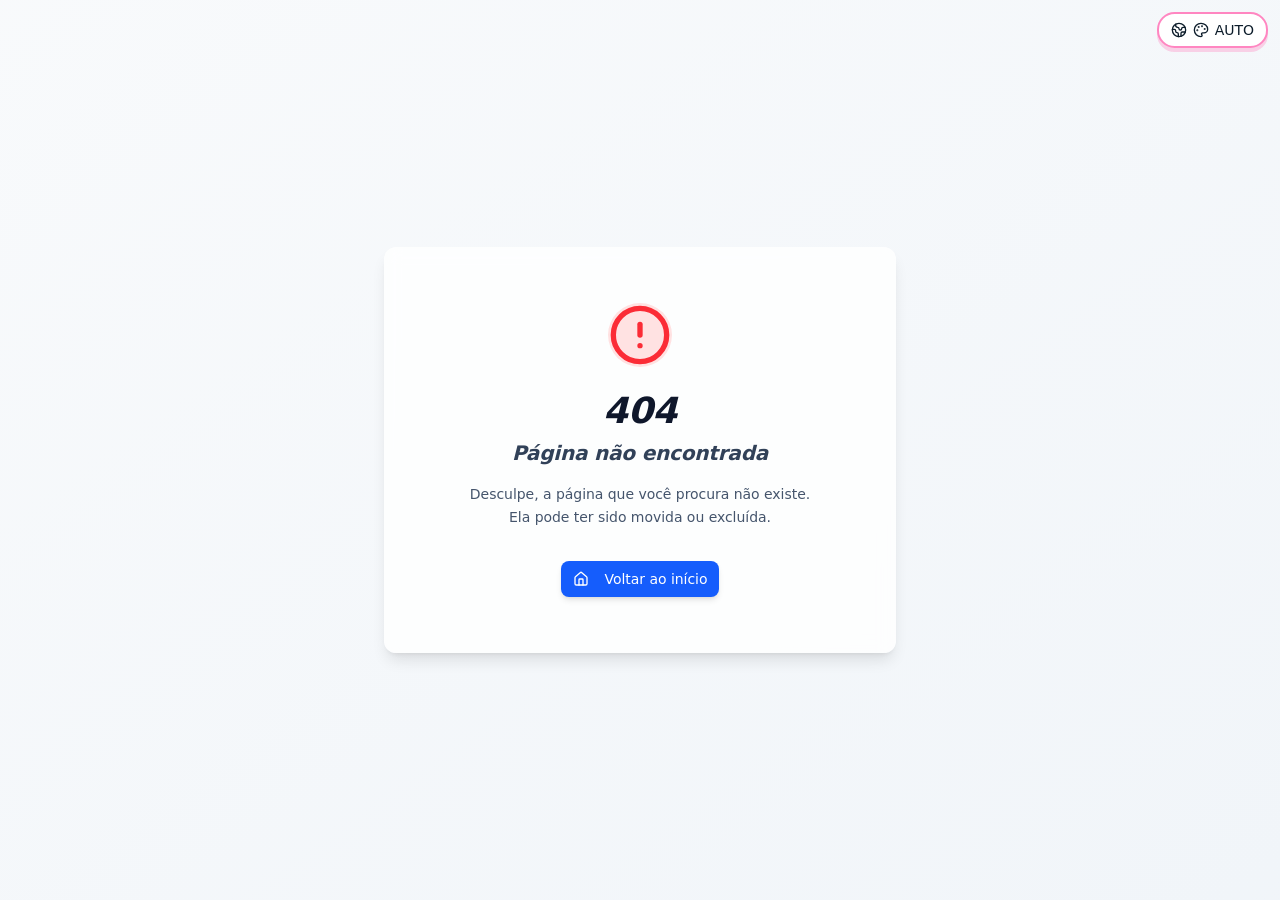
<file: index.html>
<!doctype html>
<html lang="pt-BR">

  <head>
    <meta charset="UTF-8" />
    <meta
      name="viewport"
      content="width=device-width, initial-scale=1.0" />
    <title>Shakstory — Estúdio do Autor</title>    
    <meta name="theme-color" content="#6e4bb6" />
    <link rel="icon" type="image/svg+xml" href="/shakstory-icon.svg" />
    <link rel="apple-touch-icon" href="/icons/icon-192.png" />
    <link rel="manifest" href="/manifest.webmanifest" crossorigin="use-credentials" />
    <link rel="preconnect" href="https://fonts.googleapis.com" />
    <link rel="preconnect" href="https://fonts.gstatic.com" crossorigin />
    <link href="https://fonts.googleapis.com/css2?family=Fraunces:ital,opsz,wght@0,9..144,400;0,9..144,600;1,9..144,400&family=Inter:wght@400;500;600&family=Gelasio:ital,wght@0,400;0,700;1,400&family=Lato:wght@400;700;900&display=swap" rel="stylesheet" />
    <script type="module" crossorigin src="/assets/index-Drra3K06.js"></script>
    <link rel="stylesheet" crossorigin href="/assets/index-C4Lzh-I1.css">
  </head>

  <body>
    <div id="root"></div>
  </body>

</html>
</file>
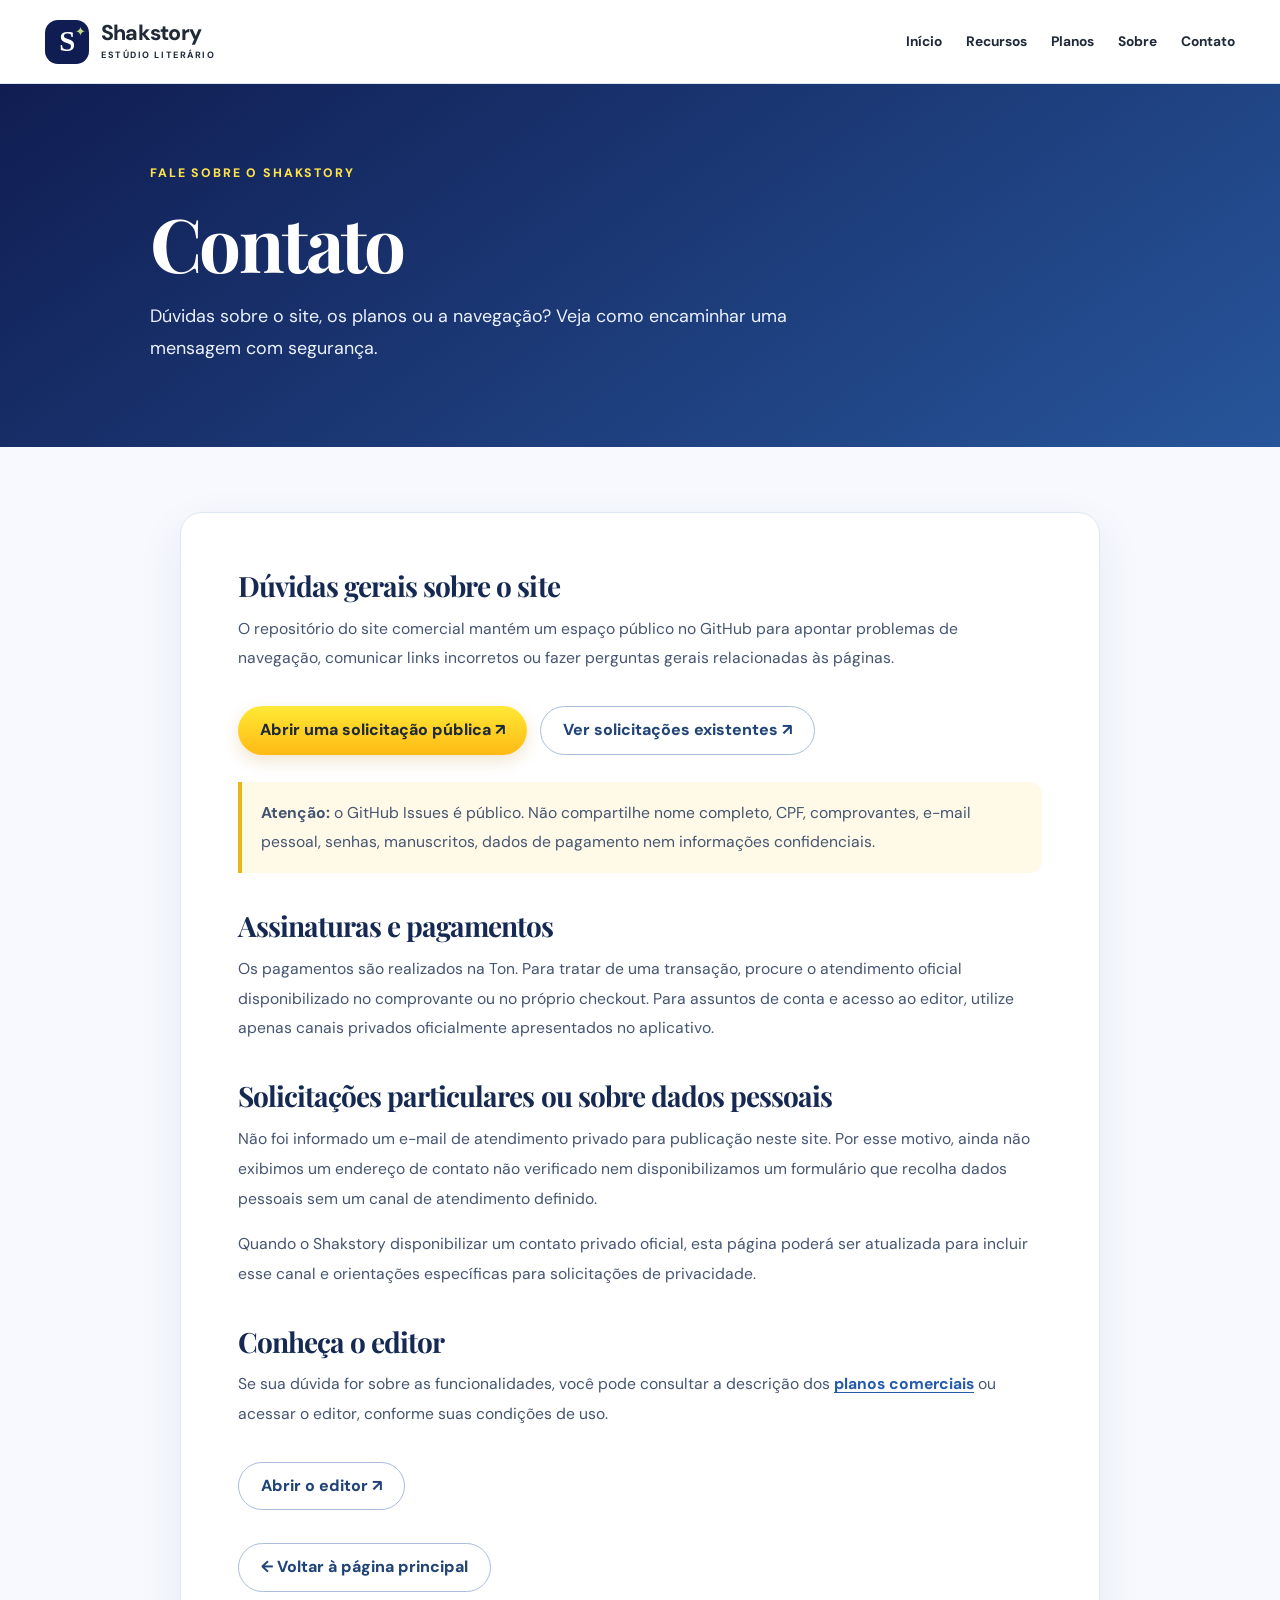
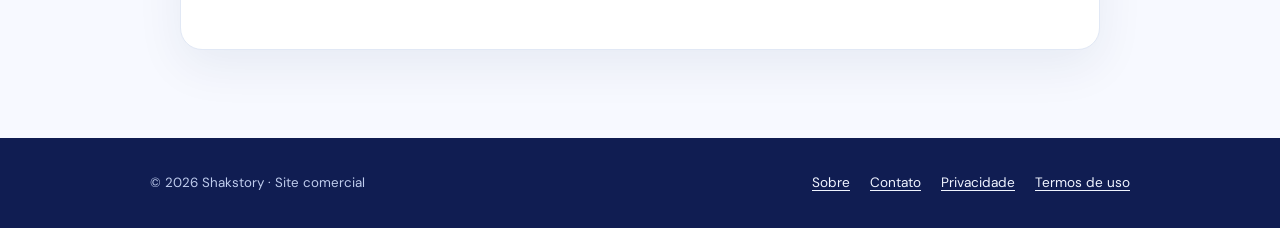
<file: contato.html>
<!doctype html><html lang="pt-BR"><head><meta charset="utf-8"><meta name="viewport" content="width=device-width, initial-scale=1"><meta name="theme-color" content="#101D52"><meta name="description" content="Canais de contato e orientações para dúvidas sobre o Shakstory."><title>Contato | Shakstory</title><link rel="icon" type="image/svg+xml" href="favicon.svg"><link rel="stylesheet" href="styles.css?v=pricing-spin-inspired-v1"><link rel="stylesheet" href="informacoes.css?v=1"><script defer src="script.js"></script></head><body><a class="skip-link" href="#conteudo">Pular para o conteúdo</a><header class="site-header"><div class="container nav-inner"><a class="brand" href="./" aria-label="Página inicial Shakstory"><span class="brand-mark">S<span>✦</span></span><span>Shakstory<small>ESTÚDIO LITERÁRIO</small></span></a><button type="button" class="menu-toggle" aria-expanded="false" aria-controls="main-nav" aria-label="Abrir menu"><span></span><span></span><span></span></button><nav id="main-nav" class="main-nav info-main-nav" aria-label="Menu principal"><a href="./">Início</a><a href="./#recursos">Recursos</a><a href="./#planos">Planos</a><a href="sobre.html">Sobre</a><a href="contato.html">Contato</a></nav></div></header><main id="conteudo"><section class="info-hero"><div class="info-shell"><span class="info-kicker">FALE SOBRE O SHAKSTORY</span><h1>Contato</h1><p>Dúvidas sobre o site, os planos ou a navegação? Veja como encaminhar uma mensagem com segurança.</p></div></section><section class="info-content"><div class="info-shell"><article class="info-paper"><h2>Dúvidas gerais sobre o site</h2><p>O repositório do site comercial mantém um espaço público no GitHub para apontar problemas de navegação, comunicar links incorretos ou fazer perguntas gerais relacionadas às páginas.</p><div class="info-actions"><a class="info-primary" href="https://github.com/Shaksperio/shakstory-site/issues/new" target="_blank" rel="noopener noreferrer">Abrir uma solicitação pública ↗</a><a class="info-secondary" href="https://github.com/Shaksperio/shakstory-site/issues" target="_blank" rel="noopener noreferrer">Ver solicitações existentes ↗</a></div><div class="info-notice"><p><strong>Atenção:</strong> o GitHub Issues é público. Não compartilhe nome completo, CPF, comprovantes, e-mail pessoal, senhas, manuscritos, dados de pagamento nem informações confidenciais.</p></div><h2>Assinaturas e pagamentos</h2><p>Os pagamentos são realizados na Ton. Para tratar de uma transação, procure o atendimento oficial disponibilizado no comprovante ou no próprio checkout. Para assuntos de conta e acesso ao editor, utilize apenas canais privados oficialmente apresentados no aplicativo.</p><h2>Solicitações particulares ou sobre dados pessoais</h2><p>Não foi informado um e-mail de atendimento privado para publicação neste site. Por esse motivo, ainda não exibimos um endereço de contato não verificado nem disponibilizamos um formulário que recolha dados pessoais sem um canal de atendimento definido.</p><p>Quando o Shakstory disponibilizar um contato privado oficial, esta página poderá ser atualizada para incluir esse canal e orientações específicas para solicitações de privacidade.</p><h2>Conheça o editor</h2><p>Se sua dúvida for sobre as funcionalidades, você pode consultar a descrição dos <a href="./#planos">planos comerciais</a> ou acessar o editor, conforme suas condições de uso.</p><div class="info-actions"><a class="info-secondary" href="https://shaksperio.github.io/Shakstory2/" target="_blank" rel="noopener noreferrer">Abrir o editor ↗</a></div><div class="info-actions"><a class="info-secondary" href="./">← Voltar à página principal</a></div></article></div></section></main><footer class="info-footer"><div class="info-shell"><small>© 2026 Shakstory · Site comercial</small><nav aria-label="Páginas institucionais"><a href="sobre.html">Sobre</a><a href="contato.html">Contato</a><a href="politica-de-privacidade.html">Privacidade</a><a href="termos-de-uso.html">Termos de uso</a></nav></div></footer></body></html>
</file>
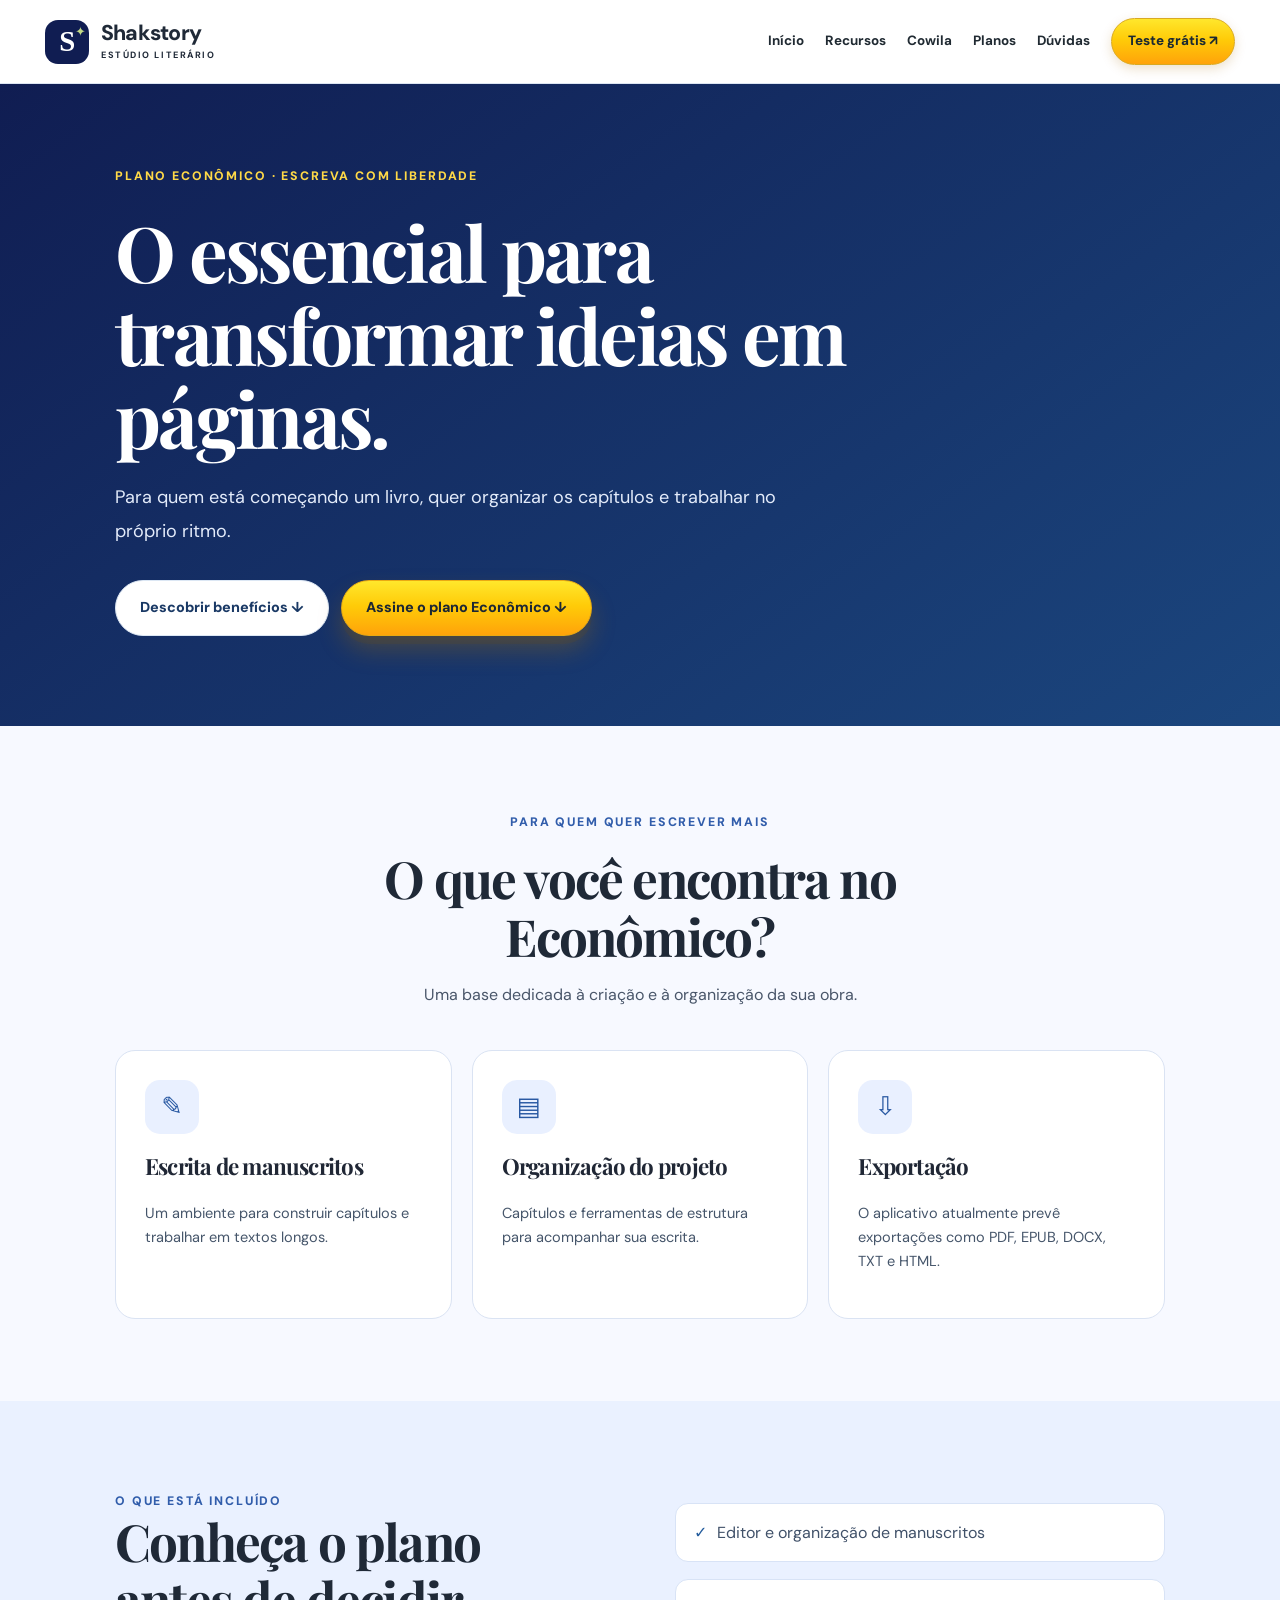
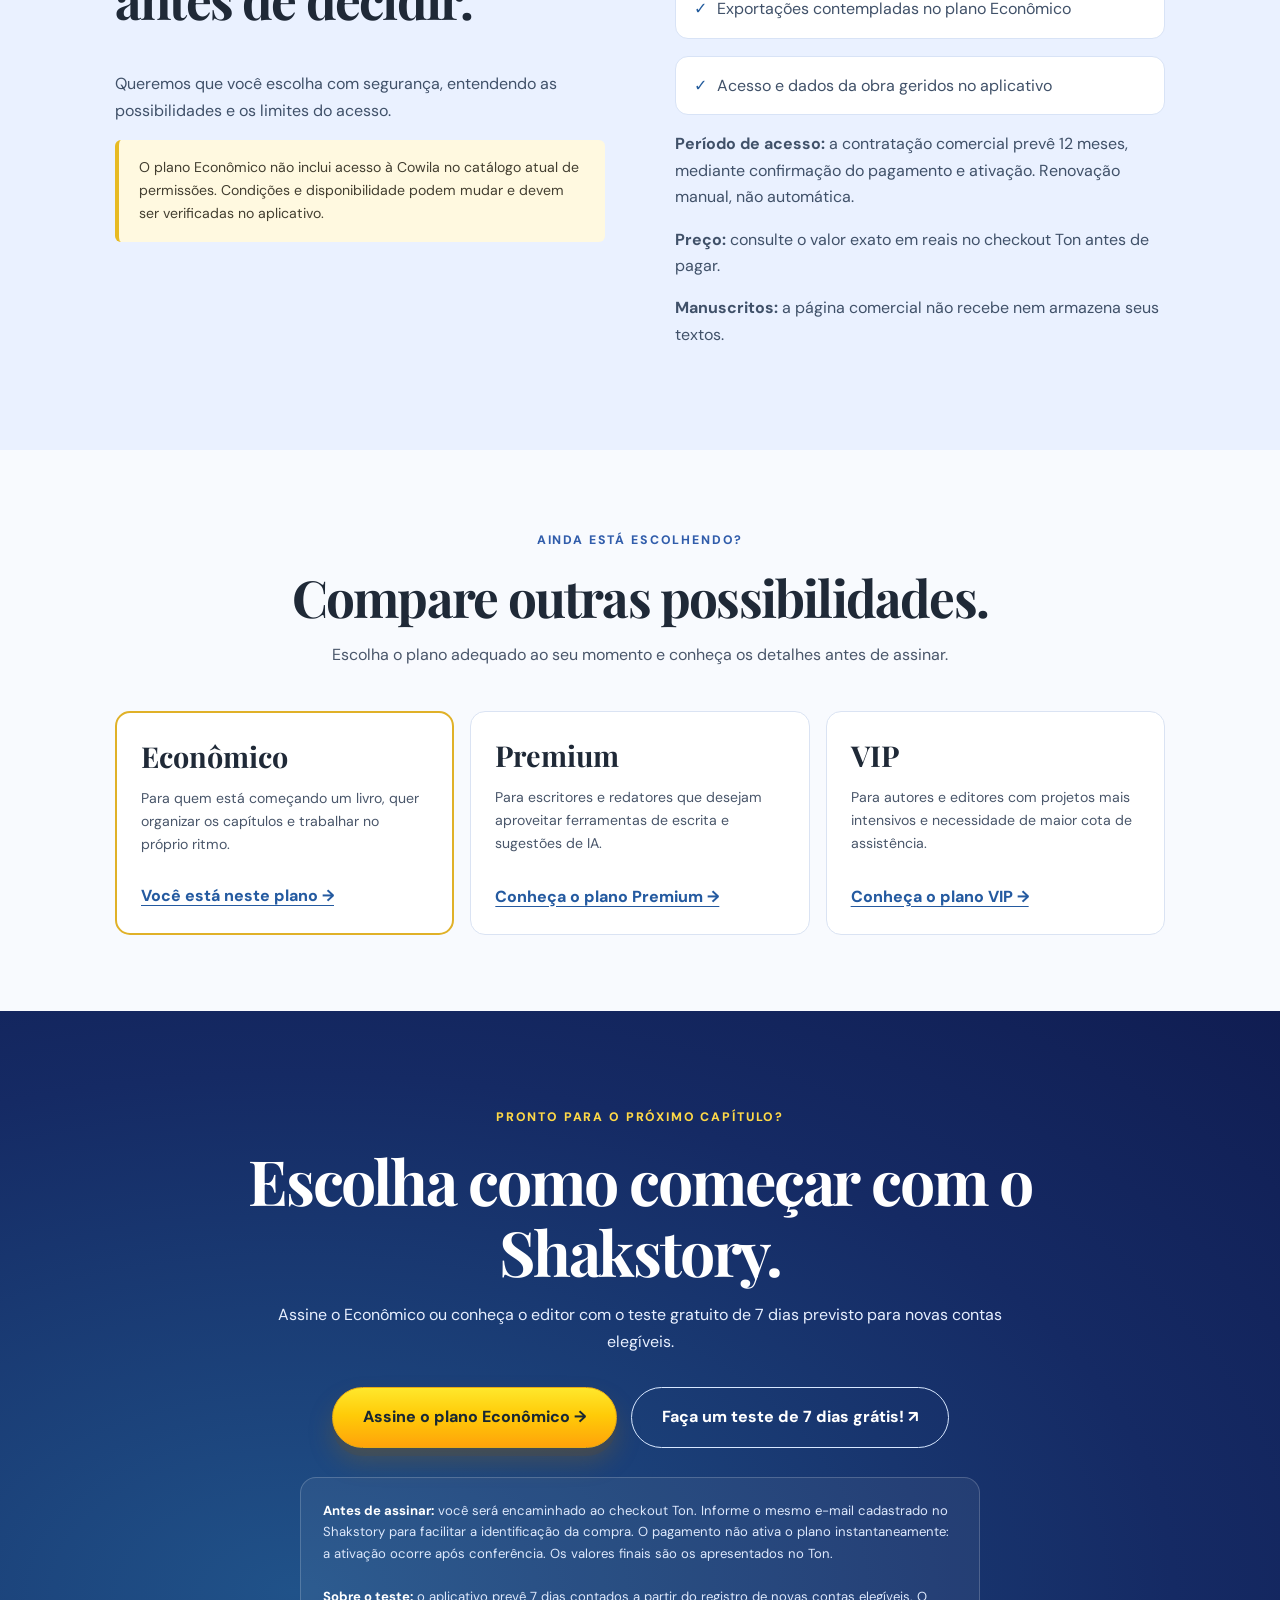
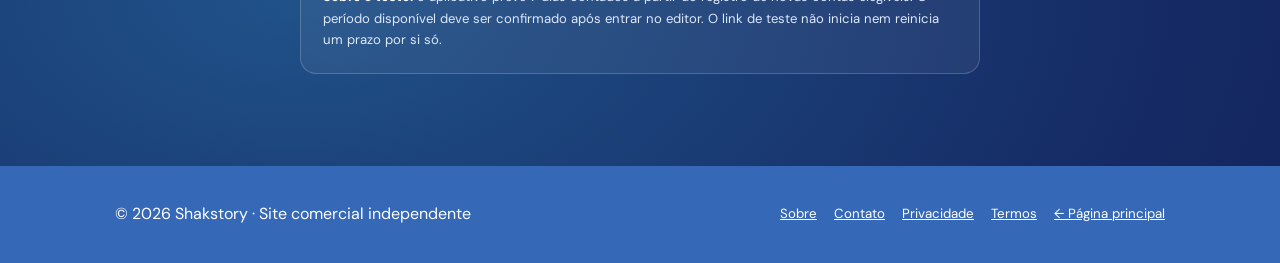
<file: plano-economico.html>
<!doctype html>
<html lang="pt-BR"><head><meta charset="utf-8"><meta name="viewport" content="width=device-width,initial-scale=1"><meta name="theme-color" content="#101D52"><meta name="description" content="Conheça o plano Econômico do Shakstory: recursos, condições, assinatura via Ton e teste gratuito de 7 dias para novos usuários elegíveis."><title>Plano Econômico | Shakstory</title><link rel="icon" href="favicon.svg" type="image/svg+xml"><link rel="stylesheet" href="styles.css?v=spin-navy-gold-20261019-v1"><link rel="stylesheet" href="planos.css?v=nav-gold-20261019-v2"><script defer src="script.js?v=plan-nav-20261019-v2"></script></head>
<body><a class="skip-link" href="#conteudo">Pular para o conteúdo</a><header class="site-header"><div class="container nav-inner"><a class="brand" href="./" aria-label="Shakstory início"><span class="brand-mark">S<span>✦</span></span><span>Shakstory<small>ESTÚDIO LITERÁRIO</small></span></a><button type="button" class="menu-toggle plan-menu-toggle" aria-expanded="false" aria-controls="main-nav" aria-label="Abrir menu"><span></span><span></span><span></span></button><nav id="main-nav" class="main-nav plan-main-nav" aria-label="Navegação do site"><a href="./">Início</a><a href="./#recursos">Recursos</a><a href="./#cowila">Cowila</a><a href="./#planos">Planos</a><a href="./#duvidas">Dúvidas</a><a class="plan-menu-trial" href="https://shaksperio.github.io/Shakstory2/" target="_blank" rel="noopener noreferrer">Teste grátis ↗</a></nav></div></header>
<main id="conteudo"><section class="plan-hero"><div class="plan-container"><span class="plan-eyebrow">PLANO ECONÔMICO · ESCREVA COM LIBERDADE</span><h1>O essencial para transformar ideias em páginas.</h1><p>Para quem está começando um livro, quer organizar os capítulos e trabalhar no próprio ritmo.</p><div class="actions"><a class="btn plan-discover" href="#beneficios">Descobrir benefícios ↓</a><a class="btn plan-primary-cta" href="#assinar">Assine o plano Econômico ↓</a></div></div></section>
<section class="plan-summary" id="beneficios"><div class="plan-container"><div class="plan-head"><span class="plan-eyebrow blue">PARA QUEM QUER ESCREVER MAIS</span><h2>O que você encontra no Econômico?</h2><p>Uma base dedicada à criação e à organização da sua obra.</p></div><div class="plan-benefits"><article class="plan-benefit"><span class="plan-ico" aria-hidden="true">✎</span><h3>Escrita de manuscritos</h3><p>Um ambiente para construir capítulos e trabalhar em textos longos.</p></article><article class="plan-benefit"><span class="plan-ico" aria-hidden="true">▤</span><h3>Organização do projeto</h3><p>Capítulos e ferramentas de estrutura para acompanhar sua escrita.</p></article><article class="plan-benefit"><span class="plan-ico" aria-hidden="true">⇩</span><h3>Exportação</h3><p>O aplicativo atualmente prevê exportações como PDF, EPUB, DOCX, TXT e HTML.</p></article></div></div></section>
<section class="plan-details"><div class="plan-container plan-details-layout"><div><span class="plan-eyebrow blue">O QUE ESTÁ INCLUÍDO</span><h2>Conheça o plano antes de decidir.</h2><p>Queremos que você escolha com segurança, entendendo as possibilidades e os limites do acesso.</p><div class="plan-note">O plano Econômico não inclui acesso à Cowila no catálogo atual de permissões. Condições e disponibilidade podem mudar e devem ser verificadas no aplicativo.</div></div><div><ul class="plan-checklist"><li>Editor e organização de manuscritos</li><li>Exportações contempladas no plano Econômico</li><li>Acesso e dados da obra geridos no aplicativo</li></ul><p><strong>Período de acesso:</strong> a contratação comercial prevê 12 meses, mediante confirmação do pagamento e ativação. Renovação manual, não automática.</p><p><strong>Preço:</strong> consulte o valor exato em reais no checkout Ton antes de pagar.</p><p><strong>Manuscritos:</strong> a página comercial não recebe nem armazena seus textos.</p></div></div></section>
<section class="plan-compare"><div class="plan-container"><div class="plan-head"><span class="plan-eyebrow blue">AINDA ESTÁ ESCOLHENDO?</span><h2>Compare outras possibilidades.</h2><p>Escolha o plano adequado ao seu momento e conheça os detalhes antes de assinar.</p></div><div class="plan-compare-grid"><article class="plan-mini current"><strong>Econômico</strong><p>Para quem está começando um livro, quer organizar os capítulos e trabalhar no próprio ritmo.</p><a href="plano-economico.html">Você está neste plano →</a></article><article class="plan-mini "><strong>Premium</strong><p>Para escritores e redatores que desejam aproveitar ferramentas de escrita e sugestões de IA.</p><a href="plano-premium.html">Conheça o plano Premium →</a></article><article class="plan-mini "><strong>VIP</strong><p>Para autores e editores com projetos mais intensivos e necessidade de maior cota de assistência.</p><a href="plano-vip.html">Conheça o plano VIP →</a></article></div></div></section>
<section class="plan-convert" id="assinar"><div class="plan-container"><span class="plan-eyebrow">PRONTO PARA O PRÓXIMO CAPÍTULO?</span><h2>Escolha como começar com o Shakstory.</h2><p>Assine o Econômico ou conheça o editor com o teste gratuito de 7 dias previsto para novas contas elegíveis.</p><div class="actions"><a class="btn-gold" href="https://payment-link-v3.ton.com.br/pl_Qyb50EZoXMYnqbNTepS6qdxGVJjpg37P" target="_blank" rel="noopener noreferrer">Assine o plano Econômico →</a><a class="btn-outline-white" href="https://shaksperio.github.io/Shakstory2/" target="_blank" rel="noopener noreferrer">Faça um teste de 7 dias grátis! ↗</a></div><div class="terms"><strong>Antes de assinar:</strong> você será encaminhado ao checkout Ton. Informe o mesmo e-mail cadastrado no Shakstory para facilitar a identificação da compra. O pagamento não ativa o plano instantaneamente: a ativação ocorre após conferência. Os valores finais são os apresentados no Ton.<br><br><strong>Sobre o teste:</strong> o aplicativo prevê 7 dias contados a partir do registro de novas contas elegíveis. O período disponível deve ser confirmado após entrar no editor. O link de teste não inicia nem reinicia um prazo por si só.</div></div></section></main><footer class="plan-footer"><div class="plan-container"><span>© 2026 Shakstory · Site comercial independente</span><nav class="plan-legal-links" aria-label="Informações institucionais"><a href="sobre.html">Sobre</a><a href="contato.html">Contato</a><a href="politica-de-privacidade.html">Privacidade</a><a href="termos-de-uso.html">Termos</a><a href="./#planos">← Página principal</a></nav></div></footer></body></html>
</file>
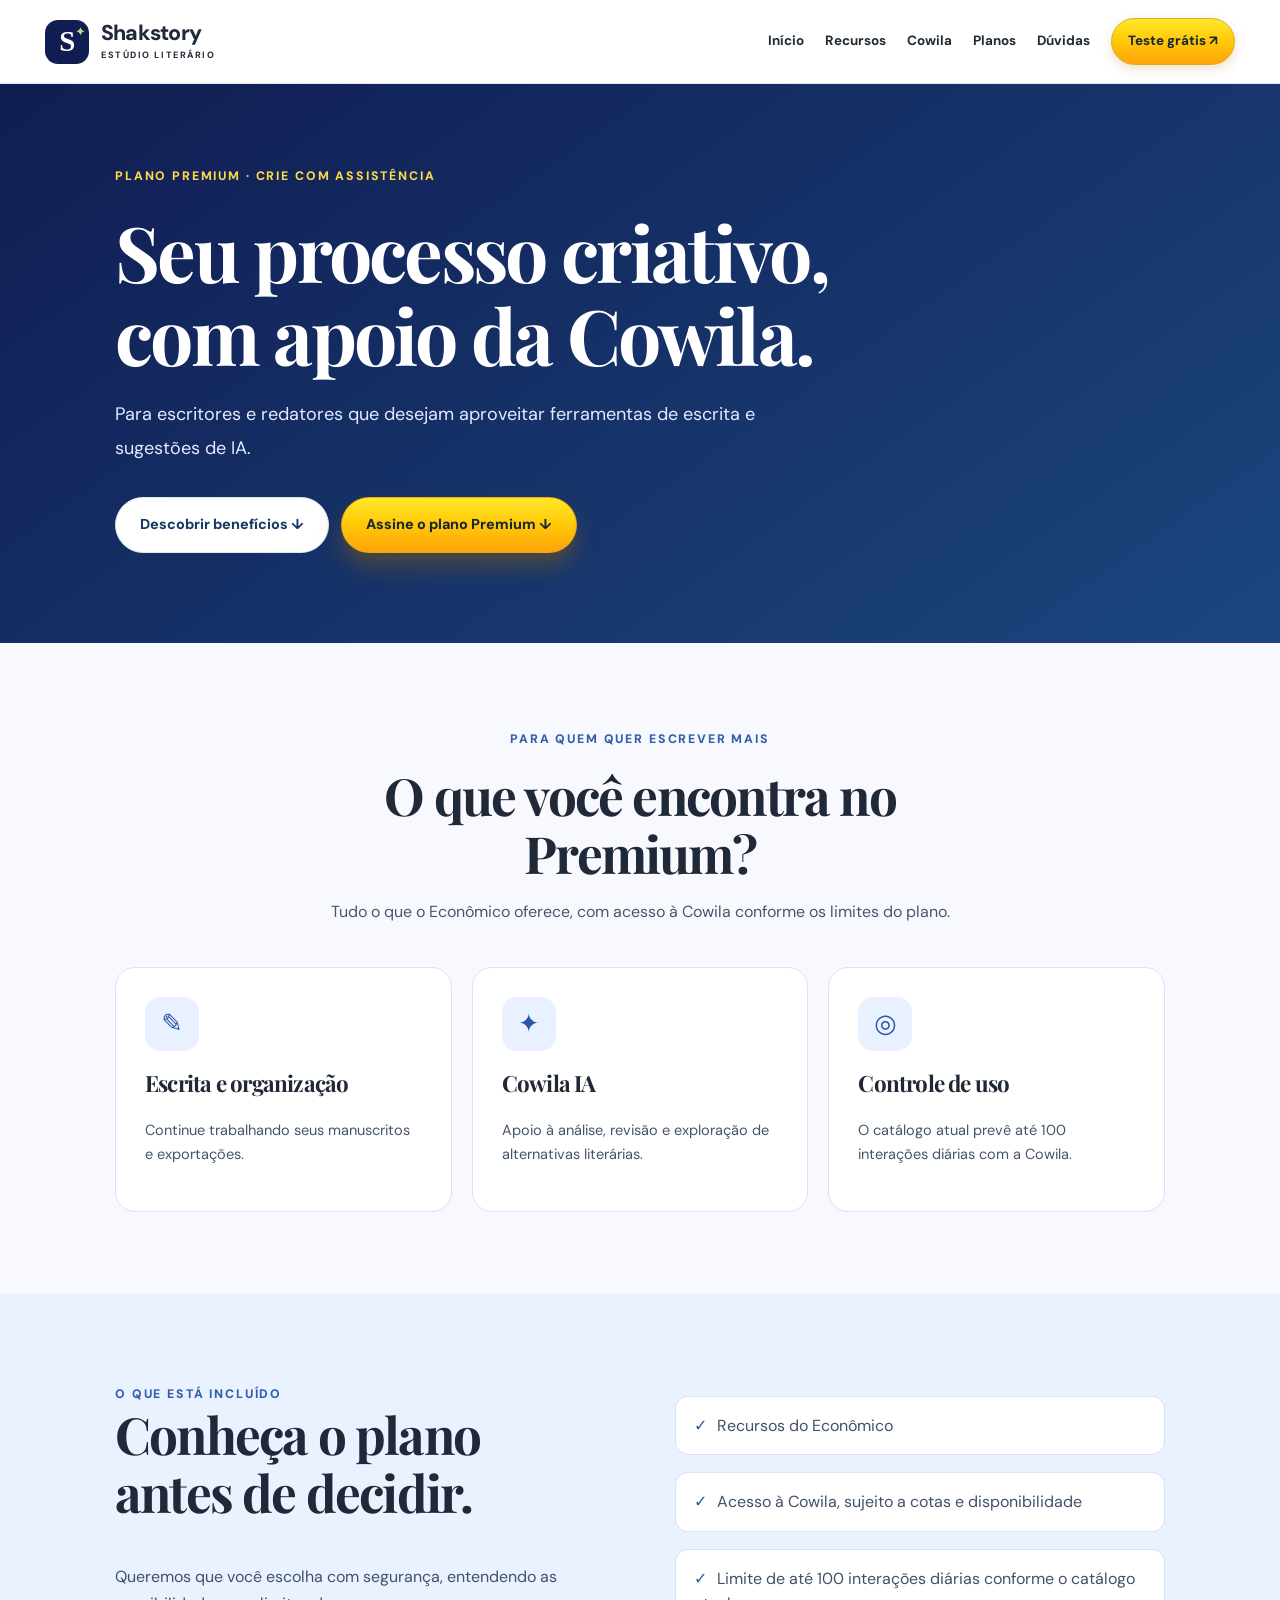
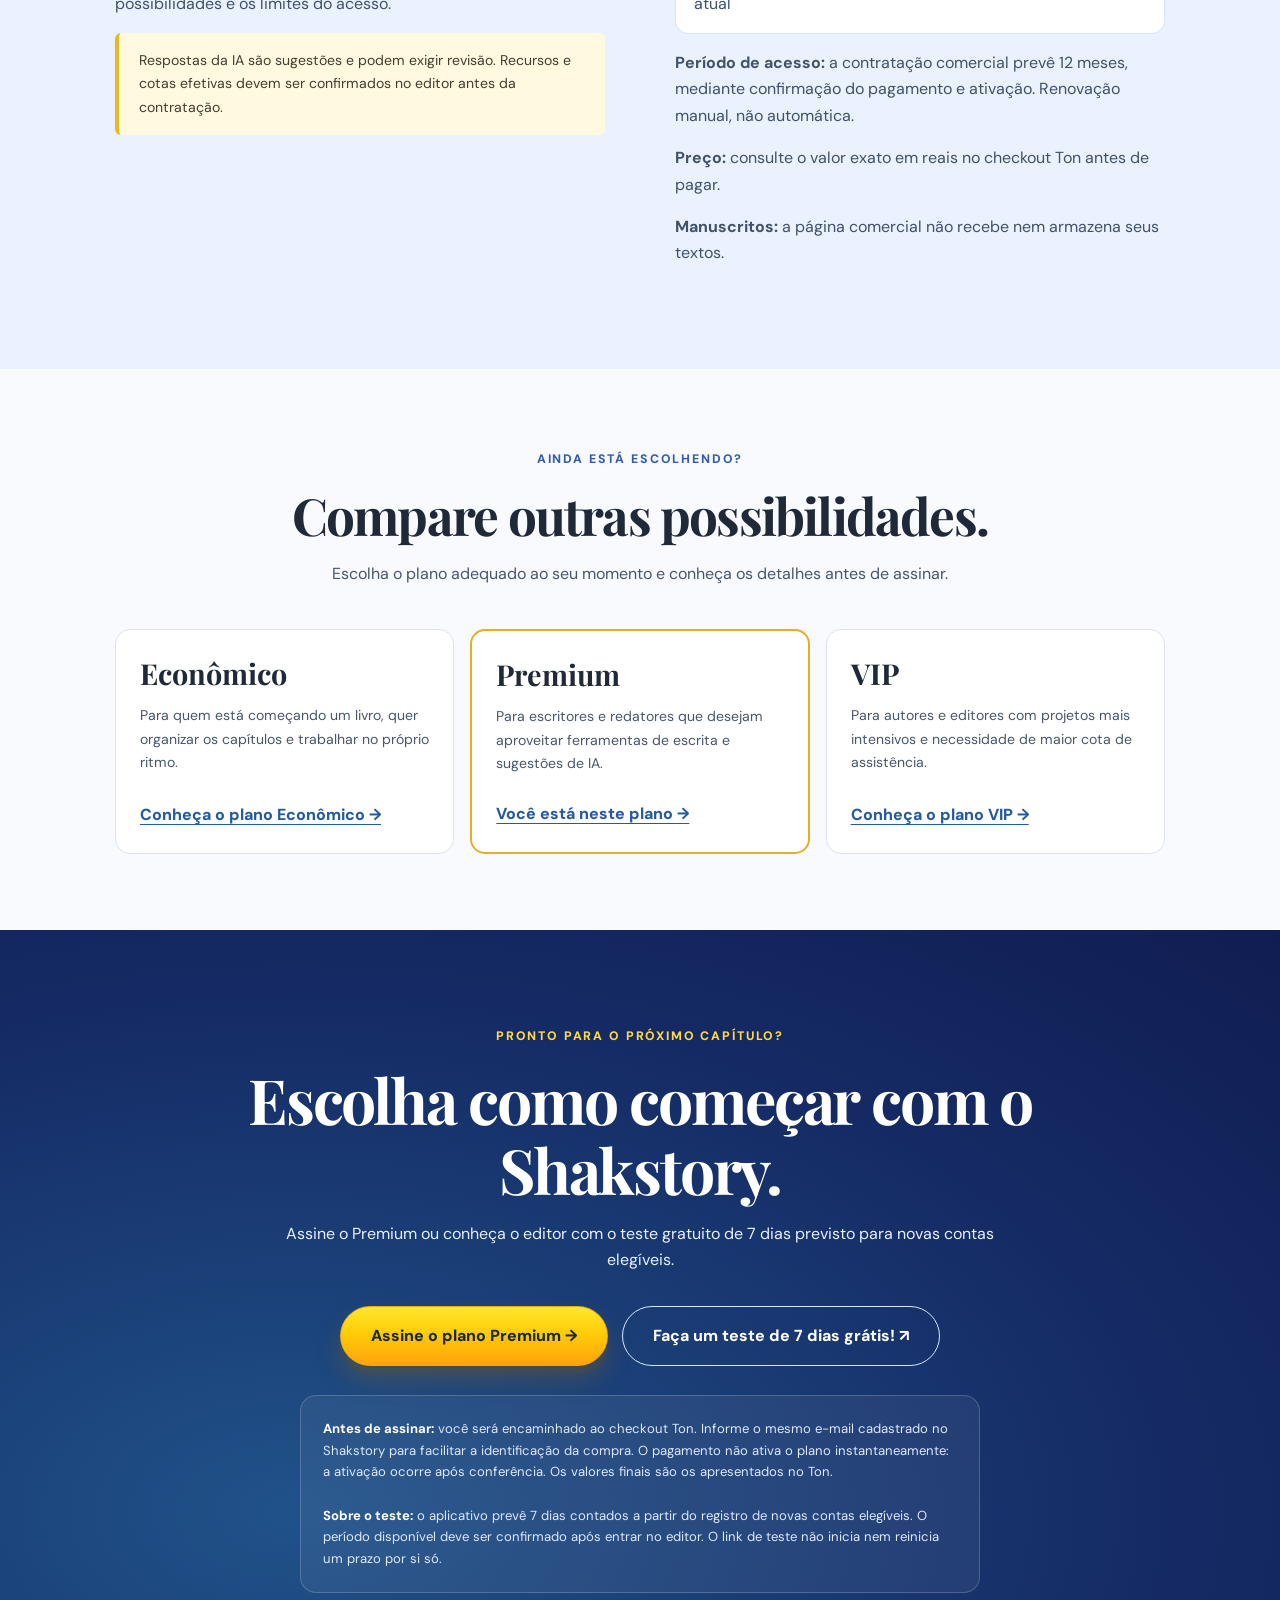
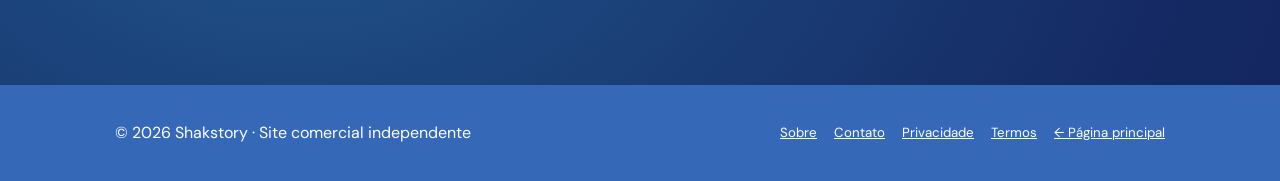
<file: plano-premium.html>
<!doctype html>
<html lang="pt-BR"><head><meta charset="utf-8"><meta name="viewport" content="width=device-width,initial-scale=1"><meta name="theme-color" content="#101D52"><meta name="description" content="Conheça o plano Premium do Shakstory: recursos, condições, assinatura via Ton e teste gratuito de 7 dias para novos usuários elegíveis."><title>Plano Premium | Shakstory</title><link rel="icon" href="favicon.svg" type="image/svg+xml"><link rel="stylesheet" href="styles.css?v=spin-navy-gold-20261019-v1"><link rel="stylesheet" href="planos.css?v=nav-gold-20261019-v2"><script defer src="script.js?v=plan-nav-20261019-v2"></script></head>
<body><a class="skip-link" href="#conteudo">Pular para o conteúdo</a><header class="site-header"><div class="container nav-inner"><a class="brand" href="./" aria-label="Shakstory início"><span class="brand-mark">S<span>✦</span></span><span>Shakstory<small>ESTÚDIO LITERÁRIO</small></span></a><button type="button" class="menu-toggle plan-menu-toggle" aria-expanded="false" aria-controls="main-nav" aria-label="Abrir menu"><span></span><span></span><span></span></button><nav id="main-nav" class="main-nav plan-main-nav" aria-label="Navegação do site"><a href="./">Início</a><a href="./#recursos">Recursos</a><a href="./#cowila">Cowila</a><a href="./#planos">Planos</a><a href="./#duvidas">Dúvidas</a><a class="plan-menu-trial" href="https://shaksperio.github.io/Shakstory2/" target="_blank" rel="noopener noreferrer">Teste grátis ↗</a></nav></div></header>
<main id="conteudo"><section class="plan-hero"><div class="plan-container"><span class="plan-eyebrow">PLANO PREMIUM · CRIE COM ASSISTÊNCIA</span><h1>Seu processo criativo, com apoio da Cowila.</h1><p>Para escritores e redatores que desejam aproveitar ferramentas de escrita e sugestões de IA.</p><div class="actions"><a class="btn plan-discover" href="#beneficios">Descobrir benefícios ↓</a><a class="btn plan-primary-cta" href="#assinar">Assine o plano Premium ↓</a></div></div></section>
<section class="plan-summary" id="beneficios"><div class="plan-container"><div class="plan-head"><span class="plan-eyebrow blue">PARA QUEM QUER ESCREVER MAIS</span><h2>O que você encontra no Premium?</h2><p>Tudo o que o Econômico oferece, com acesso à Cowila conforme os limites do plano.</p></div><div class="plan-benefits"><article class="plan-benefit"><span class="plan-ico" aria-hidden="true">✎</span><h3>Escrita e organização</h3><p>Continue trabalhando seus manuscritos e exportações.</p></article><article class="plan-benefit"><span class="plan-ico" aria-hidden="true">✦</span><h3>Cowila IA</h3><p>Apoio à análise, revisão e exploração de alternativas literárias.</p></article><article class="plan-benefit"><span class="plan-ico" aria-hidden="true">◎</span><h3>Controle de uso</h3><p>O catálogo atual prevê até 100 interações diárias com a Cowila.</p></article></div></div></section>
<section class="plan-details"><div class="plan-container plan-details-layout"><div><span class="plan-eyebrow blue">O QUE ESTÁ INCLUÍDO</span><h2>Conheça o plano antes de decidir.</h2><p>Queremos que você escolha com segurança, entendendo as possibilidades e os limites do acesso.</p><div class="plan-note">Respostas da IA são sugestões e podem exigir revisão. Recursos e cotas efetivas devem ser confirmados no editor antes da contratação.</div></div><div><ul class="plan-checklist"><li>Recursos do Econômico</li><li>Acesso à Cowila, sujeito a cotas e disponibilidade</li><li>Limite de até 100 interações diárias conforme o catálogo atual</li></ul><p><strong>Período de acesso:</strong> a contratação comercial prevê 12 meses, mediante confirmação do pagamento e ativação. Renovação manual, não automática.</p><p><strong>Preço:</strong> consulte o valor exato em reais no checkout Ton antes de pagar.</p><p><strong>Manuscritos:</strong> a página comercial não recebe nem armazena seus textos.</p></div></div></section>
<section class="plan-compare"><div class="plan-container"><div class="plan-head"><span class="plan-eyebrow blue">AINDA ESTÁ ESCOLHENDO?</span><h2>Compare outras possibilidades.</h2><p>Escolha o plano adequado ao seu momento e conheça os detalhes antes de assinar.</p></div><div class="plan-compare-grid"><article class="plan-mini "><strong>Econômico</strong><p>Para quem está começando um livro, quer organizar os capítulos e trabalhar no próprio ritmo.</p><a href="plano-economico.html">Conheça o plano Econômico →</a></article><article class="plan-mini current"><strong>Premium</strong><p>Para escritores e redatores que desejam aproveitar ferramentas de escrita e sugestões de IA.</p><a href="plano-premium.html">Você está neste plano →</a></article><article class="plan-mini "><strong>VIP</strong><p>Para autores e editores com projetos mais intensivos e necessidade de maior cota de assistência.</p><a href="plano-vip.html">Conheça o plano VIP →</a></article></div></div></section>
<section class="plan-convert" id="assinar"><div class="plan-container"><span class="plan-eyebrow">PRONTO PARA O PRÓXIMO CAPÍTULO?</span><h2>Escolha como começar com o Shakstory.</h2><p>Assine o Premium ou conheça o editor com o teste gratuito de 7 dias previsto para novas contas elegíveis.</p><div class="actions"><a class="btn-gold" href="https://payment-link-v3.ton.com.br/pl_kDm9pl62Jd4aKwxCvpsPYGXRPNjM5QWb" target="_blank" rel="noopener noreferrer">Assine o plano Premium →</a><a class="btn-outline-white" href="https://shaksperio.github.io/Shakstory2/" target="_blank" rel="noopener noreferrer">Faça um teste de 7 dias grátis! ↗</a></div><div class="terms"><strong>Antes de assinar:</strong> você será encaminhado ao checkout Ton. Informe o mesmo e-mail cadastrado no Shakstory para facilitar a identificação da compra. O pagamento não ativa o plano instantaneamente: a ativação ocorre após conferência. Os valores finais são os apresentados no Ton.<br><br><strong>Sobre o teste:</strong> o aplicativo prevê 7 dias contados a partir do registro de novas contas elegíveis. O período disponível deve ser confirmado após entrar no editor. O link de teste não inicia nem reinicia um prazo por si só.</div></div></section></main><footer class="plan-footer"><div class="plan-container"><span>© 2026 Shakstory · Site comercial independente</span><nav class="plan-legal-links" aria-label="Informações institucionais"><a href="sobre.html">Sobre</a><a href="contato.html">Contato</a><a href="politica-de-privacidade.html">Privacidade</a><a href="termos-de-uso.html">Termos</a><a href="./#planos">← Página principal</a></nav></div></footer></body></html>
</file>
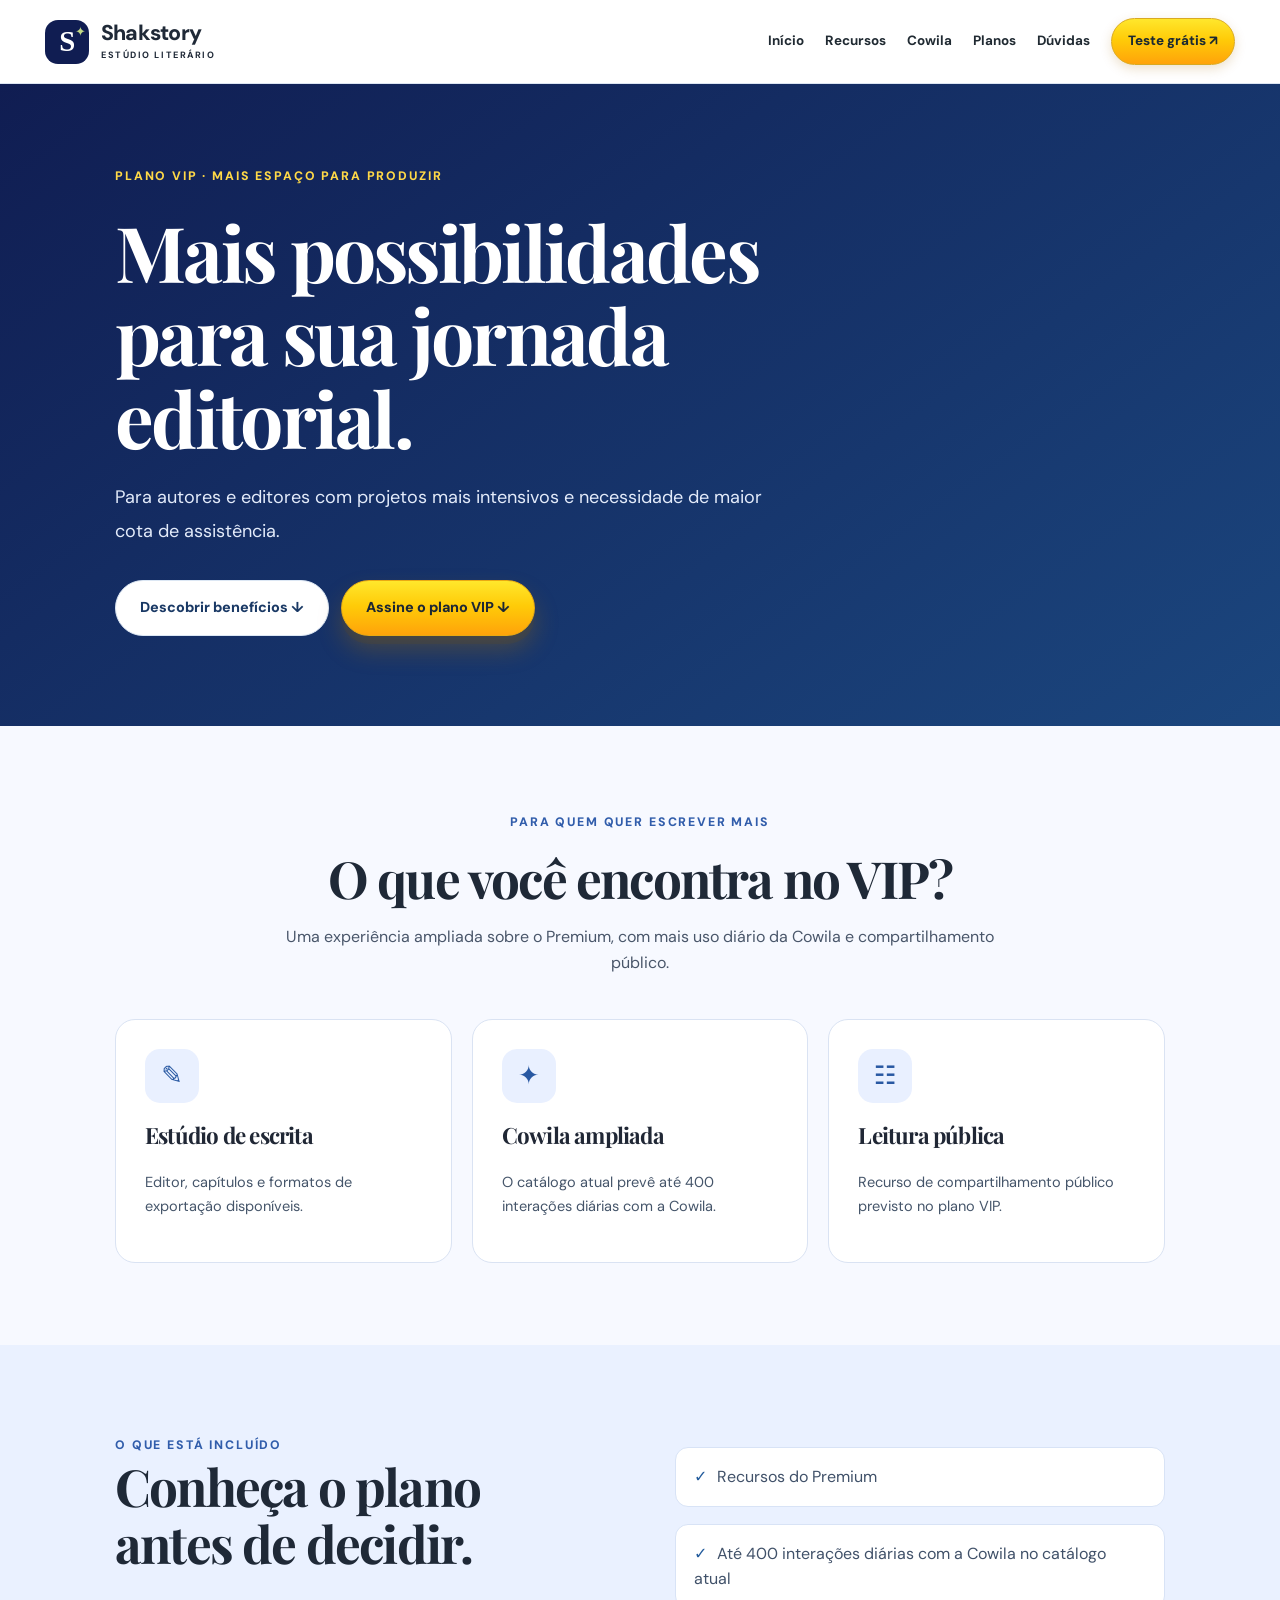
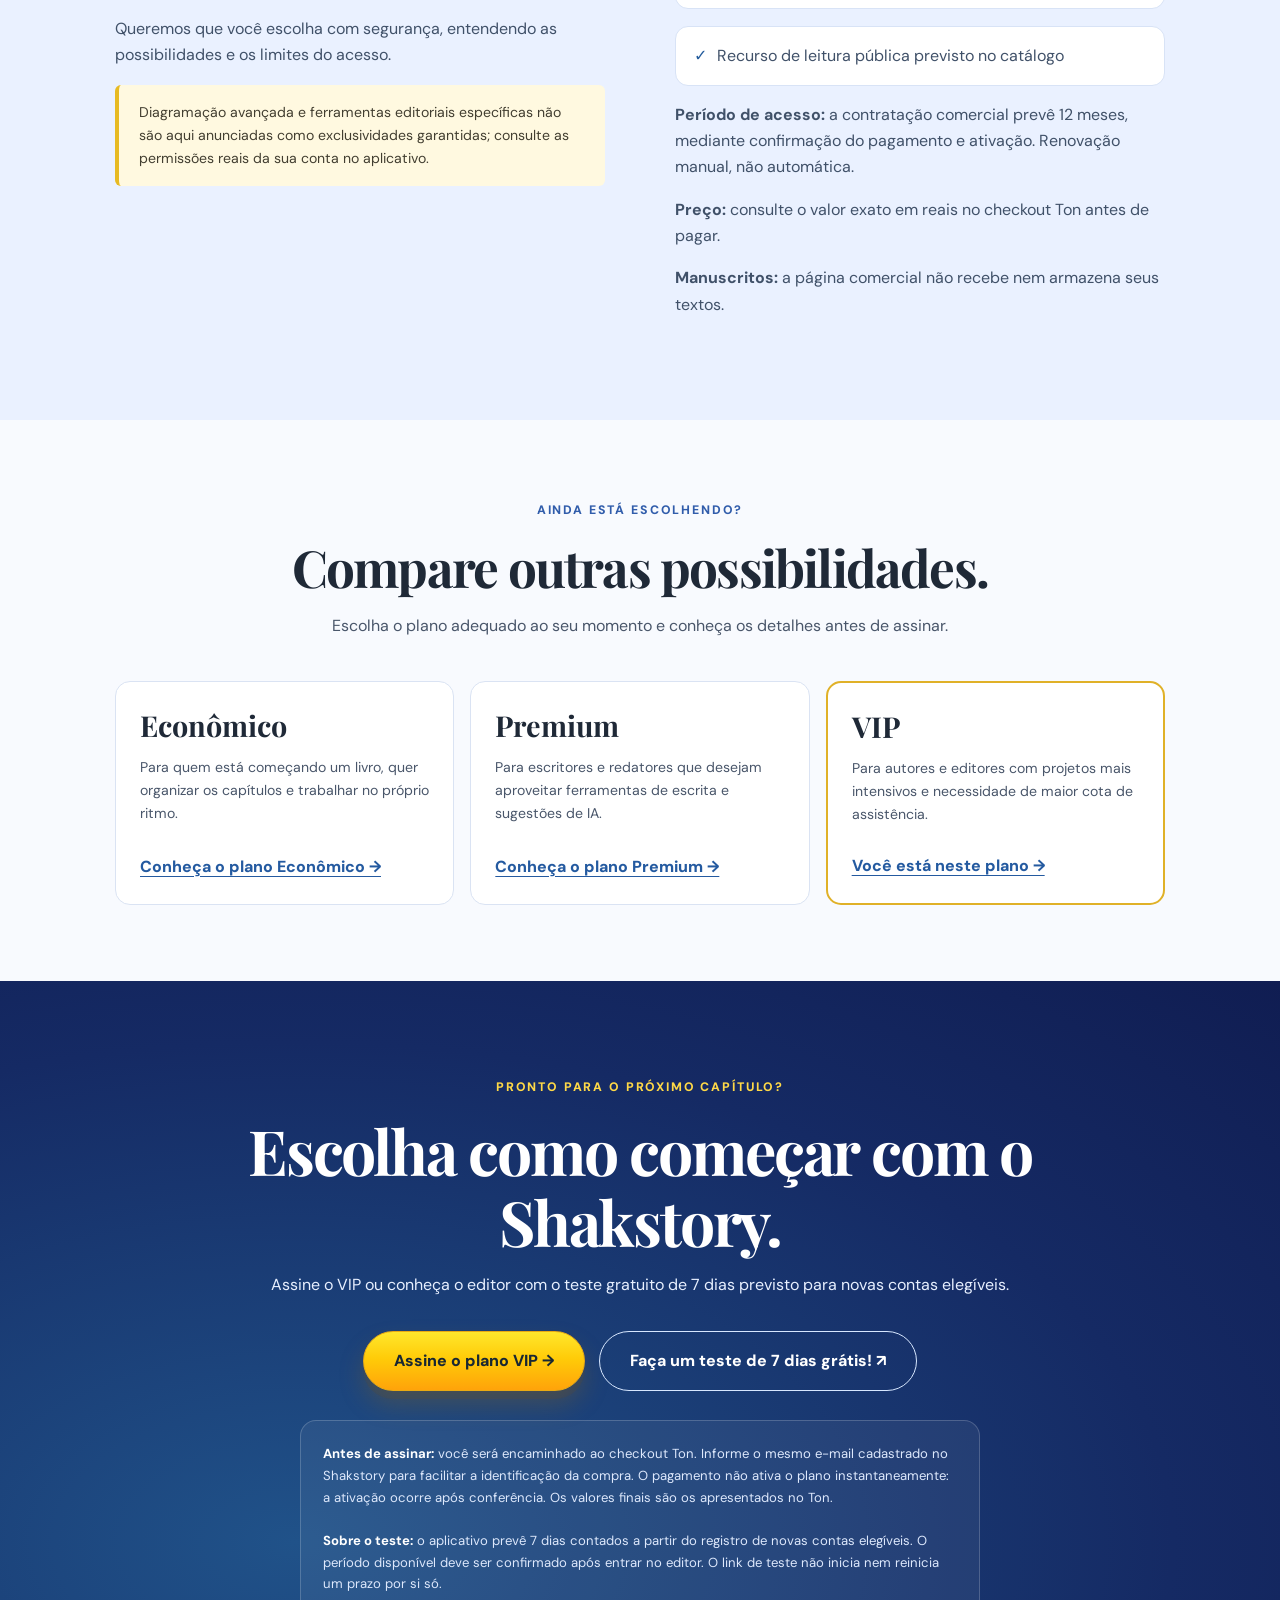
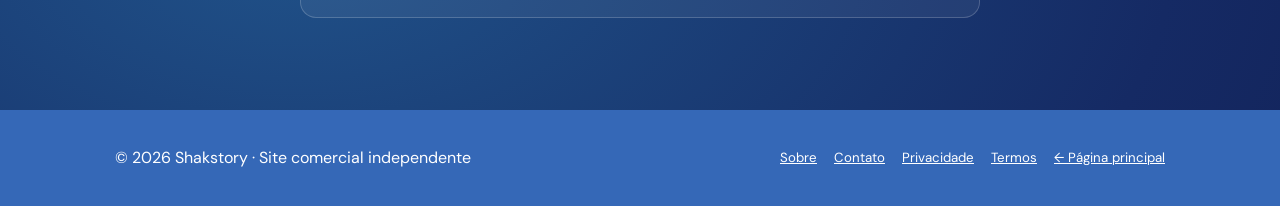
<file: plano-vip.html>
<!doctype html>
<html lang="pt-BR"><head><meta charset="utf-8"><meta name="viewport" content="width=device-width,initial-scale=1"><meta name="theme-color" content="#101D52"><meta name="description" content="Conheça o plano VIP do Shakstory: recursos, condições, assinatura via Ton e teste gratuito de 7 dias para novos usuários elegíveis."><title>Plano VIP | Shakstory</title><link rel="icon" href="favicon.svg" type="image/svg+xml"><link rel="stylesheet" href="styles.css?v=spin-navy-gold-20261019-v1"><link rel="stylesheet" href="planos.css?v=nav-gold-20261019-v2"><script defer src="script.js?v=plan-nav-20261019-v2"></script></head>
<body><a class="skip-link" href="#conteudo">Pular para o conteúdo</a><header class="site-header"><div class="container nav-inner"><a class="brand" href="./" aria-label="Shakstory início"><span class="brand-mark">S<span>✦</span></span><span>Shakstory<small>ESTÚDIO LITERÁRIO</small></span></a><button type="button" class="menu-toggle plan-menu-toggle" aria-expanded="false" aria-controls="main-nav" aria-label="Abrir menu"><span></span><span></span><span></span></button><nav id="main-nav" class="main-nav plan-main-nav" aria-label="Navegação do site"><a href="./">Início</a><a href="./#recursos">Recursos</a><a href="./#cowila">Cowila</a><a href="./#planos">Planos</a><a href="./#duvidas">Dúvidas</a><a class="plan-menu-trial" href="https://shaksperio.github.io/Shakstory2/" target="_blank" rel="noopener noreferrer">Teste grátis ↗</a></nav></div></header>
<main id="conteudo"><section class="plan-hero"><div class="plan-container"><span class="plan-eyebrow">PLANO VIP · MAIS ESPAÇO PARA PRODUZIR</span><h1>Mais possibilidades para sua jornada editorial.</h1><p>Para autores e editores com projetos mais intensivos e necessidade de maior cota de assistência.</p><div class="actions"><a class="btn plan-discover" href="#beneficios">Descobrir benefícios ↓</a><a class="btn plan-primary-cta" href="#assinar">Assine o plano VIP ↓</a></div></div></section>
<section class="plan-summary" id="beneficios"><div class="plan-container"><div class="plan-head"><span class="plan-eyebrow blue">PARA QUEM QUER ESCREVER MAIS</span><h2>O que você encontra no VIP?</h2><p>Uma experiência ampliada sobre o Premium, com mais uso diário da Cowila e compartilhamento público.</p></div><div class="plan-benefits"><article class="plan-benefit"><span class="plan-ico" aria-hidden="true">✎</span><h3>Estúdio de escrita</h3><p>Editor, capítulos e formatos de exportação disponíveis.</p></article><article class="plan-benefit"><span class="plan-ico" aria-hidden="true">✦</span><h3>Cowila ampliada</h3><p>O catálogo atual prevê até 400 interações diárias com a Cowila.</p></article><article class="plan-benefit"><span class="plan-ico" aria-hidden="true">☷</span><h3>Leitura pública</h3><p>Recurso de compartilhamento público previsto no plano VIP.</p></article></div></div></section>
<section class="plan-details"><div class="plan-container plan-details-layout"><div><span class="plan-eyebrow blue">O QUE ESTÁ INCLUÍDO</span><h2>Conheça o plano antes de decidir.</h2><p>Queremos que você escolha com segurança, entendendo as possibilidades e os limites do acesso.</p><div class="plan-note">Diagramação avançada e ferramentas editoriais específicas não são aqui anunciadas como exclusividades garantidas; consulte as permissões reais da sua conta no aplicativo.</div></div><div><ul class="plan-checklist"><li>Recursos do Premium</li><li>Até 400 interações diárias com a Cowila no catálogo atual</li><li>Recurso de leitura pública previsto no catálogo</li></ul><p><strong>Período de acesso:</strong> a contratação comercial prevê 12 meses, mediante confirmação do pagamento e ativação. Renovação manual, não automática.</p><p><strong>Preço:</strong> consulte o valor exato em reais no checkout Ton antes de pagar.</p><p><strong>Manuscritos:</strong> a página comercial não recebe nem armazena seus textos.</p></div></div></section>
<section class="plan-compare"><div class="plan-container"><div class="plan-head"><span class="plan-eyebrow blue">AINDA ESTÁ ESCOLHENDO?</span><h2>Compare outras possibilidades.</h2><p>Escolha o plano adequado ao seu momento e conheça os detalhes antes de assinar.</p></div><div class="plan-compare-grid"><article class="plan-mini "><strong>Econômico</strong><p>Para quem está começando um livro, quer organizar os capítulos e trabalhar no próprio ritmo.</p><a href="plano-economico.html">Conheça o plano Econômico →</a></article><article class="plan-mini "><strong>Premium</strong><p>Para escritores e redatores que desejam aproveitar ferramentas de escrita e sugestões de IA.</p><a href="plano-premium.html">Conheça o plano Premium →</a></article><article class="plan-mini current"><strong>VIP</strong><p>Para autores e editores com projetos mais intensivos e necessidade de maior cota de assistência.</p><a href="plano-vip.html">Você está neste plano →</a></article></div></div></section>
<section class="plan-convert" id="assinar"><div class="plan-container"><span class="plan-eyebrow">PRONTO PARA O PRÓXIMO CAPÍTULO?</span><h2>Escolha como começar com o Shakstory.</h2><p>Assine o VIP ou conheça o editor com o teste gratuito de 7 dias previsto para novas contas elegíveis.</p><div class="actions"><a class="btn-gold" href="https://payment-link-v3.ton.com.br/pl_wDnyeqQM0rPBzPVHjfK6RjgWb3Ya19Xl" target="_blank" rel="noopener noreferrer">Assine o plano VIP →</a><a class="btn-outline-white" href="https://shaksperio.github.io/Shakstory2/" target="_blank" rel="noopener noreferrer">Faça um teste de 7 dias grátis! ↗</a></div><div class="terms"><strong>Antes de assinar:</strong> você será encaminhado ao checkout Ton. Informe o mesmo e-mail cadastrado no Shakstory para facilitar a identificação da compra. O pagamento não ativa o plano instantaneamente: a ativação ocorre após conferência. Os valores finais são os apresentados no Ton.<br><br><strong>Sobre o teste:</strong> o aplicativo prevê 7 dias contados a partir do registro de novas contas elegíveis. O período disponível deve ser confirmado após entrar no editor. O link de teste não inicia nem reinicia um prazo por si só.</div></div></section></main><footer class="plan-footer"><div class="plan-container"><span>© 2026 Shakstory · Site comercial independente</span><nav class="plan-legal-links" aria-label="Informações institucionais"><a href="sobre.html">Sobre</a><a href="contato.html">Contato</a><a href="politica-de-privacidade.html">Privacidade</a><a href="termos-de-uso.html">Termos</a><a href="./#planos">← Página principal</a></nav></div></footer></body></html>
</file>
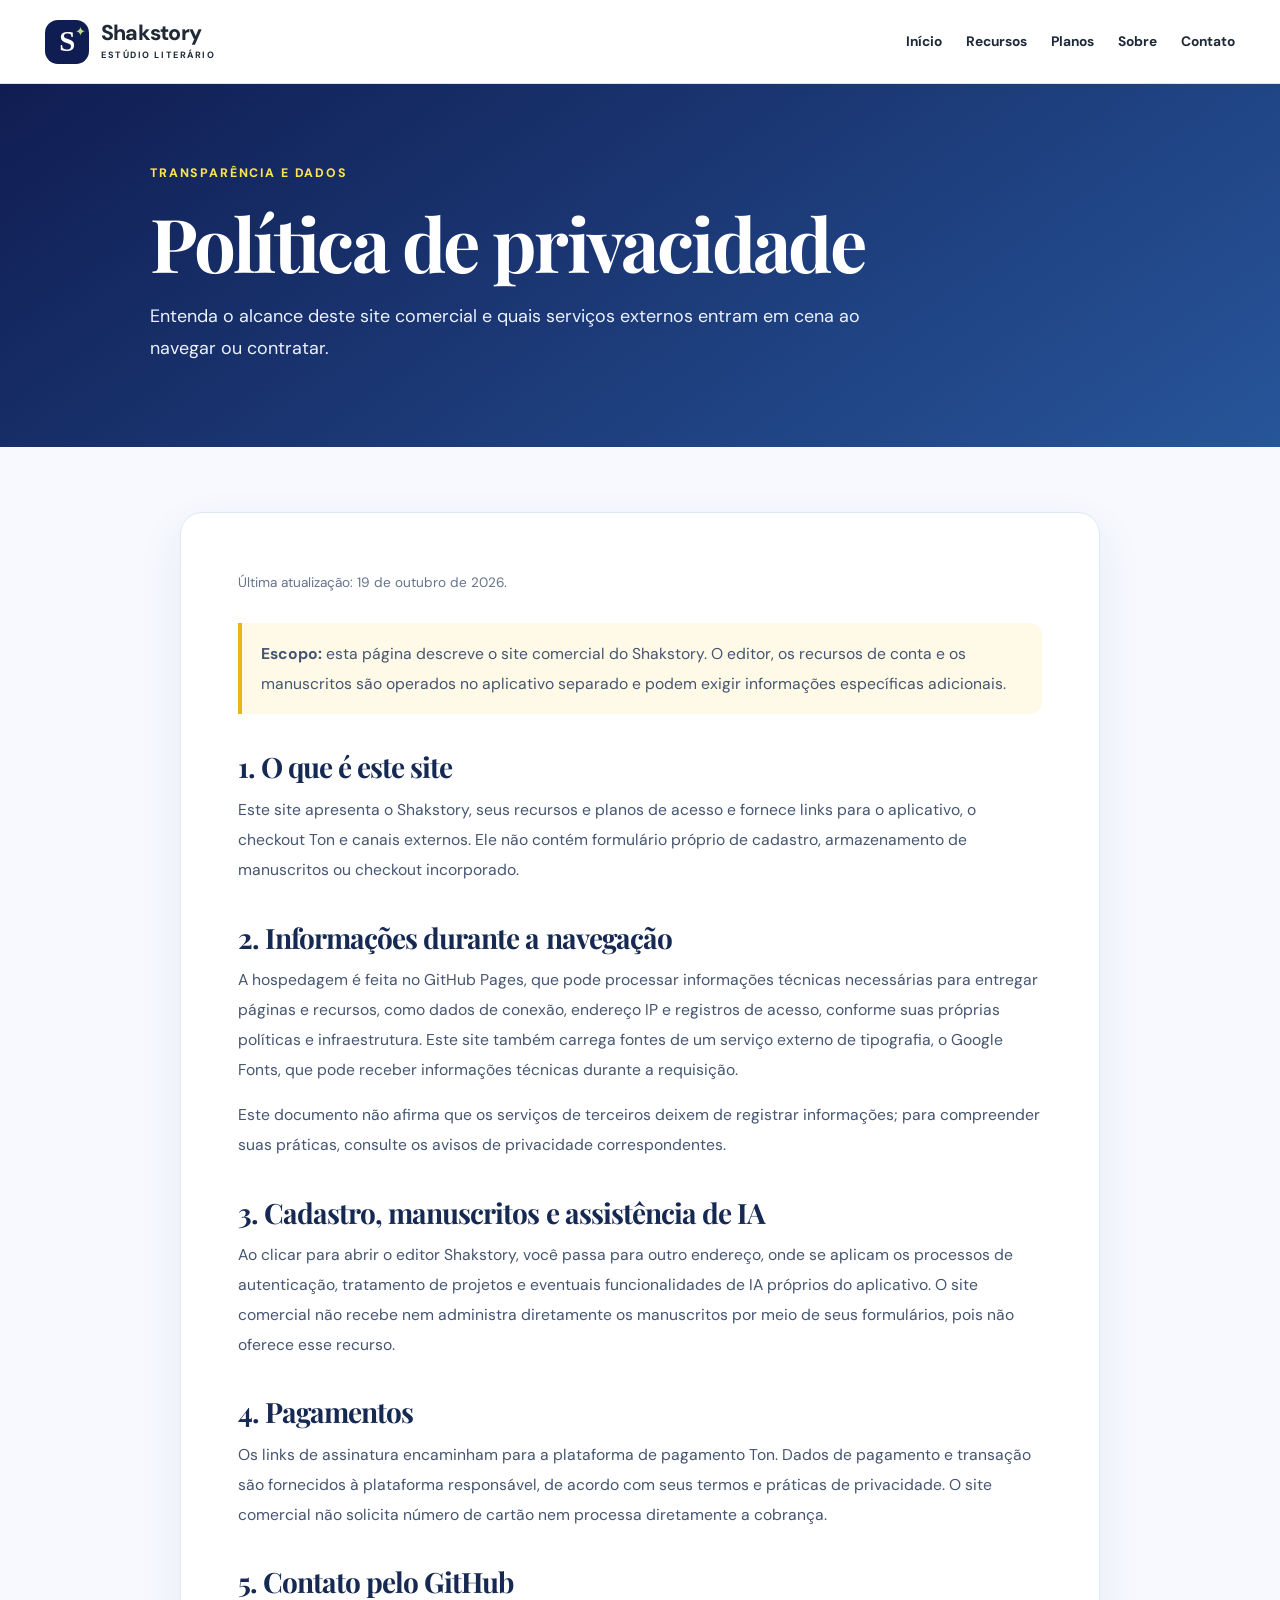
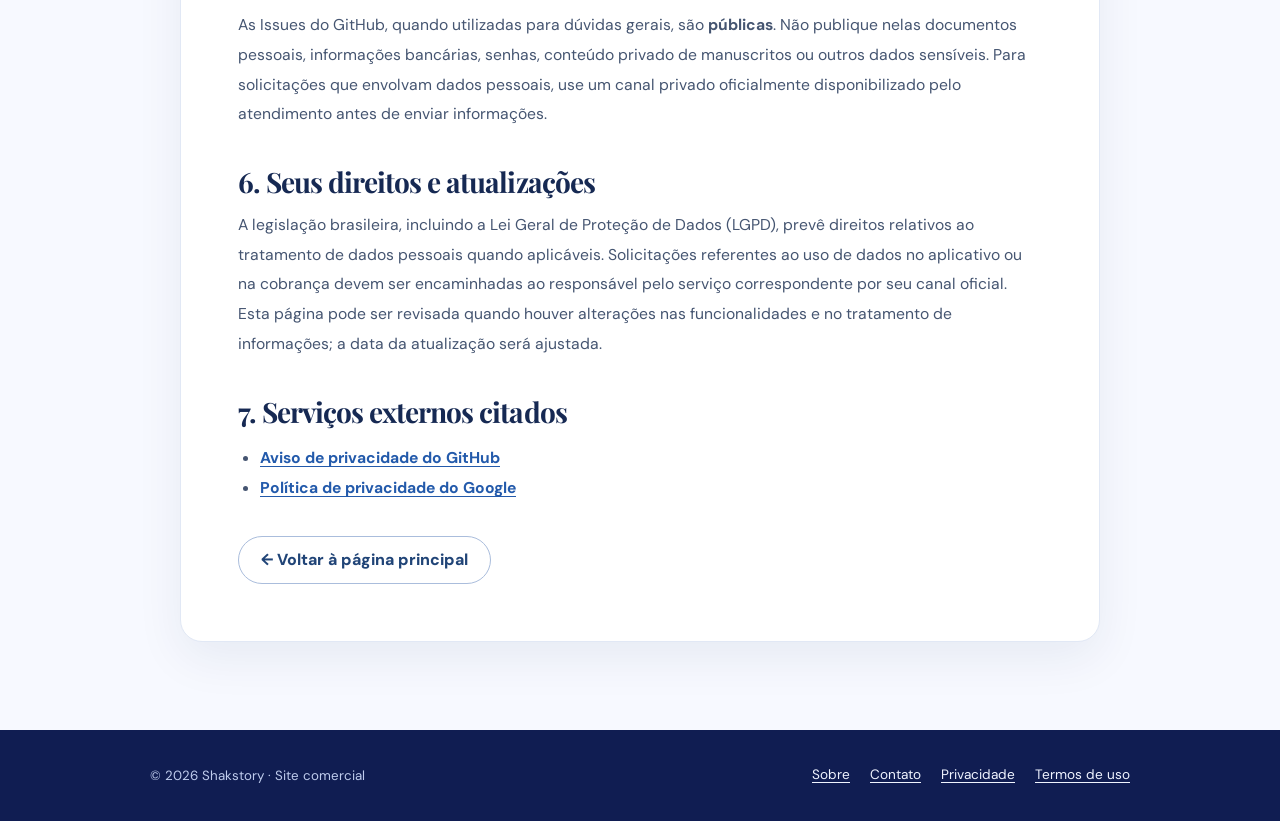
<file: politica-de-privacidade.html>
<!doctype html><html lang="pt-BR"><head><meta charset="utf-8"><meta name="viewport" content="width=device-width, initial-scale=1"><meta name="theme-color" content="#101D52"><meta name="description" content="Informações sobre privacidade no site comercial Shakstory e seus serviços externos."><title>Política de privacidade | Shakstory</title><link rel="icon" type="image/svg+xml" href="favicon.svg"><link rel="stylesheet" href="styles.css?v=pricing-spin-inspired-v1"><link rel="stylesheet" href="informacoes.css?v=1"><script defer src="script.js"></script></head><body><a class="skip-link" href="#conteudo">Pular para o conteúdo</a><header class="site-header"><div class="container nav-inner"><a class="brand" href="./" aria-label="Página inicial Shakstory"><span class="brand-mark">S<span>✦</span></span><span>Shakstory<small>ESTÚDIO LITERÁRIO</small></span></a><button type="button" class="menu-toggle" aria-expanded="false" aria-controls="main-nav" aria-label="Abrir menu"><span></span><span></span><span></span></button><nav id="main-nav" class="main-nav info-main-nav" aria-label="Menu principal"><a href="./">Início</a><a href="./#recursos">Recursos</a><a href="./#planos">Planos</a><a href="sobre.html">Sobre</a><a href="contato.html">Contato</a></nav></div></header><main id="conteudo"><section class="info-hero"><div class="info-shell"><span class="info-kicker">TRANSPARÊNCIA E DADOS</span><h1>Política de privacidade</h1><p>Entenda o alcance deste site comercial e quais serviços externos entram em cena ao navegar ou contratar.</p></div></section><section class="info-content"><div class="info-shell"><article class="info-paper"><p class="info-meta">Última atualização: 19 de outubro de 2026.</p><div class="info-notice"><p><strong>Escopo:</strong> esta página descreve o site comercial do Shakstory. O editor, os recursos de conta e os manuscritos são operados no aplicativo separado e podem exigir informações específicas adicionais.</p></div><h2>1. O que é este site</h2><p>Este site apresenta o Shakstory, seus recursos e planos de acesso e fornece links para o aplicativo, o checkout Ton e canais externos. Ele não contém formulário próprio de cadastro, armazenamento de manuscritos ou checkout incorporado.</p><h2>2. Informações durante a navegação</h2><p>A hospedagem é feita no GitHub Pages, que pode processar informações técnicas necessárias para entregar páginas e recursos, como dados de conexão, endereço IP e registros de acesso, conforme suas próprias políticas e infraestrutura. Este site também carrega fontes de um serviço externo de tipografia, o Google Fonts, que pode receber informações técnicas durante a requisição.</p><p>Este documento não afirma que os serviços de terceiros deixem de registrar informações; para compreender suas práticas, consulte os avisos de privacidade correspondentes.</p><h2>3. Cadastro, manuscritos e assistência de IA</h2><p>Ao clicar para abrir o editor Shakstory, você passa para outro endereço, onde se aplicam os processos de autenticação, tratamento de projetos e eventuais funcionalidades de IA próprios do aplicativo. O site comercial não recebe nem administra diretamente os manuscritos por meio de seus formulários, pois não oferece esse recurso.</p><h2>4. Pagamentos</h2><p>Os links de assinatura encaminham para a plataforma de pagamento Ton. Dados de pagamento e transação são fornecidos à plataforma responsável, de acordo com seus termos e práticas de privacidade. O site comercial não solicita número de cartão nem processa diretamente a cobrança.</p><h2>5. Contato pelo GitHub</h2><p>As Issues do GitHub, quando utilizadas para dúvidas gerais, são <strong>públicas</strong>. Não publique nelas documentos pessoais, informações bancárias, senhas, conteúdo privado de manuscritos ou outros dados sensíveis. Para solicitações que envolvam dados pessoais, use um canal privado oficialmente disponibilizado pelo atendimento antes de enviar informações.</p><h2>6. Seus direitos e atualizações</h2><p>A legislação brasileira, incluindo a Lei Geral de Proteção de Dados (LGPD), prevê direitos relativos ao tratamento de dados pessoais quando aplicáveis. Solicitações referentes ao uso de dados no aplicativo ou na cobrança devem ser encaminhadas ao responsável pelo serviço correspondente por seu canal oficial. Esta página pode ser revisada quando houver alterações nas funcionalidades e no tratamento de informações; a data da atualização será ajustada.</p><h2>7. Serviços externos citados</h2><ul><li><a href="https://docs.github.com/pt/site-policy/privacy-policies/github-general-privacy-statement" target="_blank" rel="noopener noreferrer">Aviso de privacidade do GitHub</a></li><li><a href="https://policies.google.com/privacy?hl=pt-BR" target="_blank" rel="noopener noreferrer">Política de privacidade do Google</a></li></ul><div class="info-actions"><a class="info-secondary" href="./">← Voltar à página principal</a></div></article></div></section></main><footer class="info-footer"><div class="info-shell"><small>© 2026 Shakstory · Site comercial</small><nav aria-label="Páginas institucionais"><a href="sobre.html">Sobre</a><a href="contato.html">Contato</a><a href="politica-de-privacidade.html">Privacidade</a><a href="termos-de-uso.html">Termos de uso</a></nav></div></footer></body></html>
</file>
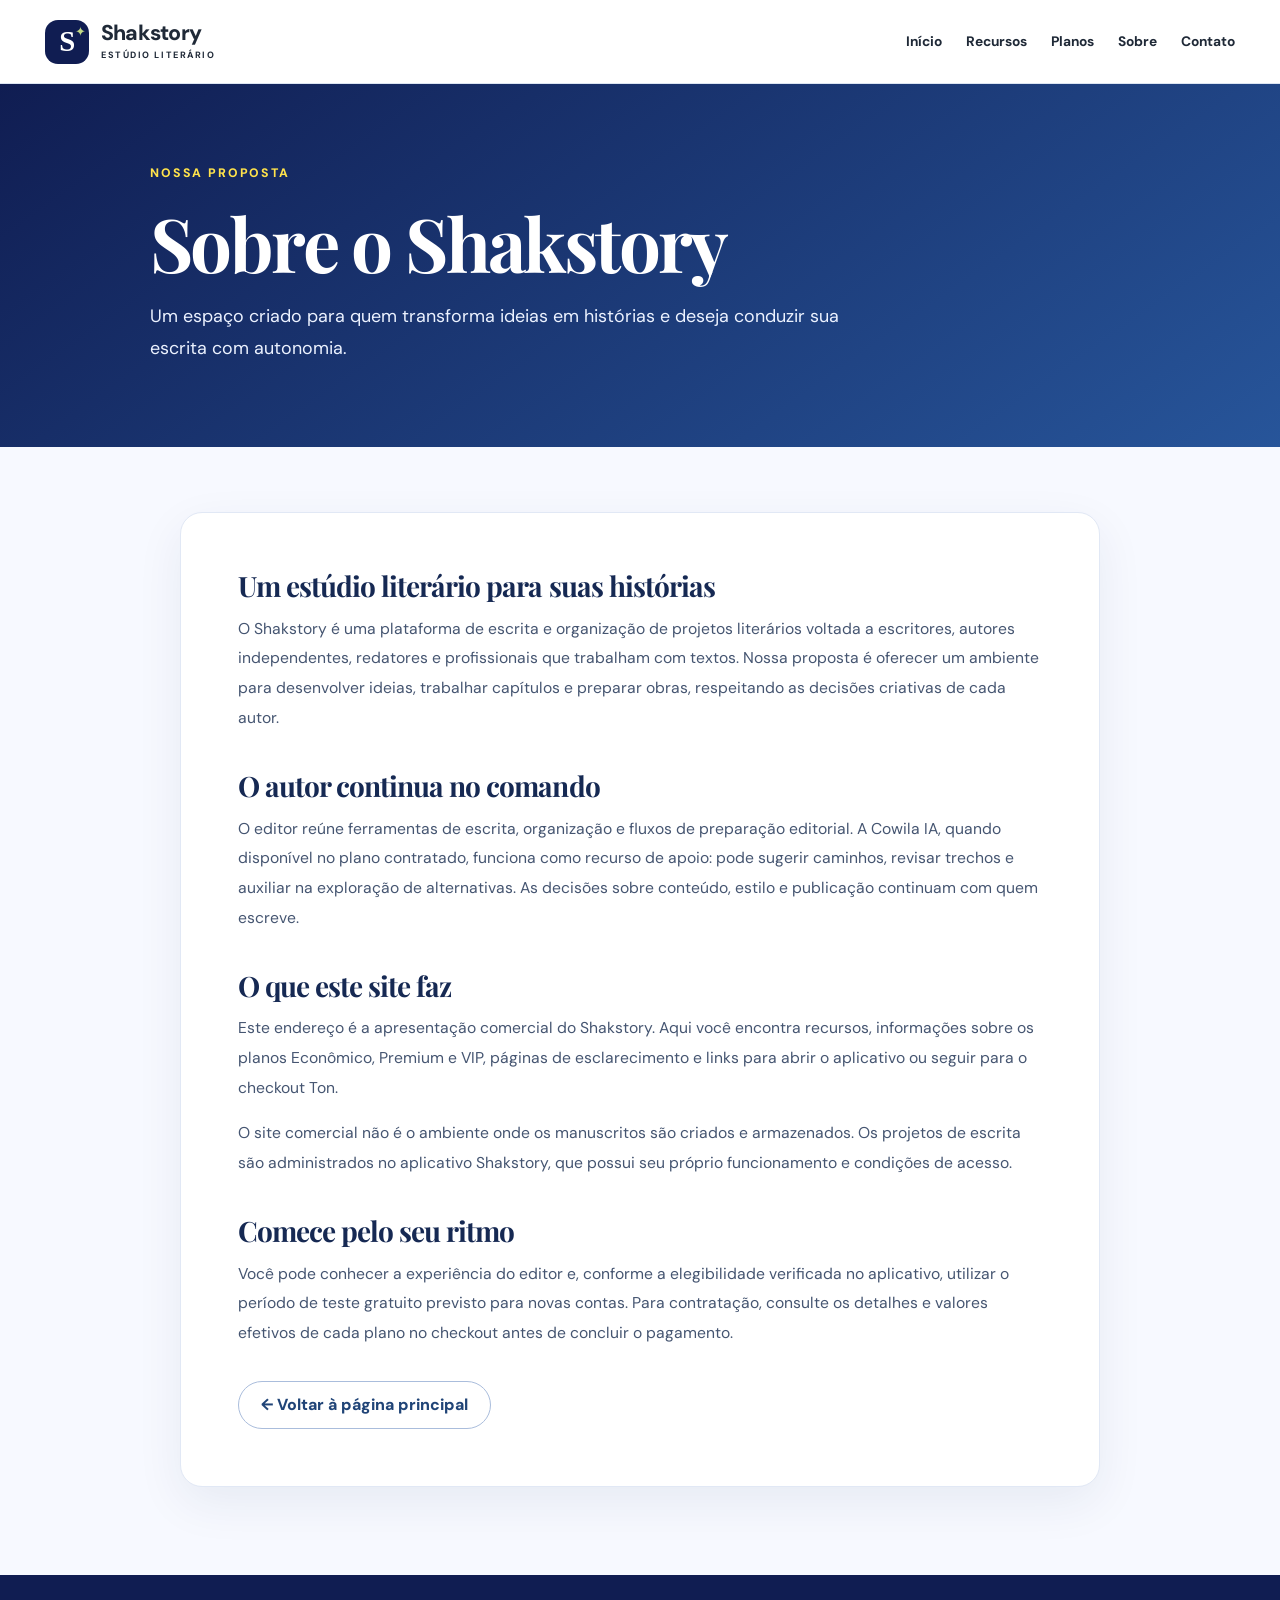
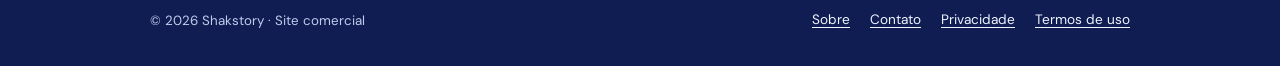
<file: sobre.html>
<!doctype html><html lang="pt-BR"><head><meta charset="utf-8"><meta name="viewport" content="width=device-width, initial-scale=1"><meta name="theme-color" content="#101D52"><meta name="description" content="Conheça a proposta editorial e a relação entre o site comercial, o editor e a Cowila IA."><title>Sobre o Shakstory | Shakstory</title><link rel="icon" type="image/svg+xml" href="favicon.svg"><link rel="stylesheet" href="styles.css?v=pricing-spin-inspired-v1"><link rel="stylesheet" href="informacoes.css?v=1"><script defer src="script.js"></script></head><body><a class="skip-link" href="#conteudo">Pular para o conteúdo</a><header class="site-header"><div class="container nav-inner"><a class="brand" href="./" aria-label="Página inicial Shakstory"><span class="brand-mark">S<span>✦</span></span><span>Shakstory<small>ESTÚDIO LITERÁRIO</small></span></a><button type="button" class="menu-toggle" aria-expanded="false" aria-controls="main-nav" aria-label="Abrir menu"><span></span><span></span><span></span></button><nav id="main-nav" class="main-nav info-main-nav" aria-label="Menu principal"><a href="./">Início</a><a href="./#recursos">Recursos</a><a href="./#planos">Planos</a><a href="sobre.html">Sobre</a><a href="contato.html">Contato</a></nav></div></header><main id="conteudo"><section class="info-hero"><div class="info-shell"><span class="info-kicker">NOSSA PROPOSTA</span><h1>Sobre o Shakstory</h1><p>Um espaço criado para quem transforma ideias em histórias e deseja conduzir sua escrita com autonomia.</p></div></section><section class="info-content"><div class="info-shell"><article class="info-paper"><h2>Um estúdio literário para suas histórias</h2><p>O Shakstory é uma plataforma de escrita e organização de projetos literários voltada a escritores, autores independentes, redatores e profissionais que trabalham com textos. Nossa proposta é oferecer um ambiente para desenvolver ideias, trabalhar capítulos e preparar obras, respeitando as decisões criativas de cada autor.</p><h2>O autor continua no comando</h2><p>O editor reúne ferramentas de escrita, organização e fluxos de preparação editorial. A Cowila IA, quando disponível no plano contratado, funciona como recurso de apoio: pode sugerir caminhos, revisar trechos e auxiliar na exploração de alternativas. As decisões sobre conteúdo, estilo e publicação continuam com quem escreve.</p><h2>O que este site faz</h2><p>Este endereço é a apresentação comercial do Shakstory. Aqui você encontra recursos, informações sobre os planos Econômico, Premium e VIP, páginas de esclarecimento e links para abrir o aplicativo ou seguir para o checkout Ton.</p><p>O site comercial não é o ambiente onde os manuscritos são criados e armazenados. Os projetos de escrita são administrados no aplicativo Shakstory, que possui seu próprio funcionamento e condições de acesso.</p><h2>Comece pelo seu ritmo</h2><p>Você pode conhecer a experiência do editor e, conforme a elegibilidade verificada no aplicativo, utilizar o período de teste gratuito previsto para novas contas. Para contratação, consulte os detalhes e valores efetivos de cada plano no checkout antes de concluir o pagamento.</p><div class="info-actions"><a class="info-secondary" href="./">← Voltar à página principal</a></div></article></div></section></main><footer class="info-footer"><div class="info-shell"><small>© 2026 Shakstory · Site comercial</small><nav aria-label="Páginas institucionais"><a href="sobre.html">Sobre</a><a href="contato.html">Contato</a><a href="politica-de-privacidade.html">Privacidade</a><a href="termos-de-uso.html">Termos de uso</a></nav></div></footer></body></html>
</file>
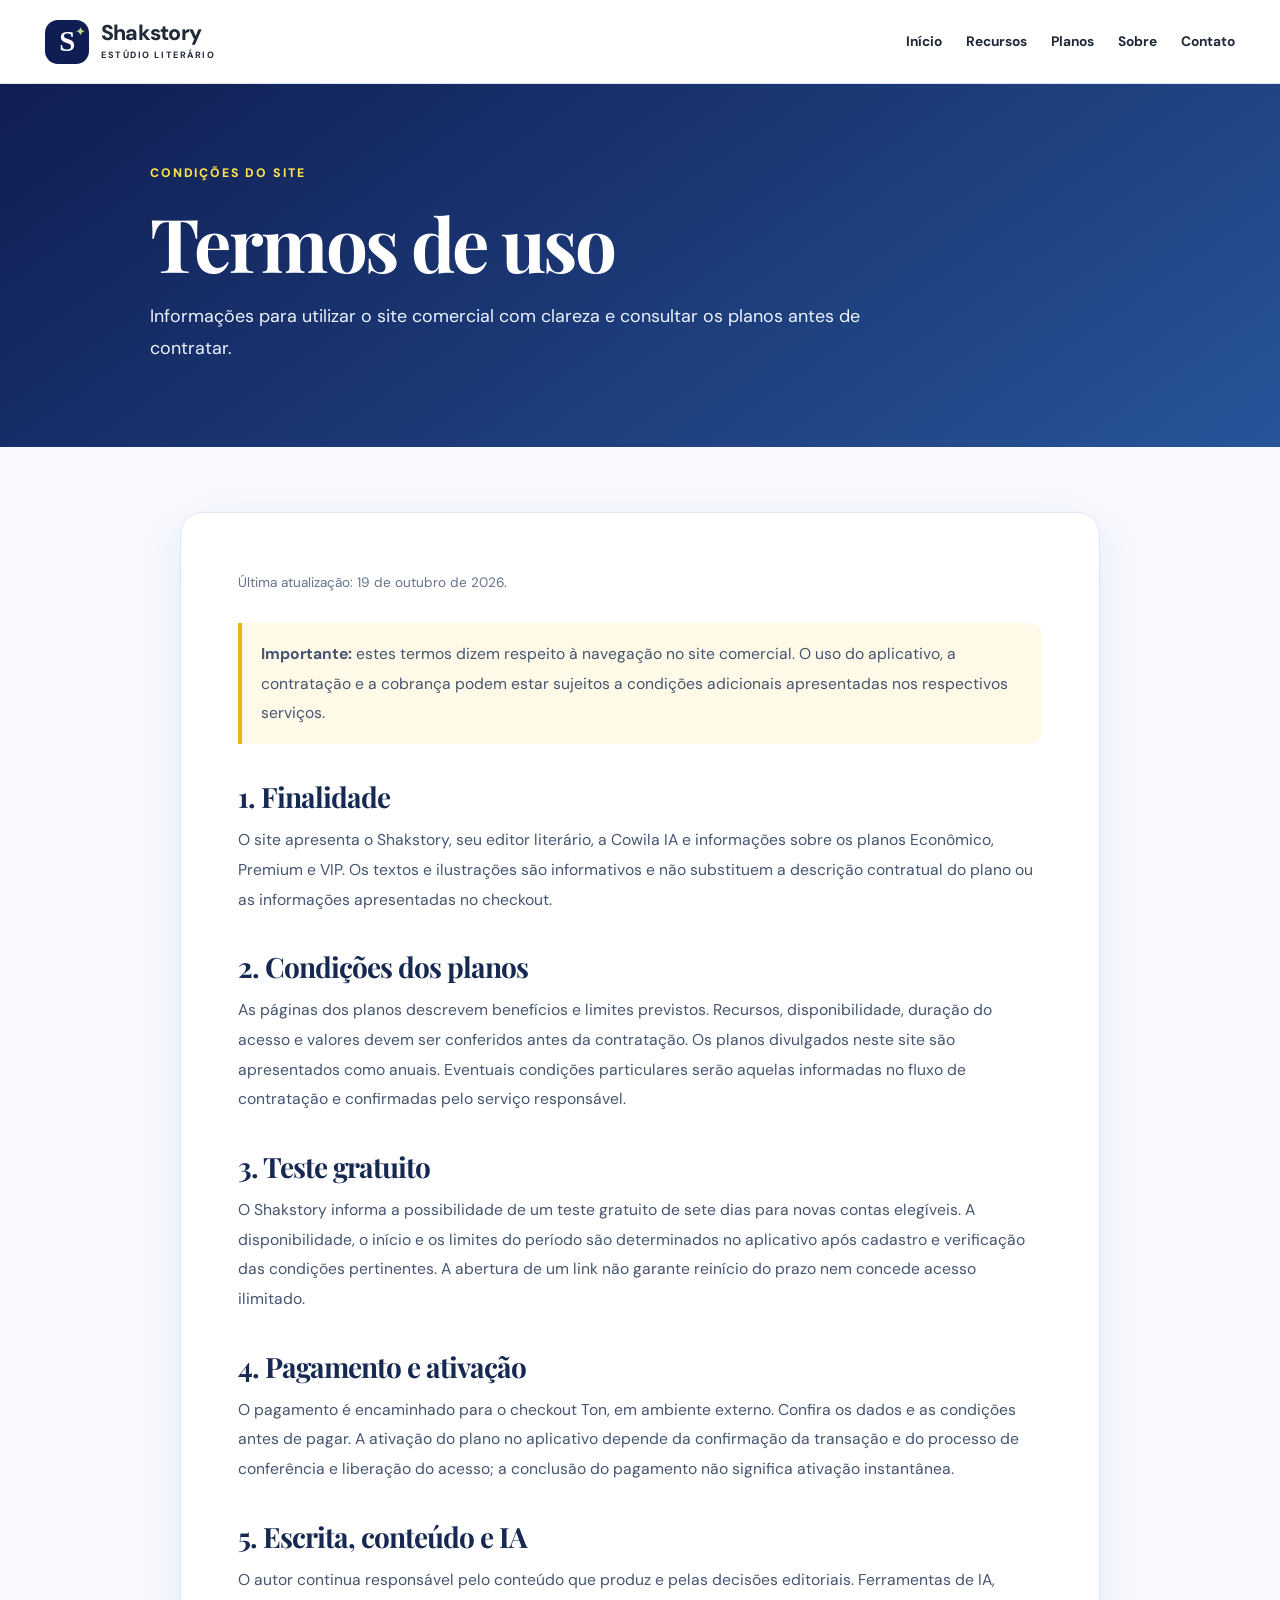
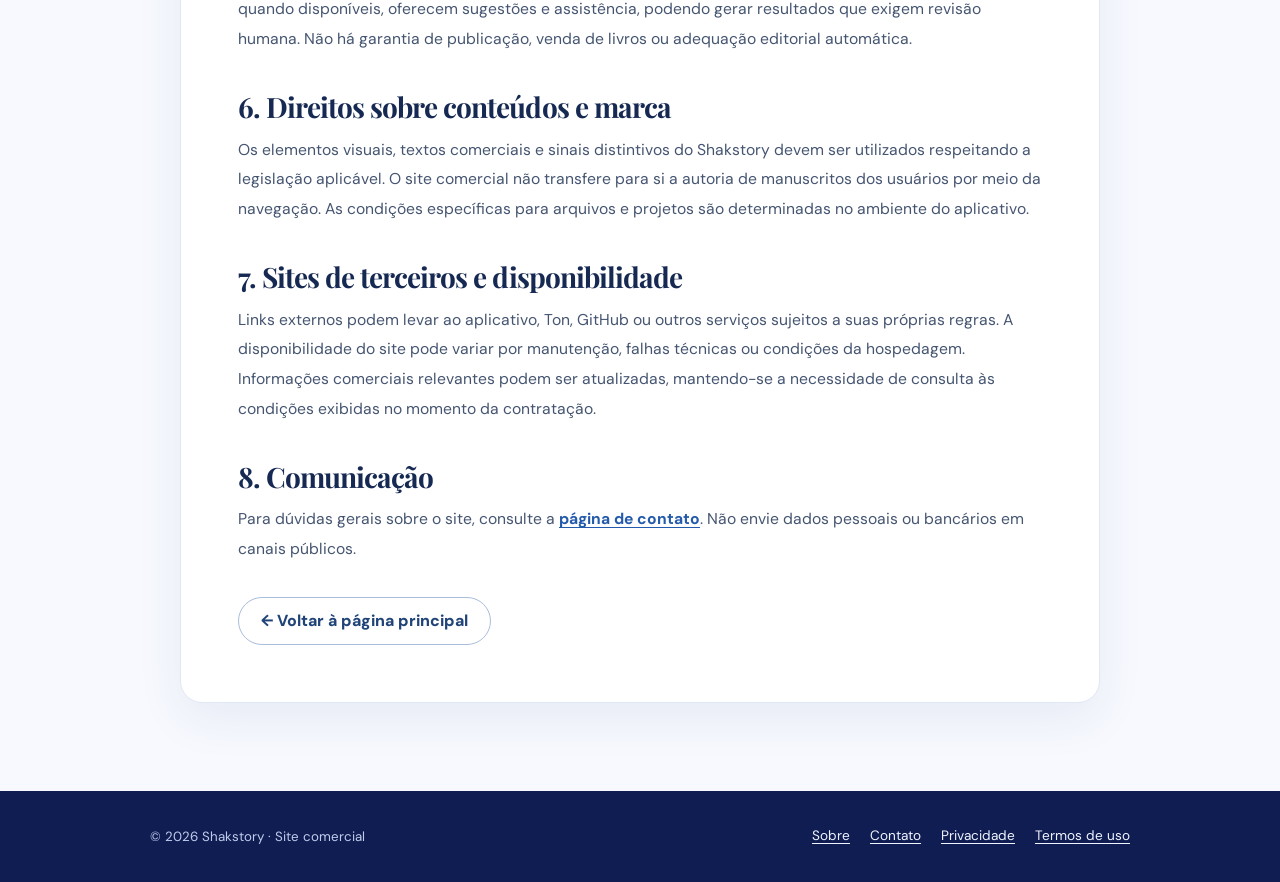
<file: termos-de-uso.html>
<!doctype html><html lang="pt-BR"><head><meta charset="utf-8"><meta name="viewport" content="width=device-width, initial-scale=1"><meta name="theme-color" content="#101D52"><meta name="description" content="Termos de uso do site comercial Shakstory e informações sobre os planos e o aplicativo."><title>Termos de uso | Shakstory</title><link rel="icon" type="image/svg+xml" href="favicon.svg"><link rel="stylesheet" href="styles.css?v=pricing-spin-inspired-v1"><link rel="stylesheet" href="informacoes.css?v=1"><script defer src="script.js"></script></head><body><a class="skip-link" href="#conteudo">Pular para o conteúdo</a><header class="site-header"><div class="container nav-inner"><a class="brand" href="./" aria-label="Página inicial Shakstory"><span class="brand-mark">S<span>✦</span></span><span>Shakstory<small>ESTÚDIO LITERÁRIO</small></span></a><button type="button" class="menu-toggle" aria-expanded="false" aria-controls="main-nav" aria-label="Abrir menu"><span></span><span></span><span></span></button><nav id="main-nav" class="main-nav info-main-nav" aria-label="Menu principal"><a href="./">Início</a><a href="./#recursos">Recursos</a><a href="./#planos">Planos</a><a href="sobre.html">Sobre</a><a href="contato.html">Contato</a></nav></div></header><main id="conteudo"><section class="info-hero"><div class="info-shell"><span class="info-kicker">CONDIÇÕES DO SITE</span><h1>Termos de uso</h1><p>Informações para utilizar o site comercial com clareza e consultar os planos antes de contratar.</p></div></section><section class="info-content"><div class="info-shell"><article class="info-paper"><p class="info-meta">Última atualização: 19 de outubro de 2026.</p><div class="info-notice"><p><strong>Importante:</strong> estes termos dizem respeito à navegação no site comercial. O uso do aplicativo, a contratação e a cobrança podem estar sujeitos a condições adicionais apresentadas nos respectivos serviços.</p></div><h2>1. Finalidade</h2><p>O site apresenta o Shakstory, seu editor literário, a Cowila IA e informações sobre os planos Econômico, Premium e VIP. Os textos e ilustrações são informativos e não substituem a descrição contratual do plano ou as informações apresentadas no checkout.</p><h2>2. Condições dos planos</h2><p>As páginas dos planos descrevem benefícios e limites previstos. Recursos, disponibilidade, duração do acesso e valores devem ser conferidos antes da contratação. Os planos divulgados neste site são apresentados como anuais. Eventuais condições particulares serão aquelas informadas no fluxo de contratação e confirmadas pelo serviço responsável.</p><h2>3. Teste gratuito</h2><p>O Shakstory informa a possibilidade de um teste gratuito de sete dias para novas contas elegíveis. A disponibilidade, o início e os limites do período são determinados no aplicativo após cadastro e verificação das condições pertinentes. A abertura de um link não garante reinício do prazo nem concede acesso ilimitado.</p><h2>4. Pagamento e ativação</h2><p>O pagamento é encaminhado para o checkout Ton, em ambiente externo. Confira os dados e as condições antes de pagar. A ativação do plano no aplicativo depende da confirmação da transação e do processo de conferência e liberação do acesso; a conclusão do pagamento não significa ativação instantânea.</p><h2>5. Escrita, conteúdo e IA</h2><p>O autor continua responsável pelo conteúdo que produz e pelas decisões editoriais. Ferramentas de IA, quando disponíveis, oferecem sugestões e assistência, podendo gerar resultados que exigem revisão humana. Não há garantia de publicação, venda de livros ou adequação editorial automática.</p><h2>6. Direitos sobre conteúdos e marca</h2><p>Os elementos visuais, textos comerciais e sinais distintivos do Shakstory devem ser utilizados respeitando a legislação aplicável. O site comercial não transfere para si a autoria de manuscritos dos usuários por meio da navegação. As condições específicas para arquivos e projetos são determinadas no ambiente do aplicativo.</p><h2>7. Sites de terceiros e disponibilidade</h2><p>Links externos podem levar ao aplicativo, Ton, GitHub ou outros serviços sujeitos a suas próprias regras. A disponibilidade do site pode variar por manutenção, falhas técnicas ou condições da hospedagem. Informações comerciais relevantes podem ser atualizadas, mantendo-se a necessidade de consulta às condições exibidas no momento da contratação.</p><h2>8. Comunicação</h2><p>Para dúvidas gerais sobre o site, consulte a <a href="contato.html">página de contato</a>. Não envie dados pessoais ou bancários em canais públicos.</p><div class="info-actions"><a class="info-secondary" href="./">← Voltar à página principal</a></div></article></div></section></main><footer class="info-footer"><div class="info-shell"><small>© 2026 Shakstory · Site comercial</small><nav aria-label="Páginas institucionais"><a href="sobre.html">Sobre</a><a href="contato.html">Contato</a><a href="politica-de-privacidade.html">Privacidade</a><a href="termos-de-uso.html">Termos de uso</a></nav></div></footer></body></html>
</file>
<file: assets/index-C4Lzh-I1.css>
.tab-intro-backdrop{position:fixed;inset:0;z-index:70;display:flex;align-items:center;justify-content:center;padding:16px;background:#0e1440d1;-webkit-backdrop-filter:blur(3px);backdrop-filter:blur(3px);overflow:hidden;animation:tab-intro-in .18s ease-out}@keyframes tab-intro-in{0%{opacity:0}to{opacity:1}}.tab-intro-string{position:absolute;left:50%;bottom:calc(100% - 30px);width:4px;height:100vh;transform:translate(-50%);background:#ff6fb1;border-radius:2px}.tab-intro{position:relative;width:min(100%,420px);max-height:calc(100dvh - 40px);margin-top:56px;font-family:Trebuchet MS,Segoe UI,system-ui,sans-serif;color:#fff;animation:tab-intro-drop .26s cubic-bezier(.2,1.2,.4,1)}@keyframes tab-intro-drop{0%{transform:translateY(-24px) scale(.97);opacity:0}to{transform:none;opacity:1}}@media (prefers-reduced-motion: reduce){.tab-intro,.tab-intro-backdrop{animation:none}}.tab-intro-crown{position:absolute;z-index:1;left:4%;top:-50px;width:92%;height:70px;filter:drop-shadow(0 4px 6px rgba(0,0,0,.35))}.tab-intro-x{position:absolute;right:-8px;top:-6px;z-index:3;display:grid;place-items:center;width:44px;height:44px;border-radius:999px;border:3px solid #fff;background:linear-gradient(#ff5a5a,#d71f3b);color:#fff;box-shadow:0 4px 8px #0006;cursor:pointer}.tab-intro-frame{position:relative;z-index:2;padding:9px;border-radius:30px;background:repeating-linear-gradient(135deg,#ff86c1 0 12px,#ffd3e8 12px 24px);box-shadow:0 10px 30px #00000080,0 0 0 3px #ff4f9f}.tab-intro-body{max-height:calc(100dvh - 76px);overflow-y:auto;padding:22px 18px 20px;border-radius:22px;background:linear-gradient(180deg,#14808f,#2bc4b6);box-shadow:inset 0 0 0 2px #ffffff2e}.tab-intro-title{margin:0 0 14px;text-align:center;font-size:30px;line-height:1.05;font-style:italic;font-weight:900;color:#fff;-webkit-text-stroke:5px #6a2a93;paint-order:stroke fill;text-shadow:0 3px 0 #4f1d73;letter-spacing:-.5px}.tab-intro-block{display:flex;align-items:center;justify-content:space-between;gap:14px;padding:14px 4px;border-top:2px dashed rgba(255,255,255,.65)}.tab-intro-block-flip{flex-direction:row-reverse}.tab-intro-block-flip .tab-intro-text{text-align:left}.tab-intro-block h3{margin:0 0 4px;font-size:21px;line-height:1.1;font-style:italic;font-weight:900;text-shadow:0 2px 0 rgba(0,60,70,.45)}.tab-intro-block p{margin:0;font-size:16px;line-height:1.35;text-shadow:0 1px 0 rgba(0,60,70,.35)}.tab-intro-text{min-width:0;flex:1}.tab-intro-icon{display:grid;place-items:center;flex:none;width:62px;height:62px;border-radius:22px;background:linear-gradient(145deg,#ff8fc4,#b86bf5);box-shadow:inset 0 3px #fff6,0 4px 8px #00323c59;color:#fff}.tab-intro-ok{display:block;margin:12px auto 0;min-width:190px;padding:12px 34px;border:0;border-radius:999px;font:inherit;font-size:28px;font-style:italic;font-weight:900;color:#fff;-webkit-text-stroke:4px #b3125f;paint-order:stroke fill;background:linear-gradient(#ff5fae,#e5157f);box-shadow:inset 0 4px #ffffff73,0 5px #a50f5d,0 10px 14px #00000059;cursor:pointer}.tab-intro-ok:active{transform:translateY(2px)}.tab-intro-ok:focus-visible,.tab-intro-x:focus-visible{outline:3px solid #fff;outline-offset:3px}/*! tailwindcss v4.1.14 | MIT License | https://tailwindcss.com */@layer properties{@supports (((-webkit-hyphens:none)) and (not (margin-trim:inline))) or ((-moz-orient:inline) and (not (color:rgb(from red r g b)))){*,:before,:after,::backdrop{--tw-translate-x:0;--tw-translate-y:0;--tw-translate-z:0;--tw-rotate-x:initial;--tw-rotate-y:initial;--tw-rotate-z:initial;--tw-skew-x:initial;--tw-skew-y:initial;--tw-space-y-reverse:0;--tw-space-x-reverse:0;--tw-divide-y-reverse:0;--tw-border-style:solid;--tw-gradient-position:initial;--tw-gradient-from:#0000;--tw-gradient-via:#0000;--tw-gradient-to:#0000;--tw-gradient-stops:initial;--tw-gradient-via-stops:initial;--tw-gradient-from-position:0%;--tw-gradient-via-position:50%;--tw-gradient-to-position:100%;--tw-leading:initial;--tw-font-weight:initial;--tw-tracking:initial;--tw-ordinal:initial;--tw-slashed-zero:initial;--tw-numeric-figure:initial;--tw-numeric-spacing:initial;--tw-numeric-fraction:initial;--tw-shadow:0 0 #0000;--tw-shadow-color:initial;--tw-shadow-alpha:100%;--tw-inset-shadow:0 0 #0000;--tw-inset-shadow-color:initial;--tw-inset-shadow-alpha:100%;--tw-ring-color:initial;--tw-ring-shadow:0 0 #0000;--tw-inset-ring-color:initial;--tw-inset-ring-shadow:0 0 #0000;--tw-ring-inset:initial;--tw-ring-offset-width:0px;--tw-ring-offset-color:#fff;--tw-ring-offset-shadow:0 0 #0000;--tw-outline-style:solid;--tw-blur:initial;--tw-brightness:initial;--tw-contrast:initial;--tw-grayscale:initial;--tw-hue-rotate:initial;--tw-invert:initial;--tw-opacity:initial;--tw-saturate:initial;--tw-sepia:initial;--tw-drop-shadow:initial;--tw-drop-shadow-color:initial;--tw-drop-shadow-alpha:100%;--tw-drop-shadow-size:initial;--tw-backdrop-blur:initial;--tw-backdrop-brightness:initial;--tw-backdrop-contrast:initial;--tw-backdrop-grayscale:initial;--tw-backdrop-hue-rotate:initial;--tw-backdrop-invert:initial;--tw-backdrop-opacity:initial;--tw-backdrop-saturate:initial;--tw-backdrop-sepia:initial;--tw-duration:initial;--tw-ease:initial;--tw-content:"";--tw-animation-delay:0s;--tw-animation-direction:normal;--tw-animation-duration:initial;--tw-animation-fill-mode:none;--tw-animation-iteration-count:1;--tw-enter-blur:0;--tw-enter-opacity:1;--tw-enter-rotate:0;--tw-enter-scale:1;--tw-enter-translate-x:0;--tw-enter-translate-y:0;--tw-exit-blur:0;--tw-exit-opacity:1;--tw-exit-rotate:0;--tw-exit-scale:1;--tw-exit-translate-x:0;--tw-exit-translate-y:0}}}@layer theme{:root,:host{--font-sans:"Inter",ui-sans-serif,system-ui,-apple-system,"Segoe UI",sans-serif;--font-serif:"Fraunces","Iowan Old Style",Georgia,serif;--font-mono:ui-monospace,SFMono-Regular,Menlo,Monaco,Consolas,"Liberation Mono","Courier New",monospace;--color-red-100:oklch(93.6% .032 17.717);--color-red-500:oklch(63.7% .237 25.331);--color-amber-100:oklch(96.2% .059 95.617);--color-amber-300:oklch(87.9% .169 91.605);--color-amber-500:oklch(76.9% .188 70.08);--color-amber-600:oklch(66.6% .179 58.318);--color-amber-700:oklch(55.5% .163 48.998);--color-amber-800:oklch(47.3% .137 46.201);--color-amber-900:oklch(41.4% .112 45.904);--color-yellow-500:oklch(79.5% .184 86.047);--color-emerald-300:oklch(84.5% .143 164.978);--color-emerald-400:oklch(76.5% .177 163.223);--color-emerald-500:oklch(69.6% .17 162.48);--color-emerald-600:oklch(59.6% .145 163.225);--color-emerald-700:oklch(50.8% .118 165.612);--color-teal-500:oklch(70.4% .14 182.503);--color-sky-100:oklch(95.1% .026 236.824);--color-sky-500:oklch(68.5% .169 237.323);--color-sky-600:oklch(58.8% .158 241.966);--color-blue-200:oklch(88.2% .059 254.128);--color-blue-300:oklch(80.9% .105 251.813);--color-blue-500:oklch(62.3% .214 259.815);--color-blue-600:oklch(54.6% .245 262.881);--color-blue-700:oklch(48.8% .243 264.376);--color-blue-800:oklch(42.4% .199 265.638);--color-violet-500:oklch(60.6% .25 292.717);--color-violet-600:oklch(54.1% .281 293.009);--color-purple-500:oklch(62.7% .265 303.9);--color-slate-50:oklch(98.4% .003 247.858);--color-slate-100:oklch(96.8% .007 247.896);--color-slate-600:oklch(44.6% .043 257.281);--color-slate-700:oklch(37.2% .044 257.287);--color-slate-800:oklch(27.9% .041 260.031);--color-slate-900:oklch(20.8% .042 265.755);--color-slate-950:oklch(12.9% .042 264.695);--color-neutral-300:oklch(87% 0 0);--color-neutral-600:oklch(43.9% 0 0);--color-neutral-900:oklch(20.5% 0 0);--color-black:#000;--color-white:#fff;--spacing:.25rem;--container-xs:20rem;--container-sm:24rem;--container-md:28rem;--container-lg:32rem;--container-xl:36rem;--container-2xl:42rem;--container-3xl:48rem;--container-4xl:56rem;--container-5xl:64rem;--container-6xl:72rem;--container-7xl:80rem;--text-xs:.75rem;--text-xs--line-height:calc(1/.75);--text-sm:.875rem;--text-sm--line-height:calc(1.25/.875);--text-base:1rem;--text-base--line-height: 1.5 ;--text-lg:1.125rem;--text-lg--line-height:calc(1.75/1.125);--text-xl:1.25rem;--text-xl--line-height:calc(1.75/1.25);--text-2xl:1.5rem;--text-2xl--line-height:calc(2/1.5);--text-3xl:1.875rem;--text-3xl--line-height: 1.2 ;--text-4xl:2.25rem;--text-4xl--line-height:calc(2.5/2.25);--text-5xl:3rem;--text-5xl--line-height:1;--font-weight-normal:400;--font-weight-medium:500;--font-weight-semibold:600;--font-weight-bold:700;--font-weight-black:900;--tracking-tight:-.025em;--tracking-wide:.025em;--tracking-wider:.05em;--tracking-widest:.1em;--leading-tight:1.25;--leading-snug:1.375;--leading-normal:1.5;--leading-relaxed:1.625;--radius-xs:.125rem;--radius-2xl:1rem;--radius-3xl:1.5rem;--ease-in-out:cubic-bezier(.4,0,.2,1);--animate-spin:spin 1s linear infinite;--animate-pulse:pulse 2s cubic-bezier(.4,0,.6,1)infinite;--blur-sm:8px;--blur-2xl:40px;--aspect-video:16/9;--default-transition-duration:.15s;--default-transition-timing-function:cubic-bezier(.4,0,.2,1);--default-font-family:"Inter",ui-sans-serif,system-ui,-apple-system,"Segoe UI",sans-serif;--default-mono-font-family:var(--font-mono);--color-border:var(--border)}}@layer base{*,:after,:before,::backdrop{box-sizing:border-box;border:0 solid;margin:0;padding:0}::file-selector-button{box-sizing:border-box;border:0 solid;margin:0;padding:0}html,:host{-webkit-text-size-adjust:100%;tab-size:4;line-height:1.5;font-family:var(--default-font-family,ui-sans-serif,system-ui,sans-serif,"Apple Color Emoji","Segoe UI Emoji","Segoe UI Symbol","Noto Color Emoji");font-feature-settings:var(--default-font-feature-settings,normal);font-variation-settings:var(--default-font-variation-settings,normal);-webkit-tap-highlight-color:transparent}hr{height:0;color:inherit;border-top-width:1px}abbr:where([title]){-webkit-text-decoration:underline dotted;text-decoration:underline dotted}h1,h2,h3,h4,h5,h6{font-size:inherit;font-weight:inherit}a{color:inherit;-webkit-text-decoration:inherit;text-decoration:inherit}b,strong{font-weight:bolder}code,kbd,samp,pre{font-family:var(--default-mono-font-family,ui-monospace,SFMono-Regular,Menlo,Monaco,Consolas,"Liberation Mono","Courier New",monospace);font-feature-settings:var(--default-mono-font-feature-settings,normal);font-variation-settings:var(--default-mono-font-variation-settings,normal);font-size:1em}small{font-size:80%}sub,sup{vertical-align:baseline;font-size:75%;line-height:0;position:relative}sub{bottom:-.25em}sup{top:-.5em}table{text-indent:0;border-color:inherit;border-collapse:collapse}:-moz-focusring{outline:auto}progress{vertical-align:baseline}summary{display:list-item}ol,ul,menu{list-style:none}img,svg,video,canvas,audio,iframe,embed,object{vertical-align:middle;display:block}img,video{max-width:100%;height:auto}button,input,select,optgroup,textarea{font:inherit;font-feature-settings:inherit;font-variation-settings:inherit;letter-spacing:inherit;color:inherit;opacity:1;background-color:#0000;border-radius:0}::file-selector-button{font:inherit;font-feature-settings:inherit;font-variation-settings:inherit;letter-spacing:inherit;color:inherit;opacity:1;background-color:#0000;border-radius:0}:where(select:is([multiple],[size])) optgroup{font-weight:bolder}:where(select:is([multiple],[size])) optgroup option{padding-inline-start:20px}::file-selector-button{margin-inline-end:4px}::placeholder{opacity:1}@supports (not ((-webkit-appearance:-apple-pay-button))) or (contain-intrinsic-size:1px){::placeholder{color:currentColor}@supports (color:color-mix(in lab,red,red)){::placeholder{color:color-mix(in oklab,currentcolor 50%,transparent)}}}textarea{resize:vertical}::-webkit-search-decoration{-webkit-appearance:none}::-webkit-date-and-time-value{min-height:1lh;text-align:inherit}::-webkit-datetime-edit{display:inline-flex}::-webkit-datetime-edit-fields-wrapper{padding:0}::-webkit-datetime-edit{padding-block:0}::-webkit-datetime-edit-year-field{padding-block:0}::-webkit-datetime-edit-month-field{padding-block:0}::-webkit-datetime-edit-day-field{padding-block:0}::-webkit-datetime-edit-hour-field{padding-block:0}::-webkit-datetime-edit-minute-field{padding-block:0}::-webkit-datetime-edit-second-field{padding-block:0}::-webkit-datetime-edit-millisecond-field{padding-block:0}::-webkit-datetime-edit-meridiem-field{padding-block:0}::-webkit-calendar-picker-indicator{line-height:1}:-moz-ui-invalid{box-shadow:none}button,input:where([type=button],[type=reset],[type=submit]){appearance:button}::file-selector-button{appearance:button}::-webkit-inner-spin-button{height:auto}::-webkit-outer-spin-button{height:auto}[hidden]:where(:not([hidden=until-found])){display:none!important}*{border-color:var(--border);outline-color:var(--ring)}@supports (color:color-mix(in lab,red,red)){*{outline-color:color-mix(in oklab,var(--ring)50%,transparent)}}body{background-color:var(--background);color:var(--foreground)}button:not(:disabled),[role=button]:not([aria-disabled=true]),[type=button]:not(:disabled),[type=submit]:not(:disabled),[type=reset]:not(:disabled),a[href],select:not(:disabled),input[type=checkbox]:not(:disabled),input[type=radio]:not(:disabled){cursor:pointer}}@layer components{.container{width:100%;margin-left:auto;margin-right:auto;padding-left:1rem;padding-right:1rem}.flex{min-width:0;min-height:0}@media (min-width:640px){.container{padding-left:1.5rem;padding-right:1.5rem}}@media (min-width:1024px){.container{max-width:1280px;padding-left:2rem;padding-right:2rem}}}@layer utilities{.\@container\/card-header{container:card-header/inline-size}.\@container\/field-group{container:field-group/inline-size}.\[container-type\:inline-size\]{container-type:inline-size}.pointer-events-none{pointer-events:none}.invisible{visibility:hidden}.visible{visibility:visible}.sr-only{clip-path:inset(50%);white-space:nowrap;border-width:0;width:1px;height:1px;margin:-1px;padding:0;position:absolute;overflow:hidden}.absolute{position:absolute}.fixed{position:fixed}.relative{position:relative}.static{position:static}.sticky{position:sticky}.inset-0{inset:calc(var(--spacing)*0)}.inset-x-0{inset-inline:calc(var(--spacing)*0)}.inset-x-3{inset-inline:calc(var(--spacing)*3)}.inset-y-0{inset-block:calc(var(--spacing)*0)}.-top-12{top:calc(var(--spacing)*-12)}.top-0{top:calc(var(--spacing)*0)}.top-1\.5{top:calc(var(--spacing)*1.5)}.top-1\/2{top:50%}.top-3{top:calc(var(--spacing)*3)}.top-3\.5{top:calc(var(--spacing)*3.5)}.top-4{top:calc(var(--spacing)*4)}.top-14{top:calc(var(--spacing)*14)}.top-16{top:calc(var(--spacing)*16)}.top-\[1px\]{top:1px}.top-\[4\.5rem\]{top:4.5rem}.top-\[50\%\]{top:50%}.top-\[60\%\]{top:60%}.top-\[max\(5rem\,env\(safe-area-inset-top\)\)\]{top:max(5rem,env(safe-area-inset-top))}.top-full{top:100%}.-right-12{right:calc(var(--spacing)*-12)}.right-0{right:calc(var(--spacing)*0)}.right-1{right:calc(var(--spacing)*1)}.right-2{right:calc(var(--spacing)*2)}.right-3{right:calc(var(--spacing)*3)}.right-4{right:calc(var(--spacing)*4)}.-bottom-12{bottom:calc(var(--spacing)*-12)}.bottom-0{bottom:calc(var(--spacing)*0)}.bottom-4{bottom:calc(var(--spacing)*4)}.bottom-5{bottom:calc(var(--spacing)*5)}.bottom-20{bottom:calc(var(--spacing)*20)}.-left-12{left:calc(var(--spacing)*-12)}.left-0{left:calc(var(--spacing)*0)}.left-1\/2{left:50%}.left-2{left:calc(var(--spacing)*2)}.left-3{left:calc(var(--spacing)*3)}.left-4{left:calc(var(--spacing)*4)}.left-\[50\%\]{left:50%}.isolate{isolation:isolate}.z-10{z-index:10}.z-20{z-index:20}.z-30{z-index:30}.z-40{z-index:40}.z-50{z-index:50}.z-\[1\]{z-index:1}.z-\[70\]{z-index:70}.z-\[80\]{z-index:80}.z-\[90\]{z-index:90}.z-\[99\]{z-index:99}.z-\[100\]{z-index:100}.order-first{order:-9999}.order-last{order:9999}.col-start-2{grid-column-start:2}.row-span-2{grid-row:span 2/span 2}.row-start-1{grid-row-start:1}.container{width:100%}@media (min-width:40rem){.container{max-width:40rem}}@media (min-width:48rem){.container{max-width:48rem}}@media (min-width:64rem){.container{max-width:64rem}}@media (min-width:80rem){.container{max-width:80rem}}@media (min-width:96rem){.container{max-width:96rem}}.\!m-0{margin:calc(var(--spacing)*0)!important}.-mx-1{margin-inline:calc(var(--spacing)*-1)}.-mx-4{margin-inline:calc(var(--spacing)*-4)}.mx-2{margin-inline:calc(var(--spacing)*2)}.mx-3\.5{margin-inline:calc(var(--spacing)*3.5)}.mx-4{margin-inline:calc(var(--spacing)*4)}.mx-auto{margin-inline:auto}.-my-2{margin-block:calc(var(--spacing)*-2)}.my-0{margin-block:calc(var(--spacing)*0)}.my-0\.5{margin-block:calc(var(--spacing)*.5)}.my-1{margin-block:calc(var(--spacing)*1)}.my-2{margin-block:calc(var(--spacing)*2)}.my-auto{margin-block:auto}.-mt-4{margin-top:calc(var(--spacing)*-4)}.mt-0\.5{margin-top:calc(var(--spacing)*.5)}.mt-1{margin-top:calc(var(--spacing)*1)}.mt-1\.5{margin-top:calc(var(--spacing)*1.5)}.mt-2{margin-top:calc(var(--spacing)*2)}.mt-3{margin-top:calc(var(--spacing)*3)}.mt-4{margin-top:calc(var(--spacing)*4)}.mt-5{margin-top:calc(var(--spacing)*5)}.mt-6{margin-top:calc(var(--spacing)*6)}.mt-7{margin-top:calc(var(--spacing)*7)}.mt-8{margin-top:calc(var(--spacing)*8)}.mt-9{margin-top:calc(var(--spacing)*9)}.mt-10{margin-top:calc(var(--spacing)*10)}.mt-12{margin-top:calc(var(--spacing)*12)}.mt-auto{margin-top:auto}.mr-1{margin-right:calc(var(--spacing)*1)}.mr-1\.5{margin-right:calc(var(--spacing)*1.5)}.mr-2{margin-right:calc(var(--spacing)*2)}.mr-3{margin-right:calc(var(--spacing)*3)}.mr-4{margin-right:calc(var(--spacing)*4)}.mr-auto{margin-right:auto}.mb-1{margin-bottom:calc(var(--spacing)*1)}.mb-2{margin-bottom:calc(var(--spacing)*2)}.mb-3{margin-bottom:calc(var(--spacing)*3)}.mb-4{margin-bottom:calc(var(--spacing)*4)}.mb-6{margin-bottom:calc(var(--spacing)*6)}.mb-8{margin-bottom:calc(var(--spacing)*8)}.-ml-4{margin-left:calc(var(--spacing)*-4)}.ml-1{margin-left:calc(var(--spacing)*1)}.ml-1\.5{margin-left:calc(var(--spacing)*1.5)}.ml-2{margin-left:calc(var(--spacing)*2)}.ml-4{margin-left:calc(var(--spacing)*4)}.ml-8{margin-left:calc(var(--spacing)*8)}.ml-auto{margin-left:auto}.line-clamp-1{-webkit-line-clamp:1;-webkit-box-orient:vertical;display:-webkit-box;overflow:hidden}.line-clamp-2{-webkit-line-clamp:2;-webkit-box-orient:vertical;display:-webkit-box;overflow:hidden}.line-clamp-5{-webkit-line-clamp:5;-webkit-box-orient:vertical;display:-webkit-box;overflow:hidden}.block{display:block}.contents{display:contents}.flex{display:flex}.grid{display:grid}.hidden{display:none}.inline{display:inline}.inline-block{display:inline-block}.inline-flex{display:inline-flex}.table{display:table}.table-caption{display:table-caption}.table-cell{display:table-cell}.table-row{display:table-row}.field-sizing-content{field-sizing:content}.aspect-\[2\/3\]{aspect-ratio:2/3}.aspect-\[3\/4\]{aspect-ratio:3/4}.aspect-\[4\/5\]{aspect-ratio:4/5}.aspect-square{aspect-ratio:1}.aspect-video{aspect-ratio:var(--aspect-video)}.size-\(--cell-size\){width:var(--cell-size);height:var(--cell-size)}.size-2{width:calc(var(--spacing)*2);height:calc(var(--spacing)*2)}.size-2\.5{width:calc(var(--spacing)*2.5);height:calc(var(--spacing)*2.5)}.size-3{width:calc(var(--spacing)*3);height:calc(var(--spacing)*3)}.size-3\.5{width:calc(var(--spacing)*3.5);height:calc(var(--spacing)*3.5)}.size-4{width:calc(var(--spacing)*4);height:calc(var(--spacing)*4)}.size-6{width:calc(var(--spacing)*6);height:calc(var(--spacing)*6)}.size-7{width:calc(var(--spacing)*7);height:calc(var(--spacing)*7)}.size-8{width:calc(var(--spacing)*8);height:calc(var(--spacing)*8)}.size-9{width:calc(var(--spacing)*9);height:calc(var(--spacing)*9)}.size-10{width:calc(var(--spacing)*10);height:calc(var(--spacing)*10)}.size-12{width:calc(var(--spacing)*12);height:calc(var(--spacing)*12)}.size-auto{width:auto;height:auto}.size-full{width:100%;height:100%}.h-\(--cell-size\){height:var(--cell-size)}.h-1{height:calc(var(--spacing)*1)}.h-1\.5{height:calc(var(--spacing)*1.5)}.h-2{height:calc(var(--spacing)*2)}.h-2\.5{height:calc(var(--spacing)*2.5)}.h-3{height:calc(var(--spacing)*3)}.h-3\.5{height:calc(var(--spacing)*3.5)}.h-4{height:calc(var(--spacing)*4)}.h-5{height:calc(var(--spacing)*5)}.h-6{height:calc(var(--spacing)*6)}.h-7{height:calc(var(--spacing)*7)}.h-8{height:calc(var(--spacing)*8)}.h-9{height:calc(var(--spacing)*9)}.h-10{height:calc(var(--spacing)*10)}.h-11{height:calc(var(--spacing)*11)}.h-12{height:calc(var(--spacing)*12)}.h-14{height:calc(var(--spacing)*14)}.h-16{height:calc(var(--spacing)*16)}.h-20{height:calc(var(--spacing)*20)}.h-24{height:calc(var(--spacing)*24)}.h-28{height:calc(var(--spacing)*28)}.h-32{height:calc(var(--spacing)*32)}.h-56{height:calc(var(--spacing)*56)}.h-64{height:calc(var(--spacing)*64)}.h-\[1\.15rem\]{height:1.15rem}.h-\[18px\]{height:18px}.h-\[38px\]{height:38px}.h-\[100dvh\]{height:100dvh}.h-\[200px\]{height:200px}.h-\[500px\]{height:500px}.h-\[560px\]{height:560px}.h-\[calc\(100\%-1px\)\]{height:calc(100% - 1px)}.h-\[var\(--radix-navigation-menu-viewport-height\)\]{height:var(--radix-navigation-menu-viewport-height)}.h-\[var\(--radix-select-trigger-height\)\]{height:var(--radix-select-trigger-height)}.h-auto{height:auto}.h-full{height:100%}.h-px{height:1px}.h-svh{height:100svh}.max-h-\(--radix-context-menu-content-available-height\){max-height:var(--radix-context-menu-content-available-height)}.max-h-\(--radix-dropdown-menu-content-available-height\){max-height:var(--radix-dropdown-menu-content-available-height)}.max-h-\(--radix-select-content-available-height\){max-height:var(--radix-select-content-available-height)}.max-h-20{max-height:calc(var(--spacing)*20)}.max-h-24{max-height:calc(var(--spacing)*24)}.max-h-32{max-height:calc(var(--spacing)*32)}.max-h-40{max-height:calc(var(--spacing)*40)}.max-h-44{max-height:calc(var(--spacing)*44)}.max-h-56{max-height:calc(var(--spacing)*56)}.max-h-64{max-height:calc(var(--spacing)*64)}.max-h-72{max-height:calc(var(--spacing)*72)}.max-h-96{max-height:calc(var(--spacing)*96)}.max-h-\[55vh\]{max-height:55vh}.max-h-\[90dvh\]{max-height:90dvh}.max-h-\[90vh\]{max-height:90vh}.max-h-\[300px\]{max-height:300px}.max-h-\[calc\(100dvh-5\.5rem\)\]{max-height:calc(100dvh - 5.5rem)}.max-h-\[calc\(100vh-12rem\)\]{max-height:calc(100vh - 12rem)}.max-h-\[min\(70dvh\,32rem\)\]{max-height:min(70dvh,32rem)}.min-h-0{min-height:calc(var(--spacing)*0)}.min-h-4{min-height:calc(var(--spacing)*4)}.min-h-5{min-height:calc(var(--spacing)*5)}.min-h-9{min-height:calc(var(--spacing)*9)}.min-h-10{min-height:calc(var(--spacing)*10)}.min-h-16{min-height:calc(var(--spacing)*16)}.min-h-20{min-height:calc(var(--spacing)*20)}.min-h-24{min-height:calc(var(--spacing)*24)}.min-h-28{min-height:calc(var(--spacing)*28)}.min-h-32{min-height:calc(var(--spacing)*32)}.min-h-36{min-height:calc(var(--spacing)*36)}.min-h-\[27rem\]{min-height:27rem}.min-h-\[34rem\]{min-height:34rem}.min-h-\[200px\]{min-height:200px}.min-h-\[calc\(100vh-5rem\)\]{min-height:calc(100vh - 5rem)}.min-h-screen{min-height:100vh}.min-h-svh{min-height:100svh}.w-\(--cell-size\){width:var(--cell-size)}.w-\(--sidebar-width\){width:var(--sidebar-width)}.w-0{width:calc(var(--spacing)*0)}.w-1{width:calc(var(--spacing)*1)}.w-1\/2{width:50%}.w-2{width:calc(var(--spacing)*2)}.w-2\.5{width:calc(var(--spacing)*2.5)}.w-3{width:calc(var(--spacing)*3)}.w-3\.5{width:calc(var(--spacing)*3.5)}.w-3\/4{width:75%}.w-4{width:calc(var(--spacing)*4)}.w-5{width:calc(var(--spacing)*5)}.w-7{width:calc(var(--spacing)*7)}.w-8{width:calc(var(--spacing)*8)}.w-9{width:calc(var(--spacing)*9)}.w-10{width:calc(var(--spacing)*10)}.w-14{width:calc(var(--spacing)*14)}.w-16{width:calc(var(--spacing)*16)}.w-20{width:calc(var(--spacing)*20)}.w-24{width:calc(var(--spacing)*24)}.w-28{width:calc(var(--spacing)*28)}.w-32{width:calc(var(--spacing)*32)}.w-40{width:calc(var(--spacing)*40)}.w-44{width:calc(var(--spacing)*44)}.w-48{width:calc(var(--spacing)*48)}.w-64{width:calc(var(--spacing)*64)}.w-72{width:calc(var(--spacing)*72)}.w-\[3cqw\]{width:3cqw}.w-\[18px\]{width:18px}.w-\[38px\]{width:38px}.w-\[100px\]{width:100px}.w-\[220px\]{width:220px}.w-\[280px\]{width:280px}.w-\[360px\]{width:360px}.w-\[400px\]{width:400px}.w-\[min\(86vw\,20rem\)\]{width:min(86vw,20rem)}.w-\[min\(94vw\,22rem\)\]{width:min(94vw,22rem)}.w-auto{width:auto}.w-fit{width:fit-content}.w-full{width:100%}.w-max{width:max-content}.w-px{width:1px}.max-w-\(--skeleton-width\){max-width:var(--skeleton-width)}.max-w-2xl{max-width:var(--container-2xl)}.max-w-3xl{max-width:var(--container-3xl)}.max-w-4xl{max-width:var(--container-4xl)}.max-w-5xl{max-width:var(--container-5xl)}.max-w-6xl{max-width:var(--container-6xl)}.max-w-7xl{max-width:var(--container-7xl)}.max-w-48{max-width:calc(var(--spacing)*48)}.max-w-\[9\.5rem\]{max-width:9.5rem}.max-w-\[80\%\]{max-width:80%}.max-w-\[90vw\]{max-width:90vw}.max-w-\[680px\]{max-width:680px}.max-w-\[calc\(100\%-2rem\)\]{max-width:calc(100% - 2rem)}.max-w-\[min\(90vw\,320px\)\]{max-width:min(90vw,320px)}.max-w-full{max-width:100%}.max-w-lg{max-width:var(--container-lg)}.max-w-max{max-width:max-content}.max-w-md{max-width:var(--container-md)}.max-w-none{max-width:none}.max-w-sm{max-width:var(--container-sm)}.max-w-xl{max-width:var(--container-xl)}.max-w-xs{max-width:var(--container-xs)}.min-w-\(--cell-size\){min-width:var(--cell-size)}.min-w-0{min-width:calc(var(--spacing)*0)}.min-w-5{min-width:calc(var(--spacing)*5)}.min-w-8{min-width:calc(var(--spacing)*8)}.min-w-9{min-width:calc(var(--spacing)*9)}.min-w-10{min-width:calc(var(--spacing)*10)}.min-w-\[8rem\]{min-width:8rem}.min-w-\[12rem\]{min-width:12rem}.min-w-\[210px\]{min-width:210px}.min-w-\[640px\]{min-width:640px}.min-w-\[900px\]{min-width:900px}.min-w-\[var\(--radix-select-trigger-width\)\]{min-width:var(--radix-select-trigger-width)}.flex-1{flex:1}.flex-shrink-0,.shrink-0{flex-shrink:0}.grow{flex-grow:1}.grow-0{flex-grow:0}.basis-full{flex-basis:100%}.caption-bottom{caption-side:bottom}.border-collapse{border-collapse:collapse}.origin-\(--radix-context-menu-content-transform-origin\){transform-origin:var(--radix-context-menu-content-transform-origin)}.origin-\(--radix-dropdown-menu-content-transform-origin\){transform-origin:var(--radix-dropdown-menu-content-transform-origin)}.origin-\(--radix-hover-card-content-transform-origin\){transform-origin:var(--radix-hover-card-content-transform-origin)}.origin-\(--radix-menubar-content-transform-origin\){transform-origin:var(--radix-menubar-content-transform-origin)}.origin-\(--radix-popover-content-transform-origin\){transform-origin:var(--radix-popover-content-transform-origin)}.origin-\(--radix-select-content-transform-origin\){transform-origin:var(--radix-select-content-transform-origin)}.origin-\(--radix-tooltip-content-transform-origin\){transform-origin:var(--radix-tooltip-content-transform-origin)}.-translate-x-1\/2{--tw-translate-x: -50% ;translate:var(--tw-translate-x)var(--tw-translate-y)}.-translate-x-px{--tw-translate-x:-1px;translate:var(--tw-translate-x)var(--tw-translate-y)}.translate-x-\[-50\%\]{--tw-translate-x:-50%;translate:var(--tw-translate-x)var(--tw-translate-y)}.translate-x-px{--tw-translate-x:1px;translate:var(--tw-translate-x)var(--tw-translate-y)}.-translate-y-1\/2{--tw-translate-y: -50% ;translate:var(--tw-translate-x)var(--tw-translate-y)}.translate-y-0\.5{--tw-translate-y:calc(var(--spacing)*.5);translate:var(--tw-translate-x)var(--tw-translate-y)}.translate-y-\[-50\%\]{--tw-translate-y:-50%;translate:var(--tw-translate-x)var(--tw-translate-y)}.translate-y-\[calc\(-50\%_-_2px\)\]{--tw-translate-y: calc(-50% - 2px) ;translate:var(--tw-translate-x)var(--tw-translate-y)}.-rotate-90{rotate:-90deg}.rotate-45{rotate:45deg}.rotate-90{rotate:90deg}.transform{transform:var(--tw-rotate-x,)var(--tw-rotate-y,)var(--tw-rotate-z,)var(--tw-skew-x,)var(--tw-skew-y,)}.animate-caret-blink{animation:1.25s ease-out infinite caret-blink}.animate-in{animation:enter var(--tw-animation-duration,var(--tw-duration,.15s))var(--tw-ease,ease)var(--tw-animation-delay,0s)var(--tw-animation-iteration-count,1)var(--tw-animation-direction,normal)var(--tw-animation-fill-mode,none)}.animate-pulse{animation:var(--animate-pulse)}.animate-spin{animation:var(--animate-spin)}.cursor-col-resize{cursor:col-resize}.cursor-default{cursor:default}.cursor-pointer{cursor:pointer}.cursor-text{cursor:text}.touch-none{touch-action:none}.resize{resize:both}.resize-none{resize:none}.resize-y{resize:vertical}.scroll-my-1{scroll-margin-block:calc(var(--spacing)*1)}.scroll-py-1{scroll-padding-block:calc(var(--spacing)*1)}.list-disc{list-style-type:disc}.list-none{list-style-type:none}.auto-rows-min{grid-auto-rows:min-content}.grid-cols-1{grid-template-columns:repeat(1,minmax(0,1fr))}.grid-cols-2{grid-template-columns:repeat(2,minmax(0,1fr))}.grid-cols-3{grid-template-columns:repeat(3,minmax(0,1fr))}.grid-cols-4{grid-template-columns:repeat(4,minmax(0,1fr))}.grid-cols-\[0_1fr\]{grid-template-columns:0 1fr}.grid-rows-\[auto_auto\]{grid-template-rows:auto auto}.flex-col{flex-direction:column}.flex-col-reverse{flex-direction:column-reverse}.flex-row{flex-direction:row}.flex-wrap{flex-wrap:wrap}.place-items-center{place-items:center}.items-baseline{align-items:baseline}.items-center{align-items:center}.items-end{align-items:flex-end}.items-start{align-items:flex-start}.items-stretch{align-items:stretch}.justify-between{justify-content:space-between}.justify-center{justify-content:center}.justify-end{justify-content:flex-end}.justify-start{justify-content:flex-start}.justify-items-start{justify-items:start}.gap-0{gap:calc(var(--spacing)*0)}.gap-0\.5{gap:calc(var(--spacing)*.5)}.gap-1{gap:calc(var(--spacing)*1)}.gap-1\.5{gap:calc(var(--spacing)*1.5)}.gap-2{gap:calc(var(--spacing)*2)}.gap-2\.5{gap:calc(var(--spacing)*2.5)}.gap-3{gap:calc(var(--spacing)*3)}.gap-4{gap:calc(var(--spacing)*4)}.gap-5{gap:calc(var(--spacing)*5)}.gap-6{gap:calc(var(--spacing)*6)}.gap-7{gap:calc(var(--spacing)*7)}.gap-8{gap:calc(var(--spacing)*8)}.gap-px{gap:1px}:where(.space-y-1>:not(:last-child)){--tw-space-y-reverse:0;margin-block-start:calc(calc(var(--spacing)*1)*var(--tw-space-y-reverse));margin-block-end:calc(calc(var(--spacing)*1)*calc(1 - var(--tw-space-y-reverse)))}:where(.space-y-1\.5>:not(:last-child)){--tw-space-y-reverse:0;margin-block-start:calc(calc(var(--spacing)*1.5)*var(--tw-space-y-reverse));margin-block-end:calc(calc(var(--spacing)*1.5)*calc(1 - var(--tw-space-y-reverse)))}:where(.space-y-2>:not(:last-child)){--tw-space-y-reverse:0;margin-block-start:calc(calc(var(--spacing)*2)*var(--tw-space-y-reverse));margin-block-end:calc(calc(var(--spacing)*2)*calc(1 - var(--tw-space-y-reverse)))}:where(.space-y-3>:not(:last-child)){--tw-space-y-reverse:0;margin-block-start:calc(calc(var(--spacing)*3)*var(--tw-space-y-reverse));margin-block-end:calc(calc(var(--spacing)*3)*calc(1 - var(--tw-space-y-reverse)))}:where(.space-y-4>:not(:last-child)){--tw-space-y-reverse:0;margin-block-start:calc(calc(var(--spacing)*4)*var(--tw-space-y-reverse));margin-block-end:calc(calc(var(--spacing)*4)*calc(1 - var(--tw-space-y-reverse)))}:where(.space-y-5>:not(:last-child)){--tw-space-y-reverse:0;margin-block-start:calc(calc(var(--spacing)*5)*var(--tw-space-y-reverse));margin-block-end:calc(calc(var(--spacing)*5)*calc(1 - var(--tw-space-y-reverse)))}:where(.space-y-6>:not(:last-child)){--tw-space-y-reverse:0;margin-block-start:calc(calc(var(--spacing)*6)*var(--tw-space-y-reverse));margin-block-end:calc(calc(var(--spacing)*6)*calc(1 - var(--tw-space-y-reverse)))}:where(.space-y-12>:not(:last-child)){--tw-space-y-reverse:0;margin-block-start:calc(calc(var(--spacing)*12)*var(--tw-space-y-reverse));margin-block-end:calc(calc(var(--spacing)*12)*calc(1 - var(--tw-space-y-reverse)))}:where(.space-x-2>:not(:last-child)){--tw-space-x-reverse:0;margin-inline-start:calc(calc(var(--spacing)*2)*var(--tw-space-x-reverse));margin-inline-end:calc(calc(var(--spacing)*2)*calc(1 - var(--tw-space-x-reverse)))}.gap-y-0\.5{row-gap:calc(var(--spacing)*.5)}:where(.divide-y>:not(:last-child)){--tw-divide-y-reverse:0;border-bottom-style:var(--tw-border-style);border-top-style:var(--tw-border-style);border-top-width:calc(1px*var(--tw-divide-y-reverse));border-bottom-width:calc(1px*calc(1 - var(--tw-divide-y-reverse)))}:where(.divide-border>:not(:last-child)){border-color:var(--border)}.self-start{align-self:flex-start}.self-stretch{align-self:stretch}.justify-self-end{justify-self:flex-end}.truncate{text-overflow:ellipsis;white-space:nowrap;overflow:hidden}.overflow-auto{overflow:auto}.overflow-hidden{overflow:hidden}.overflow-x-auto{overflow-x:auto}.overflow-x-hidden{overflow-x:hidden}.overflow-y-auto{overflow-y:auto}.overscroll-contain{overscroll-behavior:contain}.rounded{border-radius:.25rem}.rounded-2xl{border-radius:var(--radius-2xl)}.rounded-3xl{border-radius:var(--radius-3xl)}.rounded-\[1px\]{border-radius:1px}.rounded-\[2px\]{border-radius:2px}.rounded-\[4px\]{border-radius:4px}.rounded-\[10px\]{border-radius:10px}.rounded-\[20px\]{border-radius:20px}.rounded-\[calc\(var\(--radius\)-5px\)\]{border-radius:calc(var(--radius) - 5px)}.rounded-\[inherit\]{border-radius:inherit}.rounded-full{border-radius:3.40282e38px}.rounded-lg{border-radius:var(--radius)}.rounded-md{border-radius:calc(var(--radius) - 2px)}.rounded-none{border-radius:0}.rounded-sm{border-radius:calc(var(--radius) - 4px)}.rounded-xl{border-radius:calc(var(--radius) + 4px)}.rounded-xs{border-radius:var(--radius-xs)}.rounded-l-md{border-top-left-radius:calc(var(--radius) - 2px);border-bottom-left-radius:calc(var(--radius) - 2px)}.rounded-tl-sm{border-top-left-radius:calc(var(--radius) - 4px)}.rounded-r-md{border-top-right-radius:calc(var(--radius) - 2px);border-bottom-right-radius:calc(var(--radius) - 2px)}.border{border-style:var(--tw-border-style);border-width:1px}.border-0{border-style:var(--tw-border-style);border-width:0}.border-2{border-style:var(--tw-border-style);border-width:2px}.border-\[1\.5px\]{border-style:var(--tw-border-style);border-width:1.5px}.border-y{border-block-style:var(--tw-border-style);border-block-width:1px}.border-t{border-top-style:var(--tw-border-style);border-top-width:1px}.border-r{border-right-style:var(--tw-border-style);border-right-width:1px}.border-r-0{border-right-style:var(--tw-border-style);border-right-width:0}.border-b{border-bottom-style:var(--tw-border-style);border-bottom-width:1px}.border-l{border-left-style:var(--tw-border-style);border-left-width:1px}.border-l-4{border-left-style:var(--tw-border-style);border-left-width:4px}.border-dashed{--tw-border-style:dashed;border-style:dashed}.border-\(--color-border\){border-color:var(--color-border)}.border-\[\#2a2823\]{border-color:#2a2823}.border-\[\#34312a\]{border-color:#34312a}.border-\[\#d8d3c8\]{border-color:#d8d3c8}.border-\[\#e0dcd2\]{border-color:#e0dcd2}.border-\[rgba\(0\,0\,0\,0\.08\)\]{border-color:#00000014}.border-amber-500\/20{border-color:#f99c0033}@supports (color:color-mix(in lab,red,red)){.border-amber-500\/20{border-color:color-mix(in oklab,var(--color-amber-500)20%,transparent)}}.border-amber-500\/25{border-color:#f99c0040}@supports (color:color-mix(in lab,red,red)){.border-amber-500\/25{border-color:color-mix(in oklab,var(--color-amber-500)25%,transparent)}}.border-amber-500\/30{border-color:#f99c004d}@supports (color:color-mix(in lab,red,red)){.border-amber-500\/30{border-color:color-mix(in oklab,var(--color-amber-500)30%,transparent)}}.border-amber-500\/40{border-color:#f99c0066}@supports (color:color-mix(in lab,red,red)){.border-amber-500\/40{border-color:color-mix(in oklab,var(--color-amber-500)40%,transparent)}}.border-blue-500\/60{border-color:#3080ff99}@supports (color:color-mix(in lab,red,red)){.border-blue-500\/60{border-color:color-mix(in oklab,var(--color-blue-500)60%,transparent)}}.border-border,.border-border\/50{border-color:var(--border)}@supports (color:color-mix(in lab,red,red)){.border-border\/50{border-color:color-mix(in oklab,var(--border)50%,transparent)}}.border-border\/60{border-color:var(--border)}@supports (color:color-mix(in lab,red,red)){.border-border\/60{border-color:color-mix(in oklab,var(--border)60%,transparent)}}.border-border\/70{border-color:var(--border)}@supports (color:color-mix(in lab,red,red)){.border-border\/70{border-color:color-mix(in oklab,var(--border)70%,transparent)}}.border-border\/80{border-color:var(--border)}@supports (color:color-mix(in lab,red,red)){.border-border\/80{border-color:color-mix(in oklab,var(--border)80%,transparent)}}.border-current\/30{border-color:currentColor}@supports (color:color-mix(in lab,red,red)){.border-current\/30{border-color:color-mix(in oklab,currentcolor 30%,transparent)}}.border-destructive,.border-destructive\/30{border-color:var(--destructive)}@supports (color:color-mix(in lab,red,red)){.border-destructive\/30{border-color:color-mix(in oklab,var(--destructive)30%,transparent)}}.border-destructive\/40{border-color:var(--destructive)}@supports (color:color-mix(in lab,red,red)){.border-destructive\/40{border-color:color-mix(in oklab,var(--destructive)40%,transparent)}}.border-emerald-500\/40{border-color:#00bb7f66}@supports (color:color-mix(in lab,red,red)){.border-emerald-500\/40{border-color:color-mix(in oklab,var(--color-emerald-500)40%,transparent)}}.border-foreground{border-color:var(--foreground)}.border-input{border-color:var(--input)}.border-neutral-300{border-color:var(--color-neutral-300)}.border-primary,.border-primary\/15{border-color:var(--primary)}@supports (color:color-mix(in lab,red,red)){.border-primary\/15{border-color:color-mix(in oklab,var(--primary)15%,transparent)}}.border-primary\/20{border-color:var(--primary)}@supports (color:color-mix(in lab,red,red)){.border-primary\/20{border-color:color-mix(in oklab,var(--primary)20%,transparent)}}.border-primary\/30{border-color:var(--primary)}@supports (color:color-mix(in lab,red,red)){.border-primary\/30{border-color:color-mix(in oklab,var(--primary)30%,transparent)}}.border-primary\/40{border-color:var(--primary)}@supports (color:color-mix(in lab,red,red)){.border-primary\/40{border-color:color-mix(in oklab,var(--primary)40%,transparent)}}.border-primary\/50{border-color:var(--primary)}@supports (color:color-mix(in lab,red,red)){.border-primary\/50{border-color:color-mix(in oklab,var(--primary)50%,transparent)}}.border-primary\/60{border-color:var(--primary)}@supports (color:color-mix(in lab,red,red)){.border-primary\/60{border-color:color-mix(in oklab,var(--primary)60%,transparent)}}.border-purple-500\/60{border-color:#ac4bff99}@supports (color:color-mix(in lab,red,red)){.border-purple-500\/60{border-color:color-mix(in oklab,var(--color-purple-500)60%,transparent)}}.border-red-500\/60{border-color:#fb2c3699}@supports (color:color-mix(in lab,red,red)){.border-red-500\/60{border-color:color-mix(in oklab,var(--color-red-500)60%,transparent)}}.border-sidebar-border{border-color:var(--sidebar-border)}.border-teal-500\/60{border-color:#00baa799}@supports (color:color-mix(in lab,red,red)){.border-teal-500\/60{border-color:color-mix(in oklab,var(--color-teal-500)60%,transparent)}}.border-transparent{border-color:#0000}.border-yellow-500\/60{border-color:#edb20099}@supports (color:color-mix(in lab,red,red)){.border-yellow-500\/60{border-color:color-mix(in oklab,var(--color-yellow-500)60%,transparent)}}.border-t-transparent{border-top-color:#0000}.border-l-transparent{border-left-color:#0000}.bg-\(--color-bg\){background-color:var(--color-bg)}.bg-\[\#0f0e0c\]{background-color:#0f0e0c}.bg-\[\#1a1a19\]{background-color:#1a1a19}.bg-\[\#1b2a49\]\/25{background-color:#1b2a4940}.bg-\[\#2c2a24\]{background-color:#2c2a24}.bg-\[\#8a6414\]\/55{background-color:#8a64148c}.bg-\[\#17160f\]{background-color:#17160f}.bg-\[\#e9e5da\]{background-color:#e9e5da}.bg-\[\#eef2fb\]{background-color:#eef2fb}.bg-\[\#f2f0ec\]{background-color:#f2f0ec}.bg-\[\#f3f6fd\]{background-color:#f3f6fd}.bg-\[\#f7f9fe\]{background-color:#f7f9fe}.bg-\[\#f8f8f7\]{background-color:#f8f8f7}.bg-accent{background-color:var(--accent)}.bg-amber-100{background-color:var(--color-amber-100)}.bg-amber-500\/5{background-color:#f99c000d}@supports (color:color-mix(in lab,red,red)){.bg-amber-500\/5{background-color:color-mix(in oklab,var(--color-amber-500)5%,transparent)}}.bg-amber-500\/10{background-color:#f99c001a}@supports (color:color-mix(in lab,red,red)){.bg-amber-500\/10{background-color:color-mix(in oklab,var(--color-amber-500)10%,transparent)}}.bg-background,.bg-background\/50{background-color:var(--background)}@supports (color:color-mix(in lab,red,red)){.bg-background\/50{background-color:color-mix(in oklab,var(--background)50%,transparent)}}.bg-background\/60{background-color:var(--background)}@supports (color:color-mix(in lab,red,red)){.bg-background\/60{background-color:color-mix(in oklab,var(--background)60%,transparent)}}.bg-background\/70{background-color:var(--background)}@supports (color:color-mix(in lab,red,red)){.bg-background\/70{background-color:color-mix(in oklab,var(--background)70%,transparent)}}.bg-background\/85{background-color:var(--background)}@supports (color:color-mix(in lab,red,red)){.bg-background\/85{background-color:color-mix(in oklab,var(--background)85%,transparent)}}.bg-background\/95{background-color:var(--background)}@supports (color:color-mix(in lab,red,red)){.bg-background\/95{background-color:color-mix(in oklab,var(--background)95%,transparent)}}.bg-black\/10{background-color:#0000001a}@supports (color:color-mix(in lab,red,red)){.bg-black\/10{background-color:color-mix(in oklab,var(--color-black)10%,transparent)}}.bg-black\/30{background-color:#0000004d}@supports (color:color-mix(in lab,red,red)){.bg-black\/30{background-color:color-mix(in oklab,var(--color-black)30%,transparent)}}.bg-black\/40{background-color:#0006}@supports (color:color-mix(in lab,red,red)){.bg-black\/40{background-color:color-mix(in oklab,var(--color-black)40%,transparent)}}.bg-black\/45{background-color:#00000073}@supports (color:color-mix(in lab,red,red)){.bg-black\/45{background-color:color-mix(in oklab,var(--color-black)45%,transparent)}}.bg-black\/50{background-color:#00000080}@supports (color:color-mix(in lab,red,red)){.bg-black\/50{background-color:color-mix(in oklab,var(--color-black)50%,transparent)}}.bg-blue-500\/5{background-color:#3080ff0d}@supports (color:color-mix(in lab,red,red)){.bg-blue-500\/5{background-color:color-mix(in oklab,var(--color-blue-500)5%,transparent)}}.bg-blue-600{background-color:var(--color-blue-600)}.bg-border{background-color:var(--border)}.bg-card,.bg-card\/40{background-color:var(--card)}@supports (color:color-mix(in lab,red,red)){.bg-card\/40{background-color:color-mix(in oklab,var(--card)40%,transparent)}}.bg-card\/60{background-color:var(--card)}@supports (color:color-mix(in lab,red,red)){.bg-card\/60{background-color:color-mix(in oklab,var(--card)60%,transparent)}}.bg-destructive,.bg-destructive\/5{background-color:var(--destructive)}@supports (color:color-mix(in lab,red,red)){.bg-destructive\/5{background-color:color-mix(in oklab,var(--destructive)5%,transparent)}}.bg-destructive\/10{background-color:var(--destructive)}@supports (color:color-mix(in lab,red,red)){.bg-destructive\/10{background-color:color-mix(in oklab,var(--destructive)10%,transparent)}}.bg-emerald-500\/5{background-color:#00bb7f0d}@supports (color:color-mix(in lab,red,red)){.bg-emerald-500\/5{background-color:color-mix(in oklab,var(--color-emerald-500)5%,transparent)}}.bg-emerald-500\/10{background-color:#00bb7f1a}@supports (color:color-mix(in lab,red,red)){.bg-emerald-500\/10{background-color:color-mix(in oklab,var(--color-emerald-500)10%,transparent)}}.bg-foreground,.bg-foreground\/10{background-color:var(--foreground)}@supports (color:color-mix(in lab,red,red)){.bg-foreground\/10{background-color:color-mix(in oklab,var(--foreground)10%,transparent)}}.bg-input{background-color:var(--input)}.bg-muted,.bg-muted\/20{background-color:var(--muted)}@supports (color:color-mix(in lab,red,red)){.bg-muted\/20{background-color:color-mix(in oklab,var(--muted)20%,transparent)}}.bg-muted\/25{background-color:var(--muted)}@supports (color:color-mix(in lab,red,red)){.bg-muted\/25{background-color:color-mix(in oklab,var(--muted)25%,transparent)}}.bg-muted\/30{background-color:var(--muted)}@supports (color:color-mix(in lab,red,red)){.bg-muted\/30{background-color:color-mix(in oklab,var(--muted)30%,transparent)}}.bg-muted\/40{background-color:var(--muted)}@supports (color:color-mix(in lab,red,red)){.bg-muted\/40{background-color:color-mix(in oklab,var(--muted)40%,transparent)}}.bg-muted\/50{background-color:var(--muted)}@supports (color:color-mix(in lab,red,red)){.bg-muted\/50{background-color:color-mix(in oklab,var(--muted)50%,transparent)}}.bg-muted\/60{background-color:var(--muted)}@supports (color:color-mix(in lab,red,red)){.bg-muted\/60{background-color:color-mix(in oklab,var(--muted)60%,transparent)}}.bg-popover{background-color:var(--popover)}.bg-primary,.bg-primary\/5{background-color:var(--primary)}@supports (color:color-mix(in lab,red,red)){.bg-primary\/5{background-color:color-mix(in oklab,var(--primary)5%,transparent)}}.bg-primary\/10{background-color:var(--primary)}@supports (color:color-mix(in lab,red,red)){.bg-primary\/10{background-color:color-mix(in oklab,var(--primary)10%,transparent)}}.bg-primary\/20{background-color:var(--primary)}@supports (color:color-mix(in lab,red,red)){.bg-primary\/20{background-color:color-mix(in oklab,var(--primary)20%,transparent)}}.bg-purple-500\/5{background-color:#ac4bff0d}@supports (color:color-mix(in lab,red,red)){.bg-purple-500\/5{background-color:color-mix(in oklab,var(--color-purple-500)5%,transparent)}}.bg-red-100{background-color:var(--color-red-100)}.bg-red-500\/5{background-color:#fb2c360d}@supports (color:color-mix(in lab,red,red)){.bg-red-500\/5{background-color:color-mix(in oklab,var(--color-red-500)5%,transparent)}}.bg-secondary,.bg-secondary\/30{background-color:var(--secondary)}@supports (color:color-mix(in lab,red,red)){.bg-secondary\/30{background-color:color-mix(in oklab,var(--secondary)30%,transparent)}}.bg-secondary\/40{background-color:var(--secondary)}@supports (color:color-mix(in lab,red,red)){.bg-secondary\/40{background-color:color-mix(in oklab,var(--secondary)40%,transparent)}}.bg-secondary\/50{background-color:var(--secondary)}@supports (color:color-mix(in lab,red,red)){.bg-secondary\/50{background-color:color-mix(in oklab,var(--secondary)50%,transparent)}}.bg-secondary\/60{background-color:var(--secondary)}@supports (color:color-mix(in lab,red,red)){.bg-secondary\/60{background-color:color-mix(in oklab,var(--secondary)60%,transparent)}}.bg-secondary\/70{background-color:var(--secondary)}@supports (color:color-mix(in lab,red,red)){.bg-secondary\/70{background-color:color-mix(in oklab,var(--secondary)70%,transparent)}}.bg-sidebar{background-color:var(--sidebar)}.bg-sidebar-border{background-color:var(--sidebar-border)}.bg-sky-500\/10{background-color:#00a5ef1a}@supports (color:color-mix(in lab,red,red)){.bg-sky-500\/10{background-color:color-mix(in oklab,var(--color-sky-500)10%,transparent)}}.bg-teal-500\/5{background-color:#00baa70d}@supports (color:color-mix(in lab,red,red)){.bg-teal-500\/5{background-color:color-mix(in oklab,var(--color-teal-500)5%,transparent)}}.bg-transparent{background-color:#0000}.bg-violet-500\/10{background-color:#8d54ff1a}@supports (color:color-mix(in lab,red,red)){.bg-violet-500\/10{background-color:color-mix(in oklab,var(--color-violet-500)10%,transparent)}}.bg-white{background-color:var(--color-white)}.bg-white\/80{background-color:#fffc}@supports (color:color-mix(in lab,red,red)){.bg-white\/80{background-color:color-mix(in oklab,var(--color-white)80%,transparent)}}.bg-yellow-500\/5{background-color:#edb2000d}@supports (color:color-mix(in lab,red,red)){.bg-yellow-500\/5{background-color:color-mix(in oklab,var(--color-yellow-500)5%,transparent)}}.bg-gradient-to-br{--tw-gradient-position:to bottom right in oklab;background-image:linear-gradient(var(--tw-gradient-stops))}.from-primary\/90{--tw-gradient-from:var(--primary)}@supports (color:color-mix(in lab,red,red)){.from-primary\/90{--tw-gradient-from:color-mix(in oklab,var(--primary)90%,transparent)}}.from-primary\/90{--tw-gradient-stops:var(--tw-gradient-via-stops,var(--tw-gradient-position),var(--tw-gradient-from)var(--tw-gradient-from-position),var(--tw-gradient-to)var(--tw-gradient-to-position))}.from-sky-100{--tw-gradient-from:var(--color-sky-100);--tw-gradient-stops:var(--tw-gradient-via-stops,var(--tw-gradient-position),var(--tw-gradient-from)var(--tw-gradient-from-position),var(--tw-gradient-to)var(--tw-gradient-to-position))}.from-slate-50{--tw-gradient-from:var(--color-slate-50);--tw-gradient-stops:var(--tw-gradient-via-stops,var(--tw-gradient-position),var(--tw-gradient-from)var(--tw-gradient-from-position),var(--tw-gradient-to)var(--tw-gradient-to-position))}.from-slate-800{--tw-gradient-from:var(--color-slate-800);--tw-gradient-stops:var(--tw-gradient-via-stops,var(--tw-gradient-position),var(--tw-gradient-from)var(--tw-gradient-from-position),var(--tw-gradient-to)var(--tw-gradient-to-position))}.to-blue-200{--tw-gradient-to:var(--color-blue-200);--tw-gradient-stops:var(--tw-gradient-via-stops,var(--tw-gradient-position),var(--tw-gradient-from)var(--tw-gradient-from-position),var(--tw-gradient-to)var(--tw-gradient-to-position))}.to-primary\/50{--tw-gradient-to:var(--primary)}@supports (color:color-mix(in lab,red,red)){.to-primary\/50{--tw-gradient-to:color-mix(in oklab,var(--primary)50%,transparent)}}.to-primary\/50{--tw-gradient-stops:var(--tw-gradient-via-stops,var(--tw-gradient-position),var(--tw-gradient-from)var(--tw-gradient-from-position),var(--tw-gradient-to)var(--tw-gradient-to-position))}.to-slate-100{--tw-gradient-to:var(--color-slate-100);--tw-gradient-stops:var(--tw-gradient-via-stops,var(--tw-gradient-position),var(--tw-gradient-from)var(--tw-gradient-from-position),var(--tw-gradient-to)var(--tw-gradient-to-position))}.to-slate-950{--tw-gradient-to:var(--color-slate-950);--tw-gradient-stops:var(--tw-gradient-via-stops,var(--tw-gradient-position),var(--tw-gradient-from)var(--tw-gradient-from-position),var(--tw-gradient-to)var(--tw-gradient-to-position))}.fill-current{fill:currentColor}.fill-foreground{fill:var(--foreground)}.fill-primary{fill:var(--primary)}.object-contain{object-fit:contain}.object-cover{object-fit:cover}.p-0{padding:calc(var(--spacing)*0)}.p-1{padding:calc(var(--spacing)*1)}.p-2{padding:calc(var(--spacing)*2)}.p-2\.5{padding:calc(var(--spacing)*2.5)}.p-3{padding:calc(var(--spacing)*3)}.p-4{padding:calc(var(--spacing)*4)}.p-5{padding:calc(var(--spacing)*5)}.p-6{padding:calc(var(--spacing)*6)}.p-8{padding:calc(var(--spacing)*8)}.p-10{padding:calc(var(--spacing)*10)}.p-\[3px\]{padding:3px}.p-px{padding:1px}.px-\(--cell-size\){padding-inline:var(--cell-size)}.px-0{padding-inline:calc(var(--spacing)*0)}.px-0\.5{padding-inline:calc(var(--spacing)*.5)}.px-1{padding-inline:calc(var(--spacing)*1)}.px-1\.5{padding-inline:calc(var(--spacing)*1.5)}.px-2{padding-inline:calc(var(--spacing)*2)}.px-2\.5{padding-inline:calc(var(--spacing)*2.5)}.px-3{padding-inline:calc(var(--spacing)*3)}.px-4{padding-inline:calc(var(--spacing)*4)}.px-5{padding-inline:calc(var(--spacing)*5)}.px-6{padding-inline:calc(var(--spacing)*6)}.py-0\.5{padding-block:calc(var(--spacing)*.5)}.py-1{padding-block:calc(var(--spacing)*1)}.py-1\.5{padding-block:calc(var(--spacing)*1.5)}.py-2{padding-block:calc(var(--spacing)*2)}.py-2\.5{padding-block:calc(var(--spacing)*2.5)}.py-3{padding-block:calc(var(--spacing)*3)}.py-4{padding-block:calc(var(--spacing)*4)}.py-5{padding-block:calc(var(--spacing)*5)}.py-6{padding-block:calc(var(--spacing)*6)}.py-8{padding-block:calc(var(--spacing)*8)}.py-10{padding-block:calc(var(--spacing)*10)}.py-12{padding-block:calc(var(--spacing)*12)}.py-20{padding-block:calc(var(--spacing)*20)}.pt-0{padding-top:calc(var(--spacing)*0)}.pt-2{padding-top:calc(var(--spacing)*2)}.pt-3{padding-top:calc(var(--spacing)*3)}.pt-4{padding-top:calc(var(--spacing)*4)}.pt-5{padding-top:calc(var(--spacing)*5)}.pt-6{padding-top:calc(var(--spacing)*6)}.pt-8{padding-top:calc(var(--spacing)*8)}.pt-12{padding-top:calc(var(--spacing)*12)}.pr-1{padding-right:calc(var(--spacing)*1)}.pr-2{padding-right:calc(var(--spacing)*2)}.pr-2\.5{padding-right:calc(var(--spacing)*2.5)}.pr-3{padding-right:calc(var(--spacing)*3)}.pr-8{padding-right:calc(var(--spacing)*8)}.pb-2{padding-bottom:calc(var(--spacing)*2)}.pb-3{padding-bottom:calc(var(--spacing)*3)}.pb-4{padding-bottom:calc(var(--spacing)*4)}.pb-8{padding-bottom:calc(var(--spacing)*8)}.pb-16{padding-bottom:calc(var(--spacing)*16)}.pb-28{padding-bottom:calc(var(--spacing)*28)}.pb-\[max\(0\.75rem\,env\(safe-area-inset-bottom\)\)\]{padding-bottom:max(.75rem,env(safe-area-inset-bottom))}.pl-2{padding-left:calc(var(--spacing)*2)}.pl-3{padding-left:calc(var(--spacing)*3)}.pl-4{padding-left:calc(var(--spacing)*4)}.pl-5{padding-left:calc(var(--spacing)*5)}.pl-6{padding-left:calc(var(--spacing)*6)}.pl-8{padding-left:calc(var(--spacing)*8)}.pl-9{padding-left:calc(var(--spacing)*9)}.text-center{text-align:center}.text-left{text-align:left}.text-right{text-align:right}.align-middle{vertical-align:middle}.font-mono{font-family:var(--font-mono)}.font-sans{font-family:Inter,ui-sans-serif,system-ui,-apple-system,Segoe UI,sans-serif}.font-serif{font-family:Fraunces,Iowan Old Style,Georgia,serif}.text-2xl{font-size:var(--text-2xl);line-height:var(--tw-leading,var(--text-2xl--line-height))}.text-3xl{font-size:var(--text-3xl);line-height:var(--tw-leading,var(--text-3xl--line-height))}.text-4xl{font-size:var(--text-4xl);line-height:var(--tw-leading,var(--text-4xl--line-height))}.text-base{font-size:var(--text-base);line-height:var(--tw-leading,var(--text-base--line-height))}.text-lg{font-size:var(--text-lg);line-height:var(--tw-leading,var(--text-lg--line-height))}.text-sm{font-size:var(--text-sm);line-height:var(--tw-leading,var(--text-sm--line-height))}.text-sm\/relaxed{font-size:var(--text-sm);line-height:var(--leading-relaxed)}.text-xl{font-size:var(--text-xl);line-height:var(--tw-leading,var(--text-xl--line-height))}.text-xs{font-size:var(--text-xs);line-height:var(--tw-leading,var(--text-xs--line-height))}.text-\[0\.8rem\]{font-size:.8rem}.text-\[9px\]{font-size:9px}.text-\[10px\]{font-size:10px}.text-\[11px\]{font-size:11px}.text-\[12px\]{font-size:12px}.text-\[13px\]{font-size:13px}.text-\[18px\]{font-size:18px}.leading-4{--tw-leading:calc(var(--spacing)*4);line-height:calc(var(--spacing)*4)}.leading-5{--tw-leading:calc(var(--spacing)*5);line-height:calc(var(--spacing)*5)}.leading-6{--tw-leading:calc(var(--spacing)*6);line-height:calc(var(--spacing)*6)}.leading-7{--tw-leading:calc(var(--spacing)*7);line-height:calc(var(--spacing)*7)}.leading-\[1\.9\]{--tw-leading:1.9;line-height:1.9}.leading-\[26px\]{--tw-leading:26px;line-height:26px}.leading-none{--tw-leading:1;line-height:1}.leading-normal{--tw-leading:var(--leading-normal);line-height:var(--leading-normal)}.leading-relaxed{--tw-leading:var(--leading-relaxed);line-height:var(--leading-relaxed)}.leading-snug{--tw-leading:var(--leading-snug);line-height:var(--leading-snug)}.leading-tight{--tw-leading:var(--leading-tight);line-height:var(--leading-tight)}.font-black{--tw-font-weight:var(--font-weight-black);font-weight:var(--font-weight-black)}.font-bold{--tw-font-weight:var(--font-weight-bold);font-weight:var(--font-weight-bold)}.font-medium{--tw-font-weight:var(--font-weight-medium);font-weight:var(--font-weight-medium)}.font-normal{--tw-font-weight:var(--font-weight-normal);font-weight:var(--font-weight-normal)}.font-semibold{--tw-font-weight:var(--font-weight-semibold);font-weight:var(--font-weight-semibold)}.tracking-\[-0\.44px\]{--tw-tracking:-.44px;letter-spacing:-.44px}.tracking-\[-0\.154px\]{--tw-tracking:-.154px;letter-spacing:-.154px}.tracking-\[\.2em\],.tracking-\[0\.2em\]{--tw-tracking:.2em;letter-spacing:.2em}.tracking-\[0\.12em\]{--tw-tracking:.12em;letter-spacing:.12em}.tracking-\[0\.14em\]{--tw-tracking:.14em;letter-spacing:.14em}.tracking-\[0\.15em\]{--tw-tracking:.15em;letter-spacing:.15em}.tracking-\[0\.16em\]{--tw-tracking:.16em;letter-spacing:.16em}.tracking-\[0\.18em\]{--tw-tracking:.18em;letter-spacing:.18em}.tracking-tight{--tw-tracking:var(--tracking-tight);letter-spacing:var(--tracking-tight)}.tracking-wide{--tw-tracking:var(--tracking-wide);letter-spacing:var(--tracking-wide)}.tracking-wider{--tw-tracking:var(--tracking-wider);letter-spacing:var(--tracking-wider)}.tracking-widest{--tw-tracking:var(--tracking-widest);letter-spacing:var(--tracking-widest)}.text-balance{text-wrap:balance}.break-words{overflow-wrap:break-word}.break-all{word-break:break-all}.whitespace-break-spaces{white-space:break-spaces}.whitespace-nowrap{white-space:nowrap}.whitespace-pre-line{white-space:pre-line}.whitespace-pre-wrap{white-space:pre-wrap}.text-\[\#1b2a49\]{color:#1b2a49}.text-\[\#2f4a7a\]{color:#2f4a7a}.text-\[\#5b6b86\]{color:#5b6b86}.text-\[\#222\]{color:#222}.text-\[\#14213d\]{color:#14213d}.text-\[\#34322d\]{color:#34322d}.text-\[\#858481\]{color:#858481}.text-\[\#b8923a\]{color:#b8923a}.text-\[\#e6e1d6\]{color:#e6e1d6}.text-accent-foreground{color:var(--accent-foreground)}.text-amber-600{color:var(--color-amber-600)}.text-amber-700{color:var(--color-amber-700)}.text-amber-800{color:var(--color-amber-800)}.text-amber-900{color:var(--color-amber-900)}.text-background{color:var(--background)}.text-card-foreground{color:var(--card-foreground)}.text-current{color:currentColor}.text-destructive{color:var(--destructive)}.text-destructive-foreground{color:var(--destructive-foreground)}.text-emerald-600{color:var(--color-emerald-600)}.text-emerald-700{color:var(--color-emerald-700)}.text-foreground{color:var(--foreground)}.text-muted-foreground{color:var(--muted-foreground)}.text-neutral-600{color:var(--color-neutral-600)}.text-neutral-900{color:var(--color-neutral-900)}.text-popover-foreground{color:var(--popover-foreground)}.text-primary{color:var(--primary)}.text-primary-foreground{color:var(--primary-foreground)}.text-red-500{color:var(--color-red-500)}.text-secondary-foreground{color:var(--secondary-foreground)}.text-sidebar-foreground,.text-sidebar-foreground\/70{color:var(--sidebar-foreground)}@supports (color:color-mix(in lab,red,red)){.text-sidebar-foreground\/70{color:color-mix(in oklab,var(--sidebar-foreground)70%,transparent)}}.text-sky-600{color:var(--color-sky-600)}.text-slate-600{color:var(--color-slate-600)}.text-slate-700{color:var(--color-slate-700)}.text-slate-900{color:var(--color-slate-900)}.text-violet-600{color:var(--color-violet-600)}.text-white{color:var(--color-white)}.uppercase{text-transform:uppercase}.italic{font-style:italic}.tabular-nums{--tw-numeric-spacing:tabular-nums;font-variant-numeric:var(--tw-ordinal,)var(--tw-slashed-zero,)var(--tw-numeric-figure,)var(--tw-numeric-spacing,)var(--tw-numeric-fraction,)}.line-through{text-decoration-line:line-through}.underline{text-decoration-line:underline}.underline-offset-4{text-underline-offset:4px}.accent-primary{accent-color:var(--primary)}.opacity-0{opacity:0}.opacity-20{opacity:.2}.opacity-35{opacity:.35}.opacity-50{opacity:.5}.opacity-60{opacity:.6}.opacity-70{opacity:.7}.opacity-80{opacity:.8}.opacity-90{opacity:.9}.opacity-100{opacity:1}.shadow{--tw-shadow:0 1px 3px 0 var(--tw-shadow-color,#0000001a),0 1px 2px -1px var(--tw-shadow-color,#0000001a);box-shadow:var(--tw-inset-shadow),var(--tw-inset-ring-shadow),var(--tw-ring-offset-shadow),var(--tw-ring-shadow),var(--tw-shadow)}.shadow-2xl{--tw-shadow:0 25px 50px -12px var(--tw-shadow-color,#00000040);box-shadow:var(--tw-inset-shadow),var(--tw-inset-ring-shadow),var(--tw-ring-offset-shadow),var(--tw-ring-shadow),var(--tw-shadow)}.shadow-\[0_0_0_1px_hsl\(var\(--sidebar-border\)\)\]{--tw-shadow:0 0 0 1px var(--tw-shadow-color,hsl(var(--sidebar-border)));box-shadow:var(--tw-inset-shadow),var(--tw-inset-ring-shadow),var(--tw-ring-offset-shadow),var(--tw-ring-shadow),var(--tw-shadow)}.shadow-\[0px_4px_11px_0px_rgba\(0\,0\,0\,0\.08\)\]{--tw-shadow:0px 4px 11px 0px var(--tw-shadow-color,#00000014);box-shadow:var(--tw-inset-shadow),var(--tw-inset-ring-shadow),var(--tw-ring-offset-shadow),var(--tw-ring-shadow),var(--tw-shadow)}.shadow-lg{--tw-shadow:0 10px 15px -3px var(--tw-shadow-color,#0000001a),0 4px 6px -4px var(--tw-shadow-color,#0000001a);box-shadow:var(--tw-inset-shadow),var(--tw-inset-ring-shadow),var(--tw-ring-offset-shadow),var(--tw-ring-shadow),var(--tw-shadow)}.shadow-md{--tw-shadow:0 4px 6px -1px var(--tw-shadow-color,#0000001a),0 2px 4px -2px var(--tw-shadow-color,#0000001a);box-shadow:var(--tw-inset-shadow),var(--tw-inset-ring-shadow),var(--tw-ring-offset-shadow),var(--tw-ring-shadow),var(--tw-shadow)}.shadow-none{--tw-shadow:0 0 #0000;box-shadow:var(--tw-inset-shadow),var(--tw-inset-ring-shadow),var(--tw-ring-offset-shadow),var(--tw-ring-shadow),var(--tw-shadow)}.shadow-sm{--tw-shadow:0 1px 3px 0 var(--tw-shadow-color,#0000001a),0 1px 2px -1px var(--tw-shadow-color,#0000001a);box-shadow:var(--tw-inset-shadow),var(--tw-inset-ring-shadow),var(--tw-ring-offset-shadow),var(--tw-ring-shadow),var(--tw-shadow)}.shadow-xl{--tw-shadow:0 20px 25px -5px var(--tw-shadow-color,#0000001a),0 8px 10px -6px var(--tw-shadow-color,#0000001a);box-shadow:var(--tw-inset-shadow),var(--tw-inset-ring-shadow),var(--tw-ring-offset-shadow),var(--tw-ring-shadow),var(--tw-shadow)}.shadow-xs{--tw-shadow:0 1px 2px 0 var(--tw-shadow-color,#0000000d);box-shadow:var(--tw-inset-shadow),var(--tw-inset-ring-shadow),var(--tw-ring-offset-shadow),var(--tw-ring-shadow),var(--tw-shadow)}.ring{--tw-ring-shadow:var(--tw-ring-inset,)0 0 0 calc(1px + var(--tw-ring-offset-width))var(--tw-ring-color,currentcolor);box-shadow:var(--tw-inset-shadow),var(--tw-inset-ring-shadow),var(--tw-ring-offset-shadow),var(--tw-ring-shadow),var(--tw-shadow)}.ring-0{--tw-ring-shadow:var(--tw-ring-inset,)0 0 0 calc(0px + var(--tw-ring-offset-width))var(--tw-ring-color,currentcolor);box-shadow:var(--tw-inset-shadow),var(--tw-inset-ring-shadow),var(--tw-ring-offset-shadow),var(--tw-ring-shadow),var(--tw-shadow)}.ring-1{--tw-ring-shadow:var(--tw-ring-inset,)0 0 0 calc(1px + var(--tw-ring-offset-width))var(--tw-ring-color,currentcolor);box-shadow:var(--tw-inset-shadow),var(--tw-inset-ring-shadow),var(--tw-ring-offset-shadow),var(--tw-ring-shadow),var(--tw-shadow)}.ring-2{--tw-ring-shadow:var(--tw-ring-inset,)0 0 0 calc(2px + var(--tw-ring-offset-width))var(--tw-ring-color,currentcolor);box-shadow:var(--tw-inset-shadow),var(--tw-inset-ring-shadow),var(--tw-ring-offset-shadow),var(--tw-ring-shadow),var(--tw-shadow)}.ring-\[\#1b2a49\]\/30{--tw-ring-color:oklab(28.8766% -.00682552 -.0601664/.3)}.ring-ring,.ring-ring\/50{--tw-ring-color:var(--ring)}@supports (color:color-mix(in lab,red,red)){.ring-ring\/50{--tw-ring-color:color-mix(in oklab,var(--ring)50%,transparent)}}.ring-sidebar-ring{--tw-ring-color:var(--sidebar-ring)}.ring-offset-background{--tw-ring-offset-color:var(--background)}.outline-hidden{--tw-outline-style:none;outline-style:none}@media (forced-colors:active){.outline-hidden{outline-offset:2px;outline:2px solid #0000}}.outline{outline-style:var(--tw-outline-style);outline-width:1px}.invert{--tw-invert:invert(100%);filter:var(--tw-blur,)var(--tw-brightness,)var(--tw-contrast,)var(--tw-grayscale,)var(--tw-hue-rotate,)var(--tw-invert,)var(--tw-saturate,)var(--tw-sepia,)var(--tw-drop-shadow,)}.backdrop-blur{--tw-backdrop-blur:blur(8px);-webkit-backdrop-filter:var(--tw-backdrop-blur,)var(--tw-backdrop-brightness,)var(--tw-backdrop-contrast,)var(--tw-backdrop-grayscale,)var(--tw-backdrop-hue-rotate,)var(--tw-backdrop-invert,)var(--tw-backdrop-opacity,)var(--tw-backdrop-saturate,)var(--tw-backdrop-sepia,);backdrop-filter:var(--tw-backdrop-blur,)var(--tw-backdrop-brightness,)var(--tw-backdrop-contrast,)var(--tw-backdrop-grayscale,)var(--tw-backdrop-hue-rotate,)var(--tw-backdrop-invert,)var(--tw-backdrop-opacity,)var(--tw-backdrop-saturate,)var(--tw-backdrop-sepia,)}.backdrop-blur-2xl{--tw-backdrop-blur:blur(var(--blur-2xl));-webkit-backdrop-filter:var(--tw-backdrop-blur,)var(--tw-backdrop-brightness,)var(--tw-backdrop-contrast,)var(--tw-backdrop-grayscale,)var(--tw-backdrop-hue-rotate,)var(--tw-backdrop-invert,)var(--tw-backdrop-opacity,)var(--tw-backdrop-saturate,)var(--tw-backdrop-sepia,);backdrop-filter:var(--tw-backdrop-blur,)var(--tw-backdrop-brightness,)var(--tw-backdrop-contrast,)var(--tw-backdrop-grayscale,)var(--tw-backdrop-hue-rotate,)var(--tw-backdrop-invert,)var(--tw-backdrop-opacity,)var(--tw-backdrop-saturate,)var(--tw-backdrop-sepia,)}.backdrop-blur-sm{--tw-backdrop-blur:blur(var(--blur-sm));-webkit-backdrop-filter:var(--tw-backdrop-blur,)var(--tw-backdrop-brightness,)var(--tw-backdrop-contrast,)var(--tw-backdrop-grayscale,)var(--tw-backdrop-hue-rotate,)var(--tw-backdrop-invert,)var(--tw-backdrop-opacity,)var(--tw-backdrop-saturate,)var(--tw-backdrop-sepia,);backdrop-filter:var(--tw-backdrop-blur,)var(--tw-backdrop-brightness,)var(--tw-backdrop-contrast,)var(--tw-backdrop-grayscale,)var(--tw-backdrop-hue-rotate,)var(--tw-backdrop-invert,)var(--tw-backdrop-opacity,)var(--tw-backdrop-saturate,)var(--tw-backdrop-sepia,)}.transition{transition-property:color,background-color,border-color,outline-color,text-decoration-color,fill,stroke,--tw-gradient-from,--tw-gradient-via,--tw-gradient-to,opacity,box-shadow,transform,translate,scale,rotate,filter,-webkit-backdrop-filter,backdrop-filter,display,content-visibility,overlay,pointer-events;transition-timing-function:var(--tw-ease,var(--default-transition-timing-function));transition-duration:var(--tw-duration,var(--default-transition-duration))}.transition-\[color\,box-shadow\]{transition-property:color,box-shadow;transition-timing-function:var(--tw-ease,var(--default-transition-timing-function));transition-duration:var(--tw-duration,var(--default-transition-duration))}.transition-\[left\,right\,width\]{transition-property:left,right,width;transition-timing-function:var(--tw-ease,var(--default-transition-timing-function));transition-duration:var(--tw-duration,var(--default-transition-duration))}.transition-\[margin\,opacity\]{transition-property:margin,opacity;transition-timing-function:var(--tw-ease,var(--default-transition-timing-function));transition-duration:var(--tw-duration,var(--default-transition-duration))}.transition-\[width\,height\,padding\]{transition-property:width,height,padding;transition-timing-function:var(--tw-ease,var(--default-transition-timing-function));transition-duration:var(--tw-duration,var(--default-transition-duration))}.transition-\[width\]{transition-property:width;transition-timing-function:var(--tw-ease,var(--default-transition-timing-function));transition-duration:var(--tw-duration,var(--default-transition-duration))}.transition-all{transition-property:all;transition-timing-function:var(--tw-ease,var(--default-transition-timing-function));transition-duration:var(--tw-duration,var(--default-transition-duration))}.transition-colors{transition-property:color,background-color,border-color,outline-color,text-decoration-color,fill,stroke,--tw-gradient-from,--tw-gradient-via,--tw-gradient-to;transition-timing-function:var(--tw-ease,var(--default-transition-timing-function));transition-duration:var(--tw-duration,var(--default-transition-duration))}.transition-opacity{transition-property:opacity;transition-timing-function:var(--tw-ease,var(--default-transition-timing-function));transition-duration:var(--tw-duration,var(--default-transition-duration))}.transition-shadow{transition-property:box-shadow;transition-timing-function:var(--tw-ease,var(--default-transition-timing-function));transition-duration:var(--tw-duration,var(--default-transition-duration))}.transition-transform{transition-property:transform,translate,scale,rotate;transition-timing-function:var(--tw-ease,var(--default-transition-timing-function));transition-duration:var(--tw-duration,var(--default-transition-duration))}.transition-none{transition-property:none}.duration-100{--tw-duration:.1s;transition-duration:.1s}.duration-200{--tw-duration:.2s;transition-duration:.2s}.duration-300{--tw-duration:.3s;transition-duration:.3s}.duration-1000{--tw-duration:1s;transition-duration:1s}.ease-in-out{--tw-ease:var(--ease-in-out);transition-timing-function:var(--ease-in-out)}.ease-linear{--tw-ease:linear;transition-timing-function:linear}.fade-in-0{--tw-enter-opacity:0}.outline-none{--tw-outline-style:none;outline-style:none}.select-all{-webkit-user-select:all;user-select:all}.select-none{-webkit-user-select:none;user-select:none}.zoom-in-95{--tw-enter-scale:.95}.\[--cell-size\:--spacing\(8\)\]{--cell-size:calc(var(--spacing)*8)}.paused{animation-play-state:paused}.running{animation-play-state:running}.group-focus-within\/menu-item\:opacity-100:is(:where(.group\/menu-item):focus-within *){opacity:1}@media (hover:hover){.group-hover\:translate-x-0\.5:is(:where(.group):hover *){--tw-translate-x:calc(var(--spacing)*.5);translate:var(--tw-translate-x)var(--tw-translate-y)}.group-hover\/menu-item\:opacity-100:is(:where(.group\/menu-item):hover *){opacity:1}}.group-has-data-\[sidebar\=menu-action\]\/menu-item\:pr-8:is(:where(.group\/menu-item):has([data-sidebar=menu-action]) *){padding-right:calc(var(--spacing)*8)}.group-has-\[\[data-orientation\=horizontal\]\]\/field\:text-balance:is(:where(.group\/field):has([data-orientation=horizontal]) *){text-wrap:balance}.group-has-\[\[data-slot\=item-description\]\]\/item\:translate-y-0\.5:is(:where(.group\/item):has([data-slot=item-description]) *){--tw-translate-y:calc(var(--spacing)*.5);translate:var(--tw-translate-x)var(--tw-translate-y)}.group-has-\[\[data-slot\=item-description\]\]\/item\:self-start:is(:where(.group\/item):has([data-slot=item-description]) *){align-self:flex-start}.group-has-\[\>input\]\/input-group\:pt-2\.5:is(:where(.group\/input-group):has(>input) *){padding-top:calc(var(--spacing)*2.5)}.group-has-\[\>input\]\/input-group\:pb-2\.5:is(:where(.group\/input-group):has(>input) *){padding-bottom:calc(var(--spacing)*2.5)}.group-data-\[collapsible\=icon\]\:-mt-8:is(:where(.group)[data-collapsible=icon] *){margin-top:calc(var(--spacing)*-8)}.group-data-\[collapsible\=icon\]\:hidden:is(:where(.group)[data-collapsible=icon] *){display:none}.group-data-\[collapsible\=icon\]\:size-8\!:is(:where(.group)[data-collapsible=icon] *){width:calc(var(--spacing)*8)!important;height:calc(var(--spacing)*8)!important}.group-data-\[collapsible\=icon\]\:w-\(--sidebar-width-icon\):is(:where(.group)[data-collapsible=icon] *){width:var(--sidebar-width-icon)}.group-data-\[collapsible\=icon\]\:w-\[calc\(var\(--sidebar-width-icon\)\+\(--spacing\(4\)\)\)\]:is(:where(.group)[data-collapsible=icon] *){width:calc(var(--sidebar-width-icon) + (calc(var(--spacing)*4)))}.group-data-\[collapsible\=icon\]\:w-\[calc\(var\(--sidebar-width-icon\)\+\(--spacing\(4\)\)\+2px\)\]:is(:where(.group)[data-collapsible=icon] *){width:calc(var(--sidebar-width-icon) + (calc(var(--spacing)*4)) + 2px)}.group-data-\[collapsible\=icon\]\:justify-center:is(:where(.group)[data-collapsible=icon] *){justify-content:center}.group-data-\[collapsible\=icon\]\:overflow-hidden:is(:where(.group)[data-collapsible=icon] *){overflow:hidden}.group-data-\[collapsible\=icon\]\:p-0\!:is(:where(.group)[data-collapsible=icon] *){padding:calc(var(--spacing)*0)!important}.group-data-\[collapsible\=icon\]\:p-2\!:is(:where(.group)[data-collapsible=icon] *){padding:calc(var(--spacing)*2)!important}.group-data-\[collapsible\=icon\]\:opacity-0:is(:where(.group)[data-collapsible=icon] *){opacity:0}.group-data-\[collapsible\=offcanvas\]\:right-\[calc\(var\(--sidebar-width\)\*-1\)\]:is(:where(.group)[data-collapsible=offcanvas] *){right:calc(var(--sidebar-width)*-1)}.group-data-\[collapsible\=offcanvas\]\:left-\[calc\(var\(--sidebar-width\)\*-1\)\]:is(:where(.group)[data-collapsible=offcanvas] *){left:calc(var(--sidebar-width)*-1)}.group-data-\[collapsible\=offcanvas\]\:w-0:is(:where(.group)[data-collapsible=offcanvas] *){width:calc(var(--spacing)*0)}.group-data-\[collapsible\=offcanvas\]\:translate-x-0:is(:where(.group)[data-collapsible=offcanvas] *){--tw-translate-x:calc(var(--spacing)*0);translate:var(--tw-translate-x)var(--tw-translate-y)}.group-data-\[disabled\=true\]\:pointer-events-none:is(:where(.group)[data-disabled=true] *){pointer-events:none}.group-data-\[disabled\=true\]\:opacity-50:is(:where(.group)[data-disabled=true] *),.group-data-\[disabled\=true\]\/field\:opacity-50:is(:where(.group\/field)[data-disabled=true] *),.group-data-\[disabled\=true\]\/input-group\:opacity-50:is(:where(.group\/input-group)[data-disabled=true] *){opacity:.5}.group-data-\[focused\=true\]\/day\:relative:is(:where(.group\/day)[data-focused=true] *){position:relative}.group-data-\[focused\=true\]\/day\:z-10:is(:where(.group\/day)[data-focused=true] *){z-index:10}.group-data-\[focused\=true\]\/day\:border-ring:is(:where(.group\/day)[data-focused=true] *){border-color:var(--ring)}.group-data-\[focused\=true\]\/day\:ring-\[3px\]:is(:where(.group\/day)[data-focused=true] *){--tw-ring-shadow:var(--tw-ring-inset,)0 0 0 calc(3px + var(--tw-ring-offset-width))var(--tw-ring-color,currentcolor);box-shadow:var(--tw-inset-shadow),var(--tw-inset-ring-shadow),var(--tw-ring-offset-shadow),var(--tw-ring-shadow),var(--tw-shadow)}.group-data-\[focused\=true\]\/day\:ring-ring\/50:is(:where(.group\/day)[data-focused=true] *){--tw-ring-color:var(--ring)}@supports (color:color-mix(in lab,red,red)){.group-data-\[focused\=true\]\/day\:ring-ring\/50:is(:where(.group\/day)[data-focused=true] *){--tw-ring-color:color-mix(in oklab,var(--ring)50%,transparent)}}.group-data-\[side\=left\]\:-right-4:is(:where(.group)[data-side=left] *){right:calc(var(--spacing)*-4)}.group-data-\[side\=left\]\:border-r:is(:where(.group)[data-side=left] *){border-right-style:var(--tw-border-style);border-right-width:1px}.group-data-\[side\=right\]\:left-0:is(:where(.group)[data-side=right] *){left:calc(var(--spacing)*0)}.group-data-\[side\=right\]\:rotate-180:is(:where(.group)[data-side=right] *){rotate:180deg}.group-data-\[side\=right\]\:border-l:is(:where(.group)[data-side=right] *){border-left-style:var(--tw-border-style);border-left-width:1px}.group-data-\[state\=open\]\:rotate-180:is(:where(.group)[data-state=open] *){rotate:180deg}.group-data-\[variant\=floating\]\:rounded-lg:is(:where(.group)[data-variant=floating] *){border-radius:var(--radius)}.group-data-\[variant\=floating\]\:border:is(:where(.group)[data-variant=floating] *){border-style:var(--tw-border-style);border-width:1px}.group-data-\[variant\=floating\]\:border-sidebar-border:is(:where(.group)[data-variant=floating] *){border-color:var(--sidebar-border)}.group-data-\[variant\=floating\]\:shadow-sm:is(:where(.group)[data-variant=floating] *){--tw-shadow:0 1px 3px 0 var(--tw-shadow-color,#0000001a),0 1px 2px -1px var(--tw-shadow-color,#0000001a);box-shadow:var(--tw-inset-shadow),var(--tw-inset-ring-shadow),var(--tw-ring-offset-shadow),var(--tw-ring-shadow),var(--tw-shadow)}.group-data-\[variant\=outline\]\/field-group\:-mb-2:is(:where(.group\/field-group)[data-variant=outline] *){margin-bottom:calc(var(--spacing)*-2)}.group-data-\[vaul-drawer-direction\=bottom\]\/drawer-content\:block:is(:where(.group\/drawer-content)[data-vaul-drawer-direction=bottom] *){display:block}.group-data-\[vaul-drawer-direction\=bottom\]\/drawer-content\:text-center:is(:where(.group\/drawer-content)[data-vaul-drawer-direction=bottom] *),.group-data-\[vaul-drawer-direction\=top\]\/drawer-content\:text-center:is(:where(.group\/drawer-content)[data-vaul-drawer-direction=top] *){text-align:center}.group-data-\[viewport\=false\]\/navigation-menu\:top-full:is(:where(.group\/navigation-menu)[data-viewport=false] *){top:100%}.group-data-\[viewport\=false\]\/navigation-menu\:mt-1\.5:is(:where(.group\/navigation-menu)[data-viewport=false] *){margin-top:calc(var(--spacing)*1.5)}.group-data-\[viewport\=false\]\/navigation-menu\:overflow-hidden:is(:where(.group\/navigation-menu)[data-viewport=false] *){overflow:hidden}.group-data-\[viewport\=false\]\/navigation-menu\:rounded-md:is(:where(.group\/navigation-menu)[data-viewport=false] *){border-radius:calc(var(--radius) - 2px)}.group-data-\[viewport\=false\]\/navigation-menu\:border:is(:where(.group\/navigation-menu)[data-viewport=false] *){border-style:var(--tw-border-style);border-width:1px}.group-data-\[viewport\=false\]\/navigation-menu\:bg-popover:is(:where(.group\/navigation-menu)[data-viewport=false] *){background-color:var(--popover)}.group-data-\[viewport\=false\]\/navigation-menu\:text-popover-foreground:is(:where(.group\/navigation-menu)[data-viewport=false] *){color:var(--popover-foreground)}.group-data-\[viewport\=false\]\/navigation-menu\:shadow:is(:where(.group\/navigation-menu)[data-viewport=false] *){--tw-shadow:0 1px 3px 0 var(--tw-shadow-color,#0000001a),0 1px 2px -1px var(--tw-shadow-color,#0000001a);box-shadow:var(--tw-inset-shadow),var(--tw-inset-ring-shadow),var(--tw-ring-offset-shadow),var(--tw-ring-shadow),var(--tw-shadow)}.group-data-\[viewport\=false\]\/navigation-menu\:duration-200:is(:where(.group\/navigation-menu)[data-viewport=false] *){--tw-duration:.2s;transition-duration:.2s}@media (hover:hover){.peer-hover\/menu-button\:text-sidebar-accent-foreground:is(:where(.peer\/menu-button):hover~*){color:var(--sidebar-accent-foreground)}}.peer-disabled\:cursor-not-allowed:is(:where(.peer):disabled~*){cursor:not-allowed}.peer-disabled\:opacity-50:is(:where(.peer):disabled~*){opacity:.5}.peer-data-\[active\=true\]\/menu-button\:text-sidebar-accent-foreground:is(:where(.peer\/menu-button)[data-active=true]~*){color:var(--sidebar-accent-foreground)}.peer-data-\[size\=default\]\/menu-button\:top-1\.5:is(:where(.peer\/menu-button)[data-size=default]~*){top:calc(var(--spacing)*1.5)}.peer-data-\[size\=lg\]\/menu-button\:top-2\.5:is(:where(.peer\/menu-button)[data-size=lg]~*){top:calc(var(--spacing)*2.5)}.peer-data-\[size\=sm\]\/menu-button\:top-1:is(:where(.peer\/menu-button)[data-size=sm]~*){top:calc(var(--spacing)*1)}.selection\:bg-primary ::selection{background-color:var(--primary)}.selection\:bg-primary::selection{background-color:var(--primary)}.selection\:text-primary-foreground ::selection{color:var(--primary-foreground)}.selection\:text-primary-foreground::selection{color:var(--primary-foreground)}.file\:mr-3::file-selector-button{margin-right:calc(var(--spacing)*3)}.file\:inline-flex::file-selector-button{display:inline-flex}.file\:h-7::file-selector-button{height:calc(var(--spacing)*7)}.file\:rounded-lg::file-selector-button{border-radius:var(--radius)}.file\:rounded-md::file-selector-button{border-radius:calc(var(--radius) - 2px)}.file\:border-0::file-selector-button{border-style:var(--tw-border-style);border-width:0}.file\:bg-primary::file-selector-button{background-color:var(--primary)}.file\:bg-transparent::file-selector-button{background-color:#0000}.file\:px-3::file-selector-button{padding-inline:calc(var(--spacing)*3)}.file\:py-2::file-selector-button{padding-block:calc(var(--spacing)*2)}.file\:text-sm::file-selector-button{font-size:var(--text-sm);line-height:var(--tw-leading,var(--text-sm--line-height))}.file\:font-medium::file-selector-button{--tw-font-weight:var(--font-weight-medium);font-weight:var(--font-weight-medium)}.file\:text-foreground::file-selector-button{color:var(--foreground)}.file\:text-primary-foreground::file-selector-button{color:var(--primary-foreground)}.placeholder\:text-muted-foreground::placeholder{color:var(--muted-foreground)}.after\:absolute:after{content:var(--tw-content);position:absolute}.after\:-inset-2:after{content:var(--tw-content);inset:calc(var(--spacing)*-2)}.after\:inset-y-0:after{content:var(--tw-content);inset-block:calc(var(--spacing)*0)}.after\:left-1\/2:after{content:var(--tw-content);left:50%}.after\:w-1:after{content:var(--tw-content);width:calc(var(--spacing)*1)}.after\:w-\[2px\]:after{content:var(--tw-content);width:2px}.after\:-translate-x-1\/2:after{content:var(--tw-content);--tw-translate-x: -50% ;translate:var(--tw-translate-x)var(--tw-translate-y)}.group-data-\[collapsible\=offcanvas\]\:after\:left-full:is(:where(.group)[data-collapsible=offcanvas] *):after{content:var(--tw-content);left:100%}.first\:rounded-l-md:first-child{border-top-left-radius:calc(var(--radius) - 2px);border-bottom-left-radius:calc(var(--radius) - 2px)}.first\:border-l:first-child{border-left-style:var(--tw-border-style);border-left-width:1px}.last\:mt-0:last-child{margin-top:calc(var(--spacing)*0)}.last\:rounded-r-md:last-child{border-top-right-radius:calc(var(--radius) - 2px);border-bottom-right-radius:calc(var(--radius) - 2px)}.last\:border-b-0:last-child{border-bottom-style:var(--tw-border-style);border-bottom-width:0}.empty\:before\:text-muted-foreground:empty:before{content:var(--tw-content);color:var(--muted-foreground)}.empty\:before\:content-\[\'Comece_onde_a_história_pede\.\'\]:empty:before{--tw-content:"Comece onde a história pede.";content:var(--tw-content)}@media (hover:hover){.hover\:-translate-y-0\.5:hover{--tw-translate-y:calc(var(--spacing)*-.5);translate:var(--tw-translate-x)var(--tw-translate-y)}.hover\:border-primary\/30:hover{border-color:var(--primary)}@supports (color:color-mix(in lab,red,red)){.hover\:border-primary\/30:hover{border-color:color-mix(in oklab,var(--primary)30%,transparent)}}.hover\:border-primary\/40:hover{border-color:var(--primary)}@supports (color:color-mix(in lab,red,red)){.hover\:border-primary\/40:hover{border-color:color-mix(in oklab,var(--primary)40%,transparent)}}.hover\:bg-\[\#1a1a19\]\/90:hover{background-color:#1a1a19e6}.hover\:bg-\[\#24221d\]:hover{background-color:#24221d}.hover\:bg-\[\#ebe8e0\]:hover{background-color:#ebe8e0}.hover\:bg-accent:hover,.hover\:bg-accent\/50:hover{background-color:var(--accent)}@supports (color:color-mix(in lab,red,red)){.hover\:bg-accent\/50:hover{background-color:color-mix(in oklab,var(--accent)50%,transparent)}}.hover\:bg-blue-700:hover{background-color:var(--color-blue-700)}.hover\:bg-card\/70:hover{background-color:var(--card)}@supports (color:color-mix(in lab,red,red)){.hover\:bg-card\/70:hover{background-color:color-mix(in oklab,var(--card)70%,transparent)}}.hover\:bg-destructive\/90:hover{background-color:var(--destructive)}@supports (color:color-mix(in lab,red,red)){.hover\:bg-destructive\/90:hover{background-color:color-mix(in oklab,var(--destructive)90%,transparent)}}.hover\:bg-muted:hover,.hover\:bg-muted\/50:hover{background-color:var(--muted)}@supports (color:color-mix(in lab,red,red)){.hover\:bg-muted\/50:hover{background-color:color-mix(in oklab,var(--muted)50%,transparent)}}.hover\:bg-primary\/20:hover{background-color:var(--primary)}@supports (color:color-mix(in lab,red,red)){.hover\:bg-primary\/20:hover{background-color:color-mix(in oklab,var(--primary)20%,transparent)}}.hover\:bg-primary\/90:hover{background-color:var(--primary)}@supports (color:color-mix(in lab,red,red)){.hover\:bg-primary\/90:hover{background-color:color-mix(in oklab,var(--primary)90%,transparent)}}.hover\:bg-secondary:hover,.hover\:bg-secondary\/80:hover{background-color:var(--secondary)}@supports (color:color-mix(in lab,red,red)){.hover\:bg-secondary\/80:hover{background-color:color-mix(in oklab,var(--secondary)80%,transparent)}}.hover\:bg-sidebar-accent:hover{background-color:var(--sidebar-accent)}.hover\:text-accent-foreground:hover{color:var(--accent-foreground)}.hover\:text-destructive:hover{color:var(--destructive)}.hover\:text-foreground:hover{color:var(--foreground)}.hover\:text-muted-foreground:hover{color:var(--muted-foreground)}.hover\:text-sidebar-accent-foreground:hover{color:var(--sidebar-accent-foreground)}.hover\:underline:hover{text-decoration-line:underline}.hover\:opacity-90:hover{opacity:.9}.hover\:opacity-100:hover{opacity:1}.hover\:shadow:hover{--tw-shadow:0 1px 3px 0 var(--tw-shadow-color,#0000001a),0 1px 2px -1px var(--tw-shadow-color,#0000001a);box-shadow:var(--tw-inset-shadow),var(--tw-inset-ring-shadow),var(--tw-ring-offset-shadow),var(--tw-ring-shadow),var(--tw-shadow)}.hover\:shadow-\[0_0_0_1px_hsl\(var\(--sidebar-accent\)\)\]:hover{--tw-shadow:0 0 0 1px var(--tw-shadow-color,hsl(var(--sidebar-accent)));box-shadow:var(--tw-inset-shadow),var(--tw-inset-ring-shadow),var(--tw-ring-offset-shadow),var(--tw-ring-shadow),var(--tw-shadow)}.hover\:shadow-lg:hover{--tw-shadow:0 10px 15px -3px var(--tw-shadow-color,#0000001a),0 4px 6px -4px var(--tw-shadow-color,#0000001a);box-shadow:var(--tw-inset-shadow),var(--tw-inset-ring-shadow),var(--tw-ring-offset-shadow),var(--tw-ring-shadow),var(--tw-shadow)}.hover\:shadow-md:hover{--tw-shadow:0 4px 6px -1px var(--tw-shadow-color,#0000001a),0 2px 4px -2px var(--tw-shadow-color,#0000001a);box-shadow:var(--tw-inset-shadow),var(--tw-inset-ring-shadow),var(--tw-ring-offset-shadow),var(--tw-ring-shadow),var(--tw-shadow)}.hover\:shadow-xl:hover{--tw-shadow:0 20px 25px -5px var(--tw-shadow-color,#0000001a),0 8px 10px -6px var(--tw-shadow-color,#0000001a);box-shadow:var(--tw-inset-shadow),var(--tw-inset-ring-shadow),var(--tw-ring-offset-shadow),var(--tw-ring-shadow),var(--tw-shadow)}.hover\:ring-4:hover{--tw-ring-shadow:var(--tw-ring-inset,)0 0 0 calc(4px + var(--tw-ring-offset-width))var(--tw-ring-color,currentcolor);box-shadow:var(--tw-inset-shadow),var(--tw-inset-ring-shadow),var(--tw-ring-offset-shadow),var(--tw-ring-shadow),var(--tw-shadow)}.hover\:group-data-\[collapsible\=offcanvas\]\:bg-sidebar:hover:is(:where(.group)[data-collapsible=offcanvas] *){background-color:var(--sidebar)}.hover\:after\:bg-sidebar-border:hover:after{content:var(--tw-content);background-color:var(--sidebar-border)}}.focus\:z-10:focus{z-index:10}.focus\:bg-accent:focus{background-color:var(--accent)}.focus\:text-accent-foreground:focus{color:var(--accent-foreground)}.focus\:text-destructive:focus{color:var(--destructive)}.focus\:ring-2:focus{--tw-ring-shadow:var(--tw-ring-inset,)0 0 0 calc(2px + var(--tw-ring-offset-width))var(--tw-ring-color,currentcolor);box-shadow:var(--tw-inset-shadow),var(--tw-inset-ring-shadow),var(--tw-ring-offset-shadow),var(--tw-ring-shadow),var(--tw-shadow)}.focus\:ring-ring:focus{--tw-ring-color:var(--ring)}.focus\:ring-offset-2:focus{--tw-ring-offset-width:2px;--tw-ring-offset-shadow:var(--tw-ring-inset,)0 0 0 var(--tw-ring-offset-width)var(--tw-ring-offset-color)}.focus\:outline-hidden:focus{--tw-outline-style:none;outline-style:none}@media (forced-colors:active){.focus\:outline-hidden:focus{outline-offset:2px;outline:2px solid #0000}}.focus\:outline-none:focus{--tw-outline-style:none;outline-style:none}.focus-visible\:z-10:focus-visible{z-index:10}.focus-visible\:border-ring:focus-visible{border-color:var(--ring)}.focus-visible\:ring-0:focus-visible{--tw-ring-shadow:var(--tw-ring-inset,)0 0 0 calc(0px + var(--tw-ring-offset-width))var(--tw-ring-color,currentcolor);box-shadow:var(--tw-inset-shadow),var(--tw-inset-ring-shadow),var(--tw-ring-offset-shadow),var(--tw-ring-shadow),var(--tw-shadow)}.focus-visible\:ring-1:focus-visible{--tw-ring-shadow:var(--tw-ring-inset,)0 0 0 calc(1px + var(--tw-ring-offset-width))var(--tw-ring-color,currentcolor);box-shadow:var(--tw-inset-shadow),var(--tw-inset-ring-shadow),var(--tw-ring-offset-shadow),var(--tw-ring-shadow),var(--tw-shadow)}.focus-visible\:ring-2:focus-visible{--tw-ring-shadow:var(--tw-ring-inset,)0 0 0 calc(2px + var(--tw-ring-offset-width))var(--tw-ring-color,currentcolor);box-shadow:var(--tw-inset-shadow),var(--tw-inset-ring-shadow),var(--tw-ring-offset-shadow),var(--tw-ring-shadow),var(--tw-shadow)}.focus-visible\:ring-4:focus-visible{--tw-ring-shadow:var(--tw-ring-inset,)0 0 0 calc(4px + var(--tw-ring-offset-width))var(--tw-ring-color,currentcolor);box-shadow:var(--tw-inset-shadow),var(--tw-inset-ring-shadow),var(--tw-ring-offset-shadow),var(--tw-ring-shadow),var(--tw-shadow)}.focus-visible\:ring-\[3px\]:focus-visible{--tw-ring-shadow:var(--tw-ring-inset,)0 0 0 calc(3px + var(--tw-ring-offset-width))var(--tw-ring-color,currentcolor);box-shadow:var(--tw-inset-shadow),var(--tw-inset-ring-shadow),var(--tw-ring-offset-shadow),var(--tw-ring-shadow),var(--tw-shadow)}.focus-visible\:ring-destructive\/20:focus-visible{--tw-ring-color:var(--destructive)}@supports (color:color-mix(in lab,red,red)){.focus-visible\:ring-destructive\/20:focus-visible{--tw-ring-color:color-mix(in oklab,var(--destructive)20%,transparent)}}.focus-visible\:ring-primary:focus-visible{--tw-ring-color:var(--primary)}.focus-visible\:ring-ring:focus-visible,.focus-visible\:ring-ring\/50:focus-visible{--tw-ring-color:var(--ring)}@supports (color:color-mix(in lab,red,red)){.focus-visible\:ring-ring\/50:focus-visible{--tw-ring-color:color-mix(in oklab,var(--ring)50%,transparent)}}.focus-visible\:ring-offset-1:focus-visible{--tw-ring-offset-width:1px;--tw-ring-offset-shadow:var(--tw-ring-inset,)0 0 0 var(--tw-ring-offset-width)var(--tw-ring-offset-color)}.focus-visible\:outline-hidden:focus-visible{--tw-outline-style:none;outline-style:none}@media (forced-colors:active){.focus-visible\:outline-hidden:focus-visible{outline-offset:2px;outline:2px solid #0000}}.focus-visible\:outline:focus-visible,.focus-visible\:outline-1:focus-visible{outline-style:var(--tw-outline-style);outline-width:1px}.focus-visible\:outline-2:focus-visible{outline-style:var(--tw-outline-style);outline-width:2px}.focus-visible\:outline-primary:focus-visible{outline-color:var(--primary)}.focus-visible\:outline-ring:focus-visible{outline-color:var(--ring)}.focus-visible\:outline-none:focus-visible{--tw-outline-style:none;outline-style:none}.active\:bg-sidebar-accent:active{background-color:var(--sidebar-accent)}.active\:text-sidebar-accent-foreground:active{color:var(--sidebar-accent-foreground)}.disabled\:pointer-events-none:disabled{pointer-events:none}.disabled\:cursor-not-allowed:disabled{cursor:not-allowed}.disabled\:opacity-40:disabled{opacity:.4}.disabled\:opacity-50:disabled{opacity:.5}:where([data-side=left]) .in-data-\[side\=left\]\:cursor-w-resize{cursor:w-resize}:where([data-side=right]) .in-data-\[side\=right\]\:cursor-e-resize{cursor:e-resize}.has-focus\:border-ring:has(:focus){border-color:var(--ring)}.has-focus\:ring-\[3px\]:has(:focus){--tw-ring-shadow:var(--tw-ring-inset,)0 0 0 calc(3px + var(--tw-ring-offset-width))var(--tw-ring-color,currentcolor);box-shadow:var(--tw-inset-shadow),var(--tw-inset-ring-shadow),var(--tw-ring-offset-shadow),var(--tw-ring-shadow),var(--tw-shadow)}.has-focus\:ring-ring\/50:has(:focus){--tw-ring-color:var(--ring)}@supports (color:color-mix(in lab,red,red)){.has-focus\:ring-ring\/50:has(:focus){--tw-ring-color:color-mix(in oklab,var(--ring)50%,transparent)}}.has-disabled\:opacity-50:has(:disabled){opacity:.5}.has-data-\[slot\=card-action\]\:grid-cols-\[1fr_auto\]:has([data-slot=card-action]){grid-template-columns:1fr auto}.has-data-\[state\=checked\]\:border-primary:has([data-state=checked]){border-color:var(--primary)}.has-data-\[state\=checked\]\:bg-primary\/5:has([data-state=checked]){background-color:var(--primary)}@supports (color:color-mix(in lab,red,red)){.has-data-\[state\=checked\]\:bg-primary\/5:has([data-state=checked]){background-color:color-mix(in oklab,var(--primary)5%,transparent)}}.has-data-\[variant\=inset\]\:bg-sidebar:has([data-variant=inset]){background-color:var(--sidebar)}.has-\[\[data-slot\=input-group-control\]\:focus-visible\]\:border-ring:has([data-slot=input-group-control]:focus-visible){border-color:var(--ring)}.has-\[\[data-slot\=input-group-control\]\:focus-visible\]\:ring-\[3px\]:has([data-slot=input-group-control]:focus-visible){--tw-ring-shadow:var(--tw-ring-inset,)0 0 0 calc(3px + var(--tw-ring-offset-width))var(--tw-ring-color,currentcolor);box-shadow:var(--tw-inset-shadow),var(--tw-inset-ring-shadow),var(--tw-ring-offset-shadow),var(--tw-ring-shadow),var(--tw-shadow)}.has-\[\[data-slot\=input-group-control\]\:focus-visible\]\:ring-ring\/50:has([data-slot=input-group-control]:focus-visible){--tw-ring-color:var(--ring)}@supports (color:color-mix(in lab,red,red)){.has-\[\[data-slot\=input-group-control\]\:focus-visible\]\:ring-ring\/50:has([data-slot=input-group-control]:focus-visible){--tw-ring-color:color-mix(in oklab,var(--ring)50%,transparent)}}.has-\[\[data-slot\]\[aria-invalid\=true\]\]\:border-destructive:has([data-slot][aria-invalid=true]){border-color:var(--destructive)}.has-\[\[data-slot\]\[aria-invalid\=true\]\]\:ring-destructive\/20:has([data-slot][aria-invalid=true]){--tw-ring-color:var(--destructive)}@supports (color:color-mix(in lab,red,red)){.has-\[\[data-slot\]\[aria-invalid\=true\]\]\:ring-destructive\/20:has([data-slot][aria-invalid=true]){--tw-ring-color:color-mix(in oklab,var(--destructive)20%,transparent)}}.has-\[\>\[data-align\=block-end\]\]\:h-auto:has(>[data-align=block-end]){height:auto}.has-\[\>\[data-align\=block-end\]\]\:flex-col:has(>[data-align=block-end]){flex-direction:column}.has-\[\>\[data-align\=block-start\]\]\:h-auto:has(>[data-align=block-start]){height:auto}.has-\[\>\[data-align\=block-start\]\]\:flex-col:has(>[data-align=block-start]){flex-direction:column}.has-\[\>\[data-slot\=button-group\]\]\:gap-2:has(>[data-slot=button-group]){gap:calc(var(--spacing)*2)}.has-\[\>\[data-slot\=checkbox-group\]\]\:gap-3:has(>[data-slot=checkbox-group]){gap:calc(var(--spacing)*3)}.has-\[\>\[data-slot\=field-content\]\]\:items-start:has(>[data-slot=field-content]){align-items:flex-start}.has-\[\>\[data-slot\=field\]\]\:w-full:has(>[data-slot=field]){width:100%}.has-\[\>\[data-slot\=field\]\]\:flex-col:has(>[data-slot=field]){flex-direction:column}.has-\[\>\[data-slot\=field\]\]\:rounded-md:has(>[data-slot=field]){border-radius:calc(var(--radius) - 2px)}.has-\[\>\[data-slot\=field\]\]\:border:has(>[data-slot=field]){border-style:var(--tw-border-style);border-width:1px}.has-\[\>\[data-slot\=radio-group\]\]\:gap-3:has(>[data-slot=radio-group]){gap:calc(var(--spacing)*3)}.has-\[\>button\]\:mr-\[-0\.45rem\]:has(>button){margin-right:-.45rem}.has-\[\>button\]\:ml-\[-0\.45rem\]:has(>button){margin-left:-.45rem}.has-\[\>kbd\]\:mr-\[-0\.35rem\]:has(>kbd){margin-right:-.35rem}.has-\[\>kbd\]\:ml-\[-0\.35rem\]:has(>kbd){margin-left:-.35rem}.has-\[\>svg\]\:grid-cols-\[calc\(var\(--spacing\)\*4\)_1fr\]:has(>svg){grid-template-columns:calc(var(--spacing)*4)1fr}.has-\[\>svg\]\:gap-x-3:has(>svg){column-gap:calc(var(--spacing)*3)}.has-\[\>svg\]\:p-0:has(>svg){padding:calc(var(--spacing)*0)}.has-\[\>svg\]\:px-2:has(>svg){padding-inline:calc(var(--spacing)*2)}.has-\[\>svg\]\:px-2\.5:has(>svg){padding-inline:calc(var(--spacing)*2.5)}.has-\[\>svg\]\:px-3:has(>svg){padding-inline:calc(var(--spacing)*3)}.has-\[\>svg\]\:px-4:has(>svg){padding-inline:calc(var(--spacing)*4)}.has-\[\>textarea\]\:h-auto:has(>textarea){height:auto}.aria-disabled\:pointer-events-none[aria-disabled=true]{pointer-events:none}.aria-disabled\:opacity-50[aria-disabled=true]{opacity:.5}.aria-invalid\:border-destructive[aria-invalid=true]{border-color:var(--destructive)}.aria-invalid\:ring-destructive\/20[aria-invalid=true]{--tw-ring-color:var(--destructive)}@supports (color:color-mix(in lab,red,red)){.aria-invalid\:ring-destructive\/20[aria-invalid=true]{--tw-ring-color:color-mix(in oklab,var(--destructive)20%,transparent)}}.aria-selected\:text-muted-foreground[aria-selected=true]{color:var(--muted-foreground)}.data-\[active\=true\]\:z-10[data-active=true]{z-index:10}.data-\[active\=true\]\:border-ring[data-active=true]{border-color:var(--ring)}.data-\[active\=true\]\:bg-accent\/50[data-active=true]{background-color:var(--accent)}@supports (color:color-mix(in lab,red,red)){.data-\[active\=true\]\:bg-accent\/50[data-active=true]{background-color:color-mix(in oklab,var(--accent)50%,transparent)}}.data-\[active\=true\]\:bg-sidebar-accent[data-active=true]{background-color:var(--sidebar-accent)}.data-\[active\=true\]\:font-medium[data-active=true]{--tw-font-weight:var(--font-weight-medium);font-weight:var(--font-weight-medium)}.data-\[active\=true\]\:text-accent-foreground[data-active=true]{color:var(--accent-foreground)}.data-\[active\=true\]\:text-sidebar-accent-foreground[data-active=true]{color:var(--sidebar-accent-foreground)}.data-\[active\=true\]\:ring-\[3px\][data-active=true]{--tw-ring-shadow:var(--tw-ring-inset,)0 0 0 calc(3px + var(--tw-ring-offset-width))var(--tw-ring-color,currentcolor);box-shadow:var(--tw-inset-shadow),var(--tw-inset-ring-shadow),var(--tw-ring-offset-shadow),var(--tw-ring-shadow),var(--tw-shadow)}.data-\[active\=true\]\:ring-ring\/50[data-active=true]{--tw-ring-color:var(--ring)}@supports (color:color-mix(in lab,red,red)){.data-\[active\=true\]\:ring-ring\/50[data-active=true]{--tw-ring-color:color-mix(in oklab,var(--ring)50%,transparent)}}@media (hover:hover){.data-\[active\=true\]\:hover\:bg-accent[data-active=true]:hover{background-color:var(--accent)}}.data-\[active\=true\]\:focus\:bg-accent[data-active=true]:focus{background-color:var(--accent)}.data-\[active\=true\]\:aria-invalid\:border-destructive[data-active=true][aria-invalid=true]{border-color:var(--destructive)}.data-\[active\=true\]\:aria-invalid\:ring-destructive\/20[data-active=true][aria-invalid=true]{--tw-ring-color:var(--destructive)}@supports (color:color-mix(in lab,red,red)){.data-\[active\=true\]\:aria-invalid\:ring-destructive\/20[data-active=true][aria-invalid=true]{--tw-ring-color:color-mix(in oklab,var(--destructive)20%,transparent)}}.data-\[disabled\]\:pointer-events-none[data-disabled]{pointer-events:none}.data-\[disabled\]\:opacity-50[data-disabled]{opacity:.5}.data-\[disabled\=true\]\:pointer-events-none[data-disabled=true]{pointer-events:none}.data-\[disabled\=true\]\:opacity-50[data-disabled=true]{opacity:.5}.data-\[error\=true\]\:text-destructive[data-error=true]{color:var(--destructive)}.data-\[inset\]\:pl-8[data-inset]{padding-left:calc(var(--spacing)*8)}.data-\[invalid\=true\]\:text-destructive[data-invalid=true]{color:var(--destructive)}.data-\[motion\=from-end\]\:slide-in-from-right-52[data-motion=from-end]{--tw-enter-translate-x:calc(52*var(--spacing))}.data-\[motion\=from-start\]\:slide-in-from-left-52[data-motion=from-start]{--tw-enter-translate-x:calc(52*var(--spacing)*-1)}.data-\[motion\=to-end\]\:slide-out-to-right-52[data-motion=to-end]{--tw-exit-translate-x:calc(52*var(--spacing))}.data-\[motion\=to-start\]\:slide-out-to-left-52[data-motion=to-start]{--tw-exit-translate-x:calc(52*var(--spacing)*-1)}.data-\[motion\^\=from-\]\:animate-in[data-motion^=from-]{animation:enter var(--tw-animation-duration,var(--tw-duration,.15s))var(--tw-ease,ease)var(--tw-animation-delay,0s)var(--tw-animation-iteration-count,1)var(--tw-animation-direction,normal)var(--tw-animation-fill-mode,none)}.data-\[motion\^\=from-\]\:fade-in[data-motion^=from-]{--tw-enter-opacity:0}.data-\[motion\^\=to-\]\:animate-out[data-motion^=to-]{animation:exit var(--tw-animation-duration,var(--tw-duration,.15s))var(--tw-ease,ease)var(--tw-animation-delay,0s)var(--tw-animation-iteration-count,1)var(--tw-animation-direction,normal)var(--tw-animation-fill-mode,none)}.data-\[motion\^\=to-\]\:fade-out[data-motion^=to-]{--tw-exit-opacity:0}.data-\[orientation\=horizontal\]\:h-1\.5[data-orientation=horizontal]{height:calc(var(--spacing)*1.5)}.data-\[orientation\=horizontal\]\:h-full[data-orientation=horizontal]{height:100%}.data-\[orientation\=horizontal\]\:h-px[data-orientation=horizontal]{height:1px}.data-\[orientation\=horizontal\]\:w-full[data-orientation=horizontal]{width:100%}.data-\[orientation\=vertical\]\:h-auto[data-orientation=vertical]{height:auto}.data-\[orientation\=vertical\]\:h-full[data-orientation=vertical]{height:100%}.data-\[orientation\=vertical\]\:min-h-44[data-orientation=vertical]{min-height:calc(var(--spacing)*44)}.data-\[orientation\=vertical\]\:w-1\.5[data-orientation=vertical]{width:calc(var(--spacing)*1.5)}.data-\[orientation\=vertical\]\:w-auto[data-orientation=vertical]{width:auto}.data-\[orientation\=vertical\]\:w-full[data-orientation=vertical]{width:100%}.data-\[orientation\=vertical\]\:w-px[data-orientation=vertical]{width:1px}.data-\[orientation\=vertical\]\:flex-col[data-orientation=vertical]{flex-direction:column}.data-\[panel-group-direction\=vertical\]\:h-px[data-panel-group-direction=vertical]{height:1px}.data-\[panel-group-direction\=vertical\]\:w-full[data-panel-group-direction=vertical]{width:100%}.data-\[panel-group-direction\=vertical\]\:flex-col[data-panel-group-direction=vertical]{flex-direction:column}.data-\[panel-group-direction\=vertical\]\:after\:left-0[data-panel-group-direction=vertical]:after{content:var(--tw-content);left:calc(var(--spacing)*0)}.data-\[panel-group-direction\=vertical\]\:after\:h-1[data-panel-group-direction=vertical]:after{content:var(--tw-content);height:calc(var(--spacing)*1)}.data-\[panel-group-direction\=vertical\]\:after\:w-full[data-panel-group-direction=vertical]:after{content:var(--tw-content);width:100%}.data-\[panel-group-direction\=vertical\]\:after\:translate-x-0[data-panel-group-direction=vertical]:after{content:var(--tw-content);--tw-translate-x:calc(var(--spacing)*0);translate:var(--tw-translate-x)var(--tw-translate-y)}.data-\[panel-group-direction\=vertical\]\:after\:-translate-y-1\/2[data-panel-group-direction=vertical]:after{content:var(--tw-content);--tw-translate-y: -50% ;translate:var(--tw-translate-x)var(--tw-translate-y)}.data-\[placeholder\]\:text-muted-foreground[data-placeholder]{color:var(--muted-foreground)}.data-\[range-end\=true\]\:rounded-md[data-range-end=true]{border-radius:calc(var(--radius) - 2px)}.data-\[range-end\=true\]\:rounded-r-md[data-range-end=true]{border-top-right-radius:calc(var(--radius) - 2px);border-bottom-right-radius:calc(var(--radius) - 2px)}.data-\[range-end\=true\]\:bg-primary[data-range-end=true]{background-color:var(--primary)}.data-\[range-end\=true\]\:text-primary-foreground[data-range-end=true]{color:var(--primary-foreground)}.data-\[range-middle\=true\]\:rounded-none[data-range-middle=true]{border-radius:0}.data-\[range-middle\=true\]\:bg-accent[data-range-middle=true]{background-color:var(--accent)}.data-\[range-middle\=true\]\:text-accent-foreground[data-range-middle=true]{color:var(--accent-foreground)}.data-\[range-start\=true\]\:rounded-md[data-range-start=true]{border-radius:calc(var(--radius) - 2px)}.data-\[range-start\=true\]\:rounded-l-md[data-range-start=true]{border-top-left-radius:calc(var(--radius) - 2px);border-bottom-left-radius:calc(var(--radius) - 2px)}.data-\[range-start\=true\]\:bg-primary[data-range-start=true]{background-color:var(--primary)}.data-\[range-start\=true\]\:text-primary-foreground[data-range-start=true]{color:var(--primary-foreground)}.data-\[selected-single\=true\]\:bg-primary[data-selected-single=true]{background-color:var(--primary)}.data-\[selected-single\=true\]\:text-primary-foreground[data-selected-single=true]{color:var(--primary-foreground)}.data-\[selected\=true\]\:rounded-none[data-selected=true]{border-radius:0}.data-\[selected\=true\]\:bg-accent[data-selected=true]{background-color:var(--accent)}.data-\[selected\=true\]\:text-accent-foreground[data-selected=true]{color:var(--accent-foreground)}.data-\[side\=bottom\]\:translate-y-1[data-side=bottom]{--tw-translate-y:calc(var(--spacing)*1);translate:var(--tw-translate-x)var(--tw-translate-y)}.data-\[side\=bottom\]\:slide-in-from-top-2[data-side=bottom]{--tw-enter-translate-y:calc(2*var(--spacing)*-1)}.data-\[side\=left\]\:-translate-x-1[data-side=left]{--tw-translate-x:calc(var(--spacing)*-1);translate:var(--tw-translate-x)var(--tw-translate-y)}.data-\[side\=left\]\:slide-in-from-right-2[data-side=left]{--tw-enter-translate-x:calc(2*var(--spacing))}.data-\[side\=right\]\:translate-x-1[data-side=right]{--tw-translate-x:calc(var(--spacing)*1);translate:var(--tw-translate-x)var(--tw-translate-y)}.data-\[side\=right\]\:slide-in-from-left-2[data-side=right]{--tw-enter-translate-x:calc(2*var(--spacing)*-1)}.data-\[side\=top\]\:-translate-y-1[data-side=top]{--tw-translate-y:calc(var(--spacing)*-1);translate:var(--tw-translate-x)var(--tw-translate-y)}.data-\[side\=top\]\:slide-in-from-bottom-2[data-side=top]{--tw-enter-translate-y:calc(2*var(--spacing))}.data-\[size\=default\]\:h-9[data-size=default]{height:calc(var(--spacing)*9)}.data-\[size\=sm\]\:h-8[data-size=sm]{height:calc(var(--spacing)*8)}:is(.\*\:data-\[slot\=alert-description\]\:text-destructive\/90>*)[data-slot=alert-description]{color:var(--destructive)}@supports (color:color-mix(in lab,red,red)){:is(.\*\:data-\[slot\=alert-description\]\:text-destructive\/90>*)[data-slot=alert-description]{color:color-mix(in oklab,var(--destructive)90%,transparent)}}.data-\[slot\=checkbox-group\]\:gap-3[data-slot=checkbox-group]{gap:calc(var(--spacing)*3)}:is(.\*\*\:data-\[slot\=command-input-wrapper\]\:h-12 *)[data-slot=command-input-wrapper]{height:calc(var(--spacing)*12)}:is(.\*\*\:data-\[slot\=navigation-menu-link\]\:focus\:ring-0 *)[data-slot=navigation-menu-link]:focus{--tw-ring-shadow:var(--tw-ring-inset,)0 0 0 calc(0px + var(--tw-ring-offset-width))var(--tw-ring-color,currentcolor);box-shadow:var(--tw-inset-shadow),var(--tw-inset-ring-shadow),var(--tw-ring-offset-shadow),var(--tw-ring-shadow),var(--tw-shadow)}:is(.\*\*\:data-\[slot\=navigation-menu-link\]\:focus\:outline-none *)[data-slot=navigation-menu-link]:focus{--tw-outline-style:none;outline-style:none}:is(.\*\:data-\[slot\=select-value\]\:line-clamp-1>*)[data-slot=select-value]{-webkit-line-clamp:1;-webkit-box-orient:vertical;display:-webkit-box;overflow:hidden}:is(.\*\:data-\[slot\=select-value\]\:flex>*)[data-slot=select-value]{display:flex}:is(.\*\:data-\[slot\=select-value\]\:items-center>*)[data-slot=select-value]{align-items:center}:is(.\*\:data-\[slot\=select-value\]\:gap-2>*)[data-slot=select-value]{gap:calc(var(--spacing)*2)}.data-\[state\=active\]\:bg-background[data-state=active]{background-color:var(--background)}.data-\[state\=active\]\:shadow-sm[data-state=active]{--tw-shadow:0 1px 3px 0 var(--tw-shadow-color,#0000001a),0 1px 2px -1px var(--tw-shadow-color,#0000001a);box-shadow:var(--tw-inset-shadow),var(--tw-inset-ring-shadow),var(--tw-ring-offset-shadow),var(--tw-ring-shadow),var(--tw-shadow)}.data-\[state\=checked\]\:translate-x-\[calc\(100\%-2px\)\][data-state=checked]{--tw-translate-x: calc(100% - 2px) ;translate:var(--tw-translate-x)var(--tw-translate-y)}.data-\[state\=checked\]\:border-primary[data-state=checked]{border-color:var(--primary)}.data-\[state\=checked\]\:bg-primary[data-state=checked]{background-color:var(--primary)}.data-\[state\=checked\]\:text-primary-foreground[data-state=checked]{color:var(--primary-foreground)}.data-\[state\=closed\]\:animate-accordion-up[data-state=closed]{animation:accordion-up var(--tw-animation-duration,var(--tw-duration,.2s))var(--tw-ease,ease-out)var(--tw-animation-delay,0s)var(--tw-animation-iteration-count,1)var(--tw-animation-direction,normal)var(--tw-animation-fill-mode,none)}.data-\[state\=closed\]\:animate-out[data-state=closed]{animation:exit var(--tw-animation-duration,var(--tw-duration,.15s))var(--tw-ease,ease)var(--tw-animation-delay,0s)var(--tw-animation-iteration-count,1)var(--tw-animation-direction,normal)var(--tw-animation-fill-mode,none)}.data-\[state\=closed\]\:duration-300[data-state=closed]{--tw-duration:.3s;transition-duration:.3s}.data-\[state\=closed\]\:fade-out-0[data-state=closed]{--tw-exit-opacity:0}.data-\[state\=closed\]\:zoom-out-95[data-state=closed]{--tw-exit-scale:.95}.data-\[state\=closed\]\:slide-out-to-bottom[data-state=closed]{--tw-exit-translate-y:100%}.data-\[state\=closed\]\:slide-out-to-left[data-state=closed]{--tw-exit-translate-x:-100%}.data-\[state\=closed\]\:slide-out-to-right[data-state=closed]{--tw-exit-translate-x:100%}.data-\[state\=closed\]\:slide-out-to-top[data-state=closed]{--tw-exit-translate-y:-100%}.group-data-\[viewport\=false\]\/navigation-menu\:data-\[state\=closed\]\:animate-out:is(:where(.group\/navigation-menu)[data-viewport=false] *)[data-state=closed]{animation:exit var(--tw-animation-duration,var(--tw-duration,.15s))var(--tw-ease,ease)var(--tw-animation-delay,0s)var(--tw-animation-iteration-count,1)var(--tw-animation-direction,normal)var(--tw-animation-fill-mode,none)}.group-data-\[viewport\=false\]\/navigation-menu\:data-\[state\=closed\]\:fade-out-0:is(:where(.group\/navigation-menu)[data-viewport=false] *)[data-state=closed]{--tw-exit-opacity:0}.group-data-\[viewport\=false\]\/navigation-menu\:data-\[state\=closed\]\:zoom-out-95:is(:where(.group\/navigation-menu)[data-viewport=false] *)[data-state=closed]{--tw-exit-scale:.95}.data-\[state\=hidden\]\:animate-out[data-state=hidden]{animation:exit var(--tw-animation-duration,var(--tw-duration,.15s))var(--tw-ease,ease)var(--tw-animation-delay,0s)var(--tw-animation-iteration-count,1)var(--tw-animation-direction,normal)var(--tw-animation-fill-mode,none)}.data-\[state\=hidden\]\:fade-out[data-state=hidden]{--tw-exit-opacity:0}.data-\[state\=on\]\:bg-accent[data-state=on]{background-color:var(--accent)}.data-\[state\=on\]\:text-accent-foreground[data-state=on]{color:var(--accent-foreground)}.data-\[state\=open\]\:animate-accordion-down[data-state=open]{animation:accordion-down var(--tw-animation-duration,var(--tw-duration,.2s))var(--tw-ease,ease-out)var(--tw-animation-delay,0s)var(--tw-animation-iteration-count,1)var(--tw-animation-direction,normal)var(--tw-animation-fill-mode,none)}.data-\[state\=open\]\:animate-in[data-state=open]{animation:enter var(--tw-animation-duration,var(--tw-duration,.15s))var(--tw-ease,ease)var(--tw-animation-delay,0s)var(--tw-animation-iteration-count,1)var(--tw-animation-direction,normal)var(--tw-animation-fill-mode,none)}.data-\[state\=open\]\:bg-accent[data-state=open],.data-\[state\=open\]\:bg-accent\/50[data-state=open]{background-color:var(--accent)}@supports (color:color-mix(in lab,red,red)){.data-\[state\=open\]\:bg-accent\/50[data-state=open]{background-color:color-mix(in oklab,var(--accent)50%,transparent)}}.data-\[state\=open\]\:bg-secondary[data-state=open]{background-color:var(--secondary)}.data-\[state\=open\]\:text-accent-foreground[data-state=open]{color:var(--accent-foreground)}.data-\[state\=open\]\:text-muted-foreground[data-state=open]{color:var(--muted-foreground)}.data-\[state\=open\]\:opacity-100[data-state=open]{opacity:1}.data-\[state\=open\]\:duration-500[data-state=open]{--tw-duration:.5s;transition-duration:.5s}.data-\[state\=open\]\:fade-in-0[data-state=open]{--tw-enter-opacity:0}.data-\[state\=open\]\:zoom-in-90[data-state=open]{--tw-enter-scale:.9}.data-\[state\=open\]\:zoom-in-95[data-state=open]{--tw-enter-scale:.95}.data-\[state\=open\]\:slide-in-from-bottom[data-state=open]{--tw-enter-translate-y:100%}.data-\[state\=open\]\:slide-in-from-left[data-state=open]{--tw-enter-translate-x:-100%}.data-\[state\=open\]\:slide-in-from-right[data-state=open]{--tw-enter-translate-x:100%}.data-\[state\=open\]\:slide-in-from-top[data-state=open]{--tw-enter-translate-y:-100%}.group-data-\[viewport\=false\]\/navigation-menu\:data-\[state\=open\]\:animate-in:is(:where(.group\/navigation-menu)[data-viewport=false] *)[data-state=open]{animation:enter var(--tw-animation-duration,var(--tw-duration,.15s))var(--tw-ease,ease)var(--tw-animation-delay,0s)var(--tw-animation-iteration-count,1)var(--tw-animation-direction,normal)var(--tw-animation-fill-mode,none)}.group-data-\[viewport\=false\]\/navigation-menu\:data-\[state\=open\]\:fade-in-0:is(:where(.group\/navigation-menu)[data-viewport=false] *)[data-state=open]{--tw-enter-opacity:0}.group-data-\[viewport\=false\]\/navigation-menu\:data-\[state\=open\]\:zoom-in-95:is(:where(.group\/navigation-menu)[data-viewport=false] *)[data-state=open]{--tw-enter-scale:.95}@media (hover:hover){.data-\[state\=open\]\:hover\:bg-accent[data-state=open]:hover{background-color:var(--accent)}.data-\[state\=open\]\:hover\:bg-sidebar-accent[data-state=open]:hover{background-color:var(--sidebar-accent)}.data-\[state\=open\]\:hover\:text-sidebar-accent-foreground[data-state=open]:hover{color:var(--sidebar-accent-foreground)}}.data-\[state\=open\]\:focus\:bg-accent[data-state=open]:focus{background-color:var(--accent)}.data-\[state\=selected\]\:bg-muted[data-state=selected]{background-color:var(--muted)}.data-\[state\=unchecked\]\:translate-x-0[data-state=unchecked]{--tw-translate-x:calc(var(--spacing)*0);translate:var(--tw-translate-x)var(--tw-translate-y)}.data-\[state\=unchecked\]\:bg-input[data-state=unchecked]{background-color:var(--input)}.data-\[state\=visible\]\:animate-in[data-state=visible]{animation:enter var(--tw-animation-duration,var(--tw-duration,.15s))var(--tw-ease,ease)var(--tw-animation-delay,0s)var(--tw-animation-iteration-count,1)var(--tw-animation-direction,normal)var(--tw-animation-fill-mode,none)}.data-\[state\=visible\]\:fade-in[data-state=visible]{--tw-enter-opacity:0}.data-\[variant\=destructive\]\:text-destructive[data-variant=destructive]{color:var(--destructive)}.data-\[variant\=destructive\]\:focus\:bg-destructive\/10[data-variant=destructive]:focus{background-color:var(--destructive)}@supports (color:color-mix(in lab,red,red)){.data-\[variant\=destructive\]\:focus\:bg-destructive\/10[data-variant=destructive]:focus{background-color:color-mix(in oklab,var(--destructive)10%,transparent)}}.data-\[variant\=destructive\]\:focus\:text-destructive[data-variant=destructive]:focus{color:var(--destructive)}.data-\[variant\=label\]\:text-sm[data-variant=label]{font-size:var(--text-sm);line-height:var(--tw-leading,var(--text-sm--line-height))}.data-\[variant\=legend\]\:text-base[data-variant=legend]{font-size:var(--text-base);line-height:var(--tw-leading,var(--text-base--line-height))}.data-\[variant\=outline\]\:border-l-0[data-variant=outline]{border-left-style:var(--tw-border-style);border-left-width:0}.data-\[variant\=outline\]\:shadow-xs[data-variant=outline]{--tw-shadow:0 1px 2px 0 var(--tw-shadow-color,#0000000d);box-shadow:var(--tw-inset-shadow),var(--tw-inset-ring-shadow),var(--tw-ring-offset-shadow),var(--tw-ring-shadow),var(--tw-shadow)}.data-\[variant\=outline\]\:first\:border-l[data-variant=outline]:first-child{border-left-style:var(--tw-border-style);border-left-width:1px}.data-\[vaul-drawer-direction\=bottom\]\:inset-x-0[data-vaul-drawer-direction=bottom]{inset-inline:calc(var(--spacing)*0)}.data-\[vaul-drawer-direction\=bottom\]\:bottom-0[data-vaul-drawer-direction=bottom]{bottom:calc(var(--spacing)*0)}.data-\[vaul-drawer-direction\=bottom\]\:mt-24[data-vaul-drawer-direction=bottom]{margin-top:calc(var(--spacing)*24)}.data-\[vaul-drawer-direction\=bottom\]\:max-h-\[80vh\][data-vaul-drawer-direction=bottom]{max-height:80vh}.data-\[vaul-drawer-direction\=bottom\]\:rounded-t-lg[data-vaul-drawer-direction=bottom]{border-top-left-radius:var(--radius);border-top-right-radius:var(--radius)}.data-\[vaul-drawer-direction\=bottom\]\:border-t[data-vaul-drawer-direction=bottom]{border-top-style:var(--tw-border-style);border-top-width:1px}.data-\[vaul-drawer-direction\=left\]\:inset-y-0[data-vaul-drawer-direction=left]{inset-block:calc(var(--spacing)*0)}.data-\[vaul-drawer-direction\=left\]\:left-0[data-vaul-drawer-direction=left]{left:calc(var(--spacing)*0)}.data-\[vaul-drawer-direction\=left\]\:w-3\/4[data-vaul-drawer-direction=left]{width:75%}.data-\[vaul-drawer-direction\=left\]\:border-r[data-vaul-drawer-direction=left]{border-right-style:var(--tw-border-style);border-right-width:1px}.data-\[vaul-drawer-direction\=right\]\:inset-y-0[data-vaul-drawer-direction=right]{inset-block:calc(var(--spacing)*0)}.data-\[vaul-drawer-direction\=right\]\:right-0[data-vaul-drawer-direction=right]{right:calc(var(--spacing)*0)}.data-\[vaul-drawer-direction\=right\]\:w-3\/4[data-vaul-drawer-direction=right]{width:75%}.data-\[vaul-drawer-direction\=right\]\:border-l[data-vaul-drawer-direction=right]{border-left-style:var(--tw-border-style);border-left-width:1px}.data-\[vaul-drawer-direction\=top\]\:inset-x-0[data-vaul-drawer-direction=top]{inset-inline:calc(var(--spacing)*0)}.data-\[vaul-drawer-direction\=top\]\:top-0[data-vaul-drawer-direction=top]{top:calc(var(--spacing)*0)}.data-\[vaul-drawer-direction\=top\]\:mb-24[data-vaul-drawer-direction=top]{margin-bottom:calc(var(--spacing)*24)}.data-\[vaul-drawer-direction\=top\]\:max-h-\[80vh\][data-vaul-drawer-direction=top]{max-height:80vh}.data-\[vaul-drawer-direction\=top\]\:rounded-b-lg[data-vaul-drawer-direction=top]{border-bottom-right-radius:var(--radius);border-bottom-left-radius:var(--radius)}.data-\[vaul-drawer-direction\=top\]\:border-b[data-vaul-drawer-direction=top]{border-bottom-style:var(--tw-border-style);border-bottom-width:1px}.nth-last-2\:-mt-1:nth-last-child(2){margin-top:calc(var(--spacing)*-1)}@supports ((-webkit-backdrop-filter:var(--tw)) or (backdrop-filter:var(--tw))){.supports-\[backdrop-filter\]\:backdrop-blur{--tw-backdrop-blur:blur(8px);-webkit-backdrop-filter:var(--tw-backdrop-blur,)var(--tw-backdrop-brightness,)var(--tw-backdrop-contrast,)var(--tw-backdrop-grayscale,)var(--tw-backdrop-hue-rotate,)var(--tw-backdrop-invert,)var(--tw-backdrop-opacity,)var(--tw-backdrop-saturate,)var(--tw-backdrop-sepia,);backdrop-filter:var(--tw-backdrop-blur,)var(--tw-backdrop-brightness,)var(--tw-backdrop-contrast,)var(--tw-backdrop-grayscale,)var(--tw-backdrop-hue-rotate,)var(--tw-backdrop-invert,)var(--tw-backdrop-opacity,)var(--tw-backdrop-saturate,)var(--tw-backdrop-sepia,)}}@media not all and (min-width:64rem){.max-lg\:fixed{position:fixed}.max-lg\:inset-y-0{inset-block:calc(var(--spacing)*0)}.max-lg\:left-0{left:calc(var(--spacing)*0)}.max-lg\:z-40{z-index:40}.max-lg\:inline{display:inline}.max-lg\:w-\[min\(88vw\,22rem\)\]{width:min(88vw,22rem)}.max-lg\:overflow-y-auto{overflow-y:auto}.max-lg\:shadow-2xl{--tw-shadow:0 25px 50px -12px var(--tw-shadow-color,#00000040);box-shadow:var(--tw-inset-shadow),var(--tw-inset-ring-shadow),var(--tw-ring-offset-shadow),var(--tw-ring-shadow),var(--tw-shadow)}}@media (min-width:430px){.min-\[430px\]\:inline{display:inline}}@media (min-width:40rem){.sm\:absolute{position:absolute}.sm\:inset-x-auto{inset-inline:auto}.sm\:top-full{top:100%}.sm\:right-0{right:calc(var(--spacing)*0)}.sm\:right-4{right:calc(var(--spacing)*4)}.sm\:left-auto{left:auto}.sm\:col-span-2{grid-column:span 2/span 2}.sm\:-mx-5{margin-inline:calc(var(--spacing)*-5)}.sm\:mx-0{margin-inline:calc(var(--spacing)*0)}.sm\:mt-1{margin-top:calc(var(--spacing)*1)}.sm\:ml-2{margin-left:calc(var(--spacing)*2)}.sm\:block{display:block}.sm\:flex{display:flex}.sm\:hidden{display:none}.sm\:inline{display:inline}.sm\:inline-flex{display:inline-flex}.sm\:h-24{height:calc(var(--spacing)*24)}.sm\:min-h-\[calc\(100vh-7rem\)\]{min-height:calc(100vh - 7rem)}.sm\:w-24{width:calc(var(--spacing)*24)}.sm\:w-28{width:calc(var(--spacing)*28)}.sm\:w-56{width:calc(var(--spacing)*56)}.sm\:w-64{width:calc(var(--spacing)*64)}.sm\:w-80{width:calc(var(--spacing)*80)}.sm\:w-\[380px\]{width:380px}.sm\:w-auto{width:auto}.sm\:max-w-lg{max-width:var(--container-lg)}.sm\:max-w-sm{max-width:var(--container-sm)}.sm\:min-w-\[200px\]{min-width:200px}.sm\:grid-cols-2{grid-template-columns:repeat(2,minmax(0,1fr))}.sm\:grid-cols-3{grid-template-columns:repeat(3,minmax(0,1fr))}.sm\:grid-cols-4{grid-template-columns:repeat(4,minmax(0,1fr))}.sm\:grid-cols-\[minmax\(0\,2fr\)_minmax\(0\,1\.5fr\)_minmax\(0\,0\.75fr\)_auto\]{grid-template-columns:minmax(0,2fr) minmax(0,1.5fr) minmax(0,.75fr) auto}.sm\:grid-cols-\[minmax\(0\,2fr\)_minmax\(0\,1fr\)_auto\]{grid-template-columns:minmax(0,2fr) minmax(0,1fr) auto}.sm\:flex-row{flex-direction:row}.sm\:items-center{align-items:center}.sm\:items-end{align-items:flex-end}.sm\:justify-between{justify-content:space-between}.sm\:justify-end{justify-content:flex-end}.sm\:gap-2\.5{gap:calc(var(--spacing)*2.5)}.sm\:self-end{align-self:flex-end}.sm\:p-5{padding:calc(var(--spacing)*5)}.sm\:p-6{padding:calc(var(--spacing)*6)}.sm\:p-7{padding:calc(var(--spacing)*7)}.sm\:p-10{padding:calc(var(--spacing)*10)}.sm\:p-12{padding:calc(var(--spacing)*12)}.sm\:px-3{padding-inline:calc(var(--spacing)*3)}.sm\:px-4{padding-inline:calc(var(--spacing)*4)}.sm\:px-5{padding-inline:calc(var(--spacing)*5)}.sm\:px-6{padding-inline:calc(var(--spacing)*6)}.sm\:px-8{padding-inline:calc(var(--spacing)*8)}.sm\:py-8{padding-block:calc(var(--spacing)*8)}.sm\:py-10{padding-block:calc(var(--spacing)*10)}.sm\:pt-10{padding-top:calc(var(--spacing)*10)}.sm\:pr-2\.5{padding-right:calc(var(--spacing)*2.5)}.sm\:pl-2\.5{padding-left:calc(var(--spacing)*2.5)}.sm\:text-left{text-align:left}.sm\:text-right{text-align:right}.sm\:text-2xl{font-size:var(--text-2xl);line-height:var(--tw-leading,var(--text-2xl--line-height))}.sm\:text-3xl{font-size:var(--text-3xl);line-height:var(--tw-leading,var(--text-3xl--line-height))}.sm\:text-4xl{font-size:var(--text-4xl);line-height:var(--tw-leading,var(--text-4xl--line-height))}.sm\:text-5xl{font-size:var(--text-5xl);line-height:var(--tw-leading,var(--text-5xl--line-height))}.data-\[vaul-drawer-direction\=left\]\:sm\:max-w-sm[data-vaul-drawer-direction=left],.data-\[vaul-drawer-direction\=right\]\:sm\:max-w-sm[data-vaul-drawer-direction=right]{max-width:var(--container-sm)}}@media (min-width:48rem){.md\:absolute{position:absolute}.md\:block{display:block}.md\:flex{display:flex}.md\:inline-flex{display:inline-flex}.md\:w-\[var\(--radix-navigation-menu-viewport-width\)\]{width:var(--radix-navigation-menu-viewport-width)}.md\:w-auto{width:auto}.md\:grid-cols-2{grid-template-columns:repeat(2,minmax(0,1fr))}.md\:grid-cols-3{grid-template-columns:repeat(3,minmax(0,1fr))}.md\:grid-cols-\[1\.3fr_1fr\]{grid-template-columns:1.3fr 1fr}.md\:flex-row{flex-direction:row}.md\:gap-1\.5{gap:calc(var(--spacing)*1.5)}.md\:p-12{padding:calc(var(--spacing)*12)}.md\:text-left{text-align:left}.md\:text-sm{font-size:var(--text-sm);line-height:var(--tw-leading,var(--text-sm--line-height))}.md\:opacity-0{opacity:0}.md\:peer-data-\[variant\=inset\]\:m-2:is(:where(.peer)[data-variant=inset]~*){margin:calc(var(--spacing)*2)}.md\:peer-data-\[variant\=inset\]\:ml-0:is(:where(.peer)[data-variant=inset]~*){margin-left:calc(var(--spacing)*0)}.md\:peer-data-\[variant\=inset\]\:rounded-xl:is(:where(.peer)[data-variant=inset]~*){border-radius:calc(var(--radius) + 4px)}.md\:peer-data-\[variant\=inset\]\:shadow-sm:is(:where(.peer)[data-variant=inset]~*){--tw-shadow:0 1px 3px 0 var(--tw-shadow-color,#0000001a),0 1px 2px -1px var(--tw-shadow-color,#0000001a);box-shadow:var(--tw-inset-shadow),var(--tw-inset-ring-shadow),var(--tw-ring-offset-shadow),var(--tw-ring-shadow),var(--tw-shadow)}.md\:peer-data-\[variant\=inset\]\:peer-data-\[state\=collapsed\]\:ml-2:is(:where(.peer)[data-variant=inset]~*):is(:where(.peer)[data-state=collapsed]~*){margin-left:calc(var(--spacing)*2)}.md\:after\:hidden:after{content:var(--tw-content);display:none}}@media (min-width:64rem){.lg\:bottom-4{bottom:calc(var(--spacing)*4)}.lg\:bottom-6{bottom:calc(var(--spacing)*6)}.lg\:block{display:block}.lg\:flex{display:flex}.lg\:hidden{display:none}.lg\:grid-cols-3{grid-template-columns:repeat(3,minmax(0,1fr))}.lg\:grid-cols-4{grid-template-columns:repeat(4,minmax(0,1fr))}.lg\:grid-cols-\[260px_minmax\(0\,1fr\)_340px\]{grid-template-columns:260px minmax(0,1fr) 340px}.lg\:grid-cols-\[minmax\(0\,1fr\)_320px\]{grid-template-columns:minmax(0,1fr) 320px}.lg\:grid-cols-\[minmax\(0\,1fr\)_360px\]{grid-template-columns:minmax(0,1fr) 360px}.lg\:flex-row{flex-direction:row}.lg\:items-center{align-items:center}.lg\:border-t-0{border-top-style:var(--tw-border-style);border-top-width:0}.lg\:border-r{border-right-style:var(--tw-border-style);border-right-width:1px}.lg\:border-b-0{border-bottom-style:var(--tw-border-style);border-bottom-width:0}.lg\:border-l{border-left-style:var(--tw-border-style);border-left-width:1px}.lg\:px-12{padding-inline:calc(var(--spacing)*12)}.lg\:pb-14{padding-bottom:calc(var(--spacing)*14)}}@media (min-width:80rem){.xl\:inline{display:inline}.xl\:grid-cols-2{grid-template-columns:repeat(2,minmax(0,1fr))}.xl\:flex-row{flex-direction:row}.xl\:items-end{align-items:flex-end}}@container field-group (min-width:28rem){.\@md\/field-group\:flex-row{flex-direction:row}.\@md\/field-group\:items-center{align-items:center}.\@md\/field-group\:has-\[\>\[data-slot\=field-content\]\]\:items-start:has(>[data-slot=field-content]){align-items:flex-start}}.dark\:border-input:is(.dark *){border-color:var(--input)}.dark\:bg-destructive\/60:is(.dark *){background-color:var(--destructive)}@supports (color:color-mix(in lab,red,red)){.dark\:bg-destructive\/60:is(.dark *){background-color:color-mix(in oklab,var(--destructive)60%,transparent)}}.dark\:bg-input\/30:is(.dark *){background-color:var(--input)}@supports (color:color-mix(in lab,red,red)){.dark\:bg-input\/30:is(.dark *){background-color:color-mix(in oklab,var(--input)30%,transparent)}}.dark\:bg-slate-700:is(.dark *){background-color:var(--color-slate-700)}.dark\:bg-slate-800:is(.dark *){background-color:var(--color-slate-800)}.dark\:bg-slate-800\/60:is(.dark *){background-color:#1d293d99}@supports (color:color-mix(in lab,red,red)){.dark\:bg-slate-800\/60:is(.dark *){background-color:color-mix(in oklab,var(--color-slate-800)60%,transparent)}}.dark\:bg-slate-900:is(.dark *){background-color:var(--color-slate-900)}.dark\:bg-slate-950:is(.dark *){background-color:var(--color-slate-950)}.dark\:bg-transparent:is(.dark *){background-color:#0000}.dark\:text-amber-100:is(.dark *){color:var(--color-amber-100)}.dark\:text-amber-300:is(.dark *){color:var(--color-amber-300)}.dark\:text-emerald-300:is(.dark *){color:var(--color-emerald-300)}.dark\:text-emerald-400:is(.dark *){color:var(--color-emerald-400)}.dark\:text-muted-foreground:is(.dark *){color:var(--muted-foreground)}@media (hover:hover){.dark\:hover\:bg-accent\/50:is(.dark *):hover{background-color:var(--accent)}@supports (color:color-mix(in lab,red,red)){.dark\:hover\:bg-accent\/50:is(.dark *):hover{background-color:color-mix(in oklab,var(--accent)50%,transparent)}}.dark\:hover\:bg-input\/50:is(.dark *):hover{background-color:var(--input)}@supports (color:color-mix(in lab,red,red)){.dark\:hover\:bg-input\/50:is(.dark *):hover{background-color:color-mix(in oklab,var(--input)50%,transparent)}}.dark\:hover\:text-accent-foreground:is(.dark *):hover{color:var(--accent-foreground)}}.dark\:focus-visible\:ring-destructive\/40:is(.dark *):focus-visible{--tw-ring-color:var(--destructive)}@supports (color:color-mix(in lab,red,red)){.dark\:focus-visible\:ring-destructive\/40:is(.dark *):focus-visible{--tw-ring-color:color-mix(in oklab,var(--destructive)40%,transparent)}}.dark\:has-data-\[state\=checked\]\:bg-primary\/10:is(.dark *):has([data-state=checked]){background-color:var(--primary)}@supports (color:color-mix(in lab,red,red)){.dark\:has-data-\[state\=checked\]\:bg-primary\/10:is(.dark *):has([data-state=checked]){background-color:color-mix(in oklab,var(--primary)10%,transparent)}}.dark\:has-\[\[data-slot\]\[aria-invalid\=true\]\]\:ring-destructive\/40:is(.dark *):has([data-slot][aria-invalid=true]){--tw-ring-color:var(--destructive)}@supports (color:color-mix(in lab,red,red)){.dark\:has-\[\[data-slot\]\[aria-invalid\=true\]\]\:ring-destructive\/40:is(.dark *):has([data-slot][aria-invalid=true]){--tw-ring-color:color-mix(in oklab,var(--destructive)40%,transparent)}}.dark\:aria-invalid\:ring-destructive\/40:is(.dark *)[aria-invalid=true]{--tw-ring-color:var(--destructive)}@supports (color:color-mix(in lab,red,red)){.dark\:aria-invalid\:ring-destructive\/40:is(.dark *)[aria-invalid=true]{--tw-ring-color:color-mix(in oklab,var(--destructive)40%,transparent)}}.dark\:data-\[active\=true\]\:aria-invalid\:ring-destructive\/40:is(.dark *)[data-active=true][aria-invalid=true]{--tw-ring-color:var(--destructive)}@supports (color:color-mix(in lab,red,red)){.dark\:data-\[active\=true\]\:aria-invalid\:ring-destructive\/40:is(.dark *)[data-active=true][aria-invalid=true]{--tw-ring-color:color-mix(in oklab,var(--destructive)40%,transparent)}}.dark\:data-\[state\=active\]\:border-input:is(.dark *)[data-state=active]{border-color:var(--input)}.dark\:data-\[state\=active\]\:bg-input\/30:is(.dark *)[data-state=active]{background-color:var(--input)}@supports (color:color-mix(in lab,red,red)){.dark\:data-\[state\=active\]\:bg-input\/30:is(.dark *)[data-state=active]{background-color:color-mix(in oklab,var(--input)30%,transparent)}}.dark\:data-\[state\=active\]\:text-foreground:is(.dark *)[data-state=active]{color:var(--foreground)}.dark\:data-\[state\=checked\]\:bg-primary:is(.dark *)[data-state=checked]{background-color:var(--primary)}.dark\:data-\[state\=checked\]\:bg-primary-foreground:is(.dark *)[data-state=checked]{background-color:var(--primary-foreground)}.dark\:data-\[state\=unchecked\]\:bg-foreground:is(.dark *)[data-state=unchecked]{background-color:var(--foreground)}.dark\:data-\[state\=unchecked\]\:bg-input\/80:is(.dark *)[data-state=unchecked]{background-color:var(--input)}@supports (color:color-mix(in lab,red,red)){.dark\:data-\[state\=unchecked\]\:bg-input\/80:is(.dark *)[data-state=unchecked]{background-color:color-mix(in oklab,var(--input)80%,transparent)}}.dark\:data-\[variant\=destructive\]\:focus\:bg-destructive\/20:is(.dark *)[data-variant=destructive]:focus{background-color:var(--destructive)}@supports (color:color-mix(in lab,red,red)){.dark\:data-\[variant\=destructive\]\:focus\:bg-destructive\/20:is(.dark *)[data-variant=destructive]:focus{background-color:color-mix(in oklab,var(--destructive)20%,transparent)}}.\[\&_\.recharts-cartesian-axis-tick_text\]\:fill-muted-foreground .recharts-cartesian-axis-tick text{fill:var(--muted-foreground)}.\[\&_\.recharts-cartesian-grid_line\[stroke\=\'\#ccc\'\]\]\:stroke-border\/50 .recharts-cartesian-grid line[stroke="#ccc"]{stroke:var(--border)}@supports (color:color-mix(in lab,red,red)){.\[\&_\.recharts-cartesian-grid_line\[stroke\=\'\#ccc\'\]\]\:stroke-border\/50 .recharts-cartesian-grid line[stroke="#ccc"]{stroke:color-mix(in oklab,var(--border)50%,transparent)}}.\[\&_\.recharts-curve\.recharts-tooltip-cursor\]\:stroke-border .recharts-curve.recharts-tooltip-cursor{stroke:var(--border)}.\[\&_\.recharts-dot\[stroke\=\'\#fff\'\]\]\:stroke-transparent .recharts-dot[stroke="#fff"]{stroke:#0000}.\[\&_\.recharts-layer\]\:outline-hidden .recharts-layer{--tw-outline-style:none;outline-style:none}@media (forced-colors:active){.\[\&_\.recharts-layer\]\:outline-hidden .recharts-layer{outline-offset:2px;outline:2px solid #0000}}.\[\&_\.recharts-polar-grid_\[stroke\=\'\#ccc\'\]\]\:stroke-border .recharts-polar-grid [stroke="#ccc"]{stroke:var(--border)}.\[\&_\.recharts-radial-bar-background-sector\]\:fill-muted .recharts-radial-bar-background-sector,.\[\&_\.recharts-rectangle\.recharts-tooltip-cursor\]\:fill-muted .recharts-rectangle.recharts-tooltip-cursor{fill:var(--muted)}.\[\&_\.recharts-reference-line_\[stroke\=\'\#ccc\'\]\]\:stroke-border .recharts-reference-line [stroke="#ccc"]{stroke:var(--border)}.\[\&_\.recharts-sector\]\:outline-hidden .recharts-sector{--tw-outline-style:none;outline-style:none}@media (forced-colors:active){.\[\&_\.recharts-sector\]\:outline-hidden .recharts-sector{outline-offset:2px;outline:2px solid #0000}}.\[\&_\.recharts-sector\[stroke\=\'\#fff\'\]\]\:stroke-transparent .recharts-sector[stroke="#fff"]{stroke:#0000}.\[\&_\.recharts-surface\]\:outline-hidden .recharts-surface{--tw-outline-style:none;outline-style:none}@media (forced-colors:active){.\[\&_\.recharts-surface\]\:outline-hidden .recharts-surface{outline-offset:2px;outline:2px solid #0000}}.\[\&_\[cmdk-group-heading\]\]\:px-2 [cmdk-group-heading]{padding-inline:calc(var(--spacing)*2)}.\[\&_\[cmdk-group-heading\]\]\:py-1\.5 [cmdk-group-heading]{padding-block:calc(var(--spacing)*1.5)}.\[\&_\[cmdk-group-heading\]\]\:text-xs [cmdk-group-heading]{font-size:var(--text-xs);line-height:var(--tw-leading,var(--text-xs--line-height))}.\[\&_\[cmdk-group-heading\]\]\:font-medium [cmdk-group-heading]{--tw-font-weight:var(--font-weight-medium);font-weight:var(--font-weight-medium)}.\[\&_\[cmdk-group-heading\]\]\:text-muted-foreground [cmdk-group-heading]{color:var(--muted-foreground)}.\[\&_\[cmdk-group\]\]\:px-2 [cmdk-group]{padding-inline:calc(var(--spacing)*2)}.\[\&_\[cmdk-group\]\:not\(\[hidden\]\)_\~\[cmdk-group\]\]\:pt-0 [cmdk-group]:not([hidden])~[cmdk-group]{padding-top:calc(var(--spacing)*0)}.\[\&_\[cmdk-input-wrapper\]_svg\]\:h-5 [cmdk-input-wrapper] svg{height:calc(var(--spacing)*5)}.\[\&_\[cmdk-input-wrapper\]_svg\]\:w-5 [cmdk-input-wrapper] svg{width:calc(var(--spacing)*5)}.\[\&_\[cmdk-input\]\]\:h-12 [cmdk-input]{height:calc(var(--spacing)*12)}.\[\&_\[cmdk-item\]\]\:px-2 [cmdk-item]{padding-inline:calc(var(--spacing)*2)}.\[\&_\[cmdk-item\]\]\:py-3 [cmdk-item]{padding-block:calc(var(--spacing)*3)}.\[\&_\[cmdk-item\]_svg\]\:h-5 [cmdk-item] svg{height:calc(var(--spacing)*5)}.\[\&_\[cmdk-item\]_svg\]\:w-5 [cmdk-item] svg{width:calc(var(--spacing)*5)}.\[\&_blockquote\]\:my-6 blockquote{margin-block:calc(var(--spacing)*6)}.\[\&_blockquote\]\:border-l-2 blockquote{border-left-style:var(--tw-border-style);border-left-width:2px}.\[\&_blockquote\]\:border-primary\/40 blockquote{border-color:var(--primary)}@supports (color:color-mix(in lab,red,red)){.\[\&_blockquote\]\:border-primary\/40 blockquote{border-color:color-mix(in oklab,var(--primary)40%,transparent)}}.\[\&_blockquote\]\:pl-5 blockquote{padding-left:calc(var(--spacing)*5)}.\[\&_h1\]\:my-8 h1{margin-block:calc(var(--spacing)*8)}.\[\&_h1\]\:text-3xl h1{font-size:var(--text-3xl);line-height:var(--tw-leading,var(--text-3xl--line-height))}.\[\&_h2\]\:my-7 h2{margin-block:calc(var(--spacing)*7)}.\[\&_h2\]\:text-2xl h2{font-size:var(--text-2xl);line-height:var(--tw-leading,var(--text-2xl--line-height))}.\[\&_h3\]\:my-6 h3{margin-block:calc(var(--spacing)*6)}.\[\&_h3\]\:text-xl h3{font-size:var(--text-xl);line-height:var(--tw-leading,var(--text-xl--line-height))}.\[\&_img\]\:size-full img{width:100%;height:100%}.\[\&_img\]\:max-h-64 img{max-height:calc(var(--spacing)*64)}.\[\&_img\]\:object-contain img{object-fit:contain}.\[\&_img\]\:object-cover img{object-fit:cover}.\[\&_p\]\:mb-4 p{margin-bottom:calc(var(--spacing)*4)}.\[\&_p\]\:leading-relaxed p{--tw-leading:var(--leading-relaxed);line-height:var(--leading-relaxed)}.\[\&_svg\]\:pointer-events-none svg{pointer-events:none}.\[\&_svg\]\:shrink-0 svg{flex-shrink:0}.\[\&_svg\:not\(\[class\*\=\'size-\'\]\)\]\:size-3 svg:not([class*=size-]){width:calc(var(--spacing)*3);height:calc(var(--spacing)*3)}.\[\&_svg\:not\(\[class\*\=\'size-\'\]\)\]\:size-4 svg:not([class*=size-]){width:calc(var(--spacing)*4);height:calc(var(--spacing)*4)}.\[\&_svg\:not\(\[class\*\=\'size-\'\]\)\]\:size-6 svg:not([class*=size-]){width:calc(var(--spacing)*6);height:calc(var(--spacing)*6)}.\[\&_svg\:not\(\[class\*\=\'text-\'\]\)\]\:text-muted-foreground svg:not([class*=text-]){color:var(--muted-foreground)}.\[\&_tr\]\:border-b tr{border-bottom-style:var(--tw-border-style);border-bottom-width:1px}.\[\&_tr\:last-child\]\:border-0 tr:last-child{border-style:var(--tw-border-style);border-width:0}.\[\&\+\[data-slot\=item-content\]\]\:flex-none+[data-slot=item-content]{flex:none}.\[\&\:first-child\[data-selected\=true\]_button\]\:rounded-l-md:first-child[data-selected=true] button{border-top-left-radius:calc(var(--radius) - 2px);border-bottom-left-radius:calc(var(--radius) - 2px)}.\[\&\:has\(\[role\=checkbox\]\)\]\:pr-0:has([role=checkbox]){padding-right:calc(var(--spacing)*0)}.\[\.border-b\]\:pb-3.border-b{padding-bottom:calc(var(--spacing)*3)}.\[\.border-b\]\:pb-6.border-b{padding-bottom:calc(var(--spacing)*6)}.\[\.border-t\]\:pt-3.border-t{padding-top:calc(var(--spacing)*3)}.\[\.border-t\]\:pt-6.border-t{padding-top:calc(var(--spacing)*6)}:is(.rtl\:\*\*\:\[\.rdp-button\\_next\>svg\]\:rotate-180:where(:dir(rtl),[dir=rtl],[dir=rtl] *) *):is(.rdp-button_next>svg),:is(.rtl\:\*\*\:\[\.rdp-button\\_previous\>svg\]\:rotate-180:where(:dir(rtl),[dir=rtl],[dir=rtl] *) *):is(.rdp-button_previous>svg){rotate:180deg}.\[a\]\:transition-colors:is(a){transition-property:color,background-color,border-color,outline-color,text-decoration-color,fill,stroke,--tw-gradient-from,--tw-gradient-via,--tw-gradient-to;transition-timing-function:var(--tw-ease,var(--default-transition-timing-function));transition-duration:var(--tw-duration,var(--default-transition-duration))}@media (hover:hover){.\[a\]\:hover\:bg-accent\/50:is(a):hover{background-color:var(--accent)}@supports (color:color-mix(in lab,red,red)){.\[a\]\:hover\:bg-accent\/50:is(a):hover{background-color:color-mix(in oklab,var(--accent)50%,transparent)}}}:is(.\*\:\[span\]\:last\:flex>*):is(span):last-child{display:flex}:is(.\*\:\[span\]\:last\:items-center>*):is(span):last-child{align-items:center}:is(.\*\:\[span\]\:last\:gap-2>*):is(span):last-child{gap:calc(var(--spacing)*2)}:is(.data-\[variant\=destructive\]\:\*\:\[svg\]\:\!text-destructive[data-variant=destructive]>*):is(svg){color:var(--destructive)!important}.\[\&\:last-child\[data-selected\=true\]_button\]\:rounded-r-md:last-child[data-selected=true] button{border-top-right-radius:calc(var(--radius) - 2px);border-bottom-right-radius:calc(var(--radius) - 2px)}.\[\&\>\*\]\:w-full>*{width:100%}.\[\&\>\*\]\:focus-visible\:relative>:focus-visible{position:relative}.\[\&\>\*\]\:focus-visible\:z-10>:focus-visible{z-index:10}.\[\&\>\*\]\:data-\[slot\=field\]\:p-4>[data-slot=field]{padding:calc(var(--spacing)*4)}@container field-group (min-width:28rem){.\@md\/field-group\:\[\&\>\*\]\:w-auto>*{width:auto}}.\[\&\>\*\:not\(\:first-child\)\]\:rounded-t-none>:not(:first-child){border-top-left-radius:0;border-top-right-radius:0}.\[\&\>\*\:not\(\:first-child\)\]\:rounded-l-none>:not(:first-child){border-top-left-radius:0;border-bottom-left-radius:0}.\[\&\>\*\:not\(\:first-child\)\]\:border-t-0>:not(:first-child){border-top-style:var(--tw-border-style);border-top-width:0}.\[\&\>\*\:not\(\:first-child\)\]\:border-l-0>:not(:first-child){border-left-style:var(--tw-border-style);border-left-width:0}.\[\&\>\*\:not\(\:last-child\)\]\:rounded-r-none>:not(:last-child){border-top-right-radius:0;border-bottom-right-radius:0}.\[\&\>\*\:not\(\:last-child\)\]\:rounded-b-none>:not(:last-child){border-bottom-right-radius:0;border-bottom-left-radius:0}.\[\&\>\.sr-only\]\:w-auto>.sr-only{width:auto}.\[\&\>\[data-slot\=field-group\]\]\:gap-4>[data-slot=field-group]{gap:calc(var(--spacing)*4)}.\[\&\>\[data-slot\=field-label\]\]\:flex-auto>[data-slot=field-label]{flex:auto}@container field-group (min-width:28rem){.\@md\/field-group\:\[\&\>\[data-slot\=field-label\]\]\:flex-auto>[data-slot=field-label]{flex:auto}}.has-\[select\[aria-hidden\=true\]\:last-child\]\:\[\&\>\[data-slot\=select-trigger\]\:last-of-type\]\:rounded-r-md:has(:is(select[aria-hidden=true]:last-child))>[data-slot=select-trigger]:last-of-type{border-top-right-radius:calc(var(--radius) - 2px);border-bottom-right-radius:calc(var(--radius) - 2px)}.\[\&\>\[data-slot\=select-trigger\]\:not\(\[class\*\=\'w-\'\]\)\]\:w-fit>[data-slot=select-trigger]:not([class*=w-]){width:fit-content}.\[\&\>\[role\=checkbox\]\]\:translate-y-\[2px\]>[role=checkbox]{--tw-translate-y:2px;translate:var(--tw-translate-x)var(--tw-translate-y)}.has-\[\>\[data-slot\=field-content\]\]\:\[\&\>\[role\=checkbox\]\,\[role\=radio\]\]\:mt-px:has(>[data-slot=field-content])>[role=checkbox],.has-\[\>\[data-slot\=field-content\]\]\:\[\&\>\[role\=checkbox\]\,\[role\=radio\]\]\:mt-px:has(>[data-slot=field-content]) [role=radio]{margin-top:1px}@container field-group (min-width:28rem){.\@md\/field-group\:has-\[\>\[data-slot\=field-content\]\]\:\[\&\>\[role\=checkbox\]\,\[role\=radio\]\]\:mt-px:has(>[data-slot=field-content])>[role=checkbox],.\@md\/field-group\:has-\[\>\[data-slot\=field-content\]\]\:\[\&\>\[role\=checkbox\]\,\[role\=radio\]\]\:mt-px:has(>[data-slot=field-content]) [role=radio]{margin-top:1px}}.\[\&\>a\]\:underline>a{text-decoration-line:underline}.\[\&\>a\]\:underline-offset-4>a{text-underline-offset:4px}.\[\&\>a\:hover\]\:text-primary>a:hover{color:var(--primary)}.\[\&\>button\]\:hidden>button{display:none}.\[\&\>input\]\:flex-1>input{flex:1}.has-\[\>\[data-align\=block-end\]\]\:\[\&\>input\]\:pt-3:has(>[data-align=block-end])>input{padding-top:calc(var(--spacing)*3)}.has-\[\>\[data-align\=block-start\]\]\:\[\&\>input\]\:pb-3:has(>[data-align=block-start])>input{padding-bottom:calc(var(--spacing)*3)}.has-\[\>\[data-align\=inline-end\]\]\:\[\&\>input\]\:pr-2:has(>[data-align=inline-end])>input{padding-right:calc(var(--spacing)*2)}.has-\[\>\[data-align\=inline-start\]\]\:\[\&\>input\]\:pl-2:has(>[data-align=inline-start])>input{padding-left:calc(var(--spacing)*2)}.\[\&\>kbd\]\:rounded-\[calc\(var\(--radius\)-5px\)\]>kbd{border-radius:calc(var(--radius) - 5px)}.\[\&\>span\]\:text-xs>span{font-size:var(--text-xs);line-height:var(--tw-leading,var(--text-xs--line-height))}.\[\&\>span\]\:opacity-70>span{opacity:.7}.\[\&\>span\:last-child\]\:truncate>span:last-child{text-overflow:ellipsis;white-space:nowrap;overflow:hidden}.\[\&\>svg\]\:pointer-events-none>svg{pointer-events:none}.\[\&\>svg\]\:size-3>svg{width:calc(var(--spacing)*3);height:calc(var(--spacing)*3)}.\[\&\>svg\]\:size-3\.5>svg{width:calc(var(--spacing)*3.5);height:calc(var(--spacing)*3.5)}.\[\&\>svg\]\:size-4>svg{width:calc(var(--spacing)*4);height:calc(var(--spacing)*4)}.\[\&\>svg\]\:h-2\.5>svg{height:calc(var(--spacing)*2.5)}.\[\&\>svg\]\:h-3>svg{height:calc(var(--spacing)*3)}.\[\&\>svg\]\:w-2\.5>svg{width:calc(var(--spacing)*2.5)}.\[\&\>svg\]\:w-3>svg{width:calc(var(--spacing)*3)}.\[\&\>svg\]\:shrink-0>svg{flex-shrink:0}.\[\&\>svg\]\:translate-y-0\.5>svg{--tw-translate-y:calc(var(--spacing)*.5);translate:var(--tw-translate-x)var(--tw-translate-y)}.\[\&\>svg\]\:text-current>svg{color:currentColor}.\[\&\>svg\]\:text-muted-foreground>svg{color:var(--muted-foreground)}.\[\&\>svg\]\:text-sidebar-accent-foreground>svg{color:var(--sidebar-accent-foreground)}.\[\&\>svg\:not\(\[class\*\=\'size-\'\]\)\]\:size-3\.5>svg:not([class*=size-]){width:calc(var(--spacing)*3.5);height:calc(var(--spacing)*3.5)}.\[\&\>svg\:not\(\[class\*\=\'size-\'\]\)\]\:size-4>svg:not([class*=size-]){width:calc(var(--spacing)*4);height:calc(var(--spacing)*4)}.\[\&\>tr\]\:last\:border-b-0>tr:last-child{border-bottom-style:var(--tw-border-style);border-bottom-width:0}.\[\&\[data-panel-group-direction\=vertical\]\>div\]\:rotate-90[data-panel-group-direction=vertical]>div{rotate:90deg}.\[\&\[data-state\=open\]\>svg\]\:rotate-180[data-state=open]>svg{rotate:180deg}[data-side=left][data-collapsible=offcanvas] .\[\[data-side\=left\]\[data-collapsible\=offcanvas\]_\&\]\:-right-2{right:calc(var(--spacing)*-2)}[data-side=left][data-state=collapsed] .\[\[data-side\=left\]\[data-state\=collapsed\]_\&\]\:cursor-e-resize{cursor:e-resize}[data-side=right][data-collapsible=offcanvas] .\[\[data-side\=right\]\[data-collapsible\=offcanvas\]_\&\]\:-left-2{left:calc(var(--spacing)*-2)}[data-side=right][data-state=collapsed] .\[\[data-side\=right\]\[data-state\=collapsed\]_\&\]\:cursor-w-resize{cursor:w-resize}[data-slot=card-content] .\[\[data-slot\=card-content\]_\&\]\:bg-transparent,[data-slot=popover-content] .\[\[data-slot\=popover-content\]_\&\]\:bg-transparent{background-color:#0000}[data-slot=tooltip-content] .\[\[data-slot\=tooltip-content\]_\&\]\:bg-background\/20{background-color:var(--background)}@supports (color:color-mix(in lab,red,red)){[data-slot=tooltip-content] .\[\[data-slot\=tooltip-content\]_\&\]\:bg-background\/20{background-color:color-mix(in oklab,var(--background)20%,transparent)}}[data-slot=tooltip-content] .\[\[data-slot\=tooltip-content\]_\&\]\:text-background{color:var(--background)}[data-slot=tooltip-content] .dark\:\[\[data-slot\=tooltip-content\]_\&\]\:bg-background\/10:is(.dark *){background-color:var(--background)}@supports (color:color-mix(in lab,red,red)){[data-slot=tooltip-content] .dark\:\[\[data-slot\=tooltip-content\]_\&\]\:bg-background\/10:is(.dark *){background-color:color-mix(in oklab,var(--background)10%,transparent)}}[data-variant=legend]+.\[\[data-variant\=legend\]\+\&\]\:-mt-1\.5{margin-top:calc(var(--spacing)*-1.5)}@media (hover:hover){a.\[a\&\]\:hover\:bg-accent:hover{background-color:var(--accent)}a.\[a\&\]\:hover\:bg-destructive\/90:hover{background-color:var(--destructive)}@supports (color:color-mix(in lab,red,red)){a.\[a\&\]\:hover\:bg-destructive\/90:hover{background-color:color-mix(in oklab,var(--destructive)90%,transparent)}}a.\[a\&\]\:hover\:bg-primary\/90:hover{background-color:var(--primary)}@supports (color:color-mix(in lab,red,red)){a.\[a\&\]\:hover\:bg-primary\/90:hover{background-color:color-mix(in oklab,var(--primary)90%,transparent)}}a.\[a\&\]\:hover\:bg-secondary\/90:hover{background-color:var(--secondary)}@supports (color:color-mix(in lab,red,red)){a.\[a\&\]\:hover\:bg-secondary\/90:hover{background-color:color-mix(in oklab,var(--secondary)90%,transparent)}}a.\[a\&\]\:hover\:text-accent-foreground:hover{color:var(--accent-foreground)}}}@property --tw-animation-delay{syntax:"*";inherits:false;initial-value:0s}@property --tw-animation-direction{syntax:"*";inherits:false;initial-value:normal}@property --tw-animation-duration{syntax:"*";inherits:false}@property --tw-animation-fill-mode{syntax:"*";inherits:false;initial-value:none}@property --tw-animation-iteration-count{syntax:"*";inherits:false;initial-value:1}@property --tw-enter-blur{syntax:"*";inherits:false;initial-value:0}@property --tw-enter-opacity{syntax:"*";inherits:false;initial-value:1}@property --tw-enter-rotate{syntax:"*";inherits:false;initial-value:0}@property --tw-enter-scale{syntax:"*";inherits:false;initial-value:1}@property --tw-enter-translate-x{syntax:"*";inherits:false;initial-value:0}@property --tw-enter-translate-y{syntax:"*";inherits:false;initial-value:0}@property --tw-exit-blur{syntax:"*";inherits:false;initial-value:0}@property --tw-exit-opacity{syntax:"*";inherits:false;initial-value:1}@property --tw-exit-rotate{syntax:"*";inherits:false;initial-value:0}@property --tw-exit-scale{syntax:"*";inherits:false;initial-value:1}@property --tw-exit-translate-x{syntax:"*";inherits:false;initial-value:0}@property --tw-exit-translate-y{syntax:"*";inherits:false;initial-value:0}:root{--primary:oklch(46% .19 291);--primary-foreground:oklch(98% .01 85);--sidebar-primary:oklch(52% .19 291);--sidebar-primary-foreground:oklch(98% .01 85);--chart-1:var(--color-blue-300);--chart-2:var(--color-blue-500);--chart-3:var(--color-blue-600);--chart-4:var(--color-blue-700);--chart-5:var(--color-blue-800);--radius:.65rem;--ink:oklch(20% .035 285);--ink-2:oklch(27% .045 285);--ink-fg:oklch(94% .01 85);--ink-muted:oklch(72% .02 285);--ink-accent:oklch(78% .14 295);--background:oklch(98.5% .006 85);--foreground:oklch(24% .025 55);--card:oklch(99.5% .006 84);--card-foreground:oklch(24% .025 55);--popover:oklch(99.5% .006 84);--popover-foreground:oklch(24% .025 55);--secondary:oklch(95% .018 84);--secondary-foreground:oklch(40% .015 65);--muted:oklch(93% .015 84);--muted-foreground:oklch(48% .02 55);--accent:oklch(92% .035 84);--accent-foreground:oklch(24% .025 55);--destructive:oklch(57.7% .245 27.325);--destructive-foreground:oklch(98.5% 0 0);--border:oklch(86% .025 78);--input:oklch(84% .025 78);--ring:oklch(55% .19 291);--sidebar:oklch(96.5% .012 84);--sidebar-foreground:oklch(24% .025 55);--sidebar-accent:oklch(92% .035 84);--sidebar-accent-foreground:oklch(24% .025 55);--sidebar-border:oklch(86% .025 78);--sidebar-ring:oklch(55% .19 291)}.dark{--ink:oklch(12% .015 285);--ink-2:oklch(20% .03 285);--primary:oklch(68% .19 291);--primary-foreground:oklch(18% .02 285);--sidebar-primary:oklch(72% .17 291);--sidebar-primary-foreground:oklch(18% .02 285);--background:oklch(14.1% .005 285.823);--foreground:oklch(85% .005 65);--card:oklch(21% .006 285.885);--card-foreground:oklch(85% .005 65);--popover:oklch(21% .006 285.885);--popover-foreground:oklch(85% .005 65);--secondary:oklch(24% .006 286.033);--secondary-foreground:oklch(70% .005 65);--muted:oklch(27.4% .006 286.033);--muted-foreground:oklch(70.5% .015 286.067);--accent:oklch(27.4% .006 286.033);--accent-foreground:oklch(92% .005 65);--destructive:oklch(70.4% .191 22.216);--destructive-foreground:oklch(98.5% 0 0);--border:oklch(100% 0 0/.1);--input:oklch(100% 0 0/.15);--ring:oklch(68% .19 291);--chart-1:var(--color-blue-300);--chart-2:var(--color-blue-500);--chart-3:var(--color-blue-600);--chart-4:var(--color-blue-700);--chart-5:var(--color-blue-800);--sidebar:oklch(21% .006 285.885);--sidebar-foreground:oklch(85% .005 65);--sidebar-accent:oklch(27.4% .006 286.033);--sidebar-accent-foreground:oklch(98.5% 0 0);--sidebar-border:oklch(100% 0 0/.1);--sidebar-ring:oklch(48.8% .243 264.376)}.shakstory-workspace{--radius:.8rem}.editorial-studio{border:1px solid var(--border);background:var(--secondary);border-radius:18px;overflow:hidden;box-shadow:0 12px 45px #1c17300a}.editorial-sidebar{color:#ecf0f5;background:#253240!important;padding:16px 12px!important}.editorial-sidebar>div:first-child p{color:#bfc9d7}.editorial-sidebar>div:first-child button{color:#ecf0f5}.manuscript-group-heading{text-align:left;color:#c3cdda;letter-spacing:.08em;text-transform:uppercase;border-bottom:1px solid #ffffff12;align-items:center;gap:8px;width:100%;padding:10px 8px;font-size:11px;font-weight:600;display:flex}.manuscript-group-heading span{color:#8799b0;font-variant-numeric:tabular-nums;margin-left:auto}.matter-row{color:#d4dce7;padding:9px 10px;font-size:12px}.matter-row input{accent-color:#a69bea}.matter-disabled{opacity:.5}.matter-add{color:#b6c1d2;background:0 0;border:1px dashed #ffffff25;border-radius:7px;width:100%;margin-top:5px;padding:8px;font-size:11px}.matter-add option{color:#fff;background:#253240}.chapter-row{border-left:3px solid #0000;border-radius:8px;margin:4px 0;transition:background .15s}.chapter-row.is-active{background:#7262a433;border-left-color:#b7a8ee}.chapter-select{text-align:left;color:#edf1f7;align-items:center;gap:10px;width:100%;padding:11px 8px;font-size:12px;line-height:1.4;display:flex}.chapter-index{color:#95a5ba;font-variant-numeric:tabular-nums;flex:none;width:22px;font-size:11px}.is-part .chapter-select{letter-spacing:.04em;color:#bfc9d7;font-family:Georgia,serif}.chapter-actions{opacity:.45;justify-content:flex-end;gap:8px;padding:0 10px 8px;display:flex}.chapter-row:hover .chapter-actions,.chapter-row:focus-within .chapter-actions,.chapter-row.is-active .chapter-actions{opacity:1}.chapter-actions button{color:#b7c3d5;padding:3px}.chapter-actions button:disabled{opacity:.25}.chapter-actions button:hover{color:#fff}[data-editorial-page]{min-height:65vh;font-family:Georgia,serif;box-shadow:0 5px 25px #2520300c;color:#292a32!important;background:#fffdf9!important;border:1px solid #e5e0d7!important;border-radius:3px!important;padding:clamp(24px,5vw,60px)!important;line-height:1.85!important}.dark [data-editorial-page]{color:#e6e1d8!important;background:#25262c!important;border-color:#3b3b46!important}@media (max-width:767px){.editorial-studio{border-radius:12px}.chapter-actions{opacity:1;gap:14px}[data-editorial-page]{padding:22px!important}.editorial-sidebar{max-height:70vh;overflow-y:auto}}.library-intro{background:linear-gradient(120deg,var(--card),var(--secondary));border:1px solid var(--border);border-radius:18px;padding:32px}.library-book-card{background:var(--card);padding:24px;box-shadow:0 4px 18px #24213706}.library-cover{border-left:3px solid #00000020;box-shadow:3px 5px 10px #15152425;border-radius:4px 9px 9px 4px!important;width:88px!important;height:132px!important}@media (max-width:600px){.library-intro{padding:22px}.library-book-card{padding:18px}}.typewriter-frame{color:#edf3ef;background:radial-gradient(at top,#353b3c,#1d2226 80%);border:1px solid #4f6260;border-radius:14px;overflow:hidden;box-shadow:0 22px 65px #00000030}.typewriter-caption{color:#c5d4cc;letter-spacing:.05em;justify-content:space-between;gap:12px;padding:14px 20px;font-size:11px;display:flex}.typewriter-caption span{align-items:center;gap:7px;display:flex}.typewriter-paper-window{scrollbar-width:thin;scrollbar-color:#758f86 #232a29;overscroll-behavior:contain;height:clamp(240px,38vh,430px);padding:80px 35px 0;overflow:auto}.typewriter-paper{color:#292a25;background:#faf8ef;border-top:1px solid #fff;min-height:100%;padding:18px 28px 60px;box-shadow:0 0 18px #00000040}.typewriter-paper>div:first-child:not([contenteditable]){display:none}.typewriter-paper [data-editorial-page],.dark .typewriter-paper [data-editorial-page]{color:#292a25!important;box-shadow:none!important;background:0 0!important;border:0!important;border-radius:0!important;min-height:180px!important;padding:0!important;font-family:Courier New,Courier,monospace!important;font-size:17px!important;line-height:1.85!important}.typewriter-machine{background:linear-gradient(160deg,#b9e6d5,#82bdab 40%,#517e70);border-top:9px solid #29463e;border-radius:9px 9px 13px 13px;padding:14px 18px 10px;position:relative;box-shadow:0 -5px 18px #00000050,inset 0 2px 4px #e4fff0}.typewriter-carriage{align-items:center;gap:10px;height:16px;display:flex;position:absolute;top:-18px;left:14px;right:14px}.typewriter-carriage span{background:linear-gradient(#b9e6d5,#7cbaa5);border-radius:3px;flex:1;height:13px;box-shadow:0 2px 2px #00000040}.typewriter-carriage i{border:2px solid #b7c4bd;border-bottom:0;border-radius:4px;width:24px;height:14px}.typewriter-nameplate{letter-spacing:.24em;color:#29483d;justify-content:space-between;margin-bottom:10px;padding:0 8px;font-size:9px;font-weight:700;display:flex}.typewriter-nameplate span{letter-spacing:.18em;font-weight:400}.typewriter-keys{background:#152b25;border-radius:8px;padding:8px;box-shadow:inset 0 2px 8px #0009}.typewriter-key-row{justify-content:center;gap:6px;margin-bottom:7px;display:flex}.typewriter-key-row:last-child{margin-bottom:0}.typewriter-key{color:#173d30;touch-action:manipulation;background:linear-gradient(#bdf2de,#8ccbb4);border:2px solid #629e89;border-top-color:#d3f7e8;border-radius:9px;flex:1;justify-content:center;align-items:center;min-width:0;height:43px;font-family:Courier New,monospace;font-size:19px;line-height:1;transition:transform 60ms,box-shadow 60ms;display:flex;box-shadow:0 4px #3b6e5b,0 6px 2px #0007,inset 0 0 5px #ffffff70}.typewriter-key:hover{background:linear-gradient(#d2fbe9,#a4dec7)}.typewriter-key:active,.typewriter-key.is-pressed{transform:translateY(3px);box-shadow:0 1px #3b6e5b,0 2px 2px #0007}.typewriter-key:focus-visible{outline-offset:3px;outline:2px solid #fff}.typewriter-special{flex:1.5;font-family:Arial,sans-serif;font-size:12px}.typewriter-space{flex:7}.typewriter-silent{color:#9dc3b1;place-items:center;width:35px;display:grid}.typewriter-hint{text-align:center;color:#183e30;margin:9px 0 0;font-size:10px}@media (max-width:600px){.typewriter-paper-window{height:35dvh;min-height:210px;padding:45px 12px 0}.typewriter-paper{padding:18px 17px 40px}.typewriter-machine{padding:12px 5px 8px}.typewriter-keys{padding:6px 4px}.typewriter-key-row{gap:3px}.typewriter-key{border-radius:7px;height:36px;font-size:15px}.typewriter-special{font-size:10px}.typewriter-caption{padding:12px;font-size:10px}.typewriter-flow{display:none!important}.typewriter-paper [data-editorial-page]{font-size:15px!important}.typewriter-frame{margin-left:-10px;margin-right:-10px}}@media (prefers-reduced-motion:reduce){.typewriter-key{transition:none}.typewriter-key:active,.typewriter-key.is-pressed{transform:none}}body{font-family:var(--font-sans);-webkit-font-smoothing:antialiased}h1,h2,h3,.font-serif{font-feature-settings:"ss01";letter-spacing:-.01em}.sk-sidebar{background:var(--ink);color:var(--ink-fg)}.sk-brand,.sk-bookcard{display:none}.sk-brand-mark{background:var(--primary);width:2.25rem;height:2.25rem;color:var(--primary-foreground);border-radius:.7rem;place-items:center;display:grid}.sk-brand-mark-sm{border-radius:.5rem;width:1.75rem;height:1.75rem}.sk-nav{z-index:30;background:var(--ink);padding:.35rem .25rem calc(.35rem + env(safe-area-inset-bottom));border-top:1px solid #ffffff1a;justify-content:space-around;display:flex;position:fixed;inset:auto 0 0}.sk-nav-label{display:none}@media (max-width:1023px){.sk-nav .sk-account-center-desktop-only,.sk-nav .sk-tutorial-desktop-only{display:none}}.sk-nav-item{min-width:0;color:var(--ink-muted);background:0 0;border:0;border-radius:.6rem;flex-direction:column;flex:1;align-items:center;gap:.2rem;padding:.45rem .1rem;font-size:.625rem;font-weight:500;transition:background .15s,color .15s;display:flex}.sk-nav-item:hover{color:#fff;background:#ffffff0f}.sk-nav-item.is-active{color:#fff;background:#ffffff1a}.sk-cover{color:#fff;border-radius:3px 8px 8px 3px;flex-shrink:0;place-items:center;display:grid;overflow:hidden;box-shadow:3px 5px 12px #00000040,inset 3px 0 #00000030}.sk-cover-mini{width:2.5rem;height:3.75rem;font-size:1.25rem}.sk-cover-lg{width:6.5rem;height:9.75rem;font-size:2.75rem}.sk-hero{color:var(--ink-fg);background:linear-gradient(135deg,var(--ink),var(--ink-2));border-radius:1.25rem;align-items:center;gap:1.5rem;padding:1.5rem;display:flex;box-shadow:0 14px 40px #1b163233}.sk-hero-bar,.sk-bookcard-bar{background:#fff2;border-radius:999px;height:.3rem;overflow:hidden}.sk-hero-bar span,.sk-bookcard-bar span{border-radius:inherit;background:var(--ink-accent);height:100%;display:block}.sk-hero-cta{color:var(--ink);background:#fff;border-radius:.75rem}.sk-hero-cta:hover{background:#ffffffe6}.library-intro{background:0 0!important;border:0!important;padding:0!important}.library-cover{width:6rem!important;height:9rem!important}@media (max-width:640px){.sk-hero{flex-direction:column;align-items:flex-start}}@media (min-width:1024px){.sk-sidebar{z-index:20;flex-direction:column;gap:1.25rem;width:16rem;padding:1.25rem 1rem;display:flex;position:fixed;inset:0 auto 0 0;overflow-y:auto}.sk-main{padding-left:16rem}.sk-brand{align-items:center;gap:.75rem;padding:.25rem .5rem;display:flex}.sk-bookcard{background:#ffffff0f;border:1px solid #ffffff14;border-radius:.9rem;align-items:center;gap:.75rem;padding:.75rem;display:flex}.sk-nav{background:0 0;border:0;flex-direction:column;flex:1;justify-content:flex-start;gap:.15rem;padding:0;position:static}.sk-nav-label{letter-spacing:.16em;text-transform:uppercase;color:var(--ink-muted);opacity:.7;margin:1rem .75rem .25rem;font-size:.625rem;display:block}.sk-nav-item{flex-direction:row;flex:none;justify-content:flex-start;gap:.75rem;padding:.6rem .8rem;font-size:.875rem}.sk-nav-item.is-active{background:var(--ink-2);box-shadow:inset 3px 0 0 var(--ink-accent)}}@media (prefers-reduced-motion:reduce){.sk-nav-item{transition:none}}.editorial-sidebar{color:#fff;background:#242439!important;border-color:#ffffff14!important;padding:0!important}@media (min-width:1024px){.editorial-sidebar{align-self:start;max-height:100vh;position:sticky;top:0;overflow-y:auto}}.manuscript-header{border-bottom:1px solid #ffffff1a;padding:1rem 1rem .85rem}.manuscript-header [role=progressbar]{background:#ffffff1f}.manuscript-add{background:#0003;border-radius:999px;align-items:center;gap:.4rem;padding:.2rem .25rem .2rem .85rem;font-size:.875rem;font-weight:600;display:inline-flex}.manuscript-add button{color:#fff;border-radius:999px;place-items:center;width:1.9rem;height:1.9rem;font-size:.75rem;font-weight:700;display:grid}.manuscript-add-plus{background:var(--primary)}.manuscript-add-part{background:#ffffff1f}.manuscript-add button:hover{filter:brightness(1.15)}.manuscript-navigation{padding:0}.manuscript-group{margin:0}.manuscript-group-heading{color:#fff;letter-spacing:.02em;text-transform:none;background:#ffffff12;border-top:1px solid #ffffff0d;border-bottom:1px solid #ffffff14;padding:.8rem 1rem;font-size:.8125rem;font-weight:600}.manuscript-group-heading span{color:#fff9}.manuscript-group-content{padding:0}.matter-row{color:#ffffffe6;border-bottom:1px solid #ffffff0d;padding:.8rem 1rem;font-size:.9rem}.matter-row input[type=checkbox]{width:.9rem;height:.9rem}.matter-row button:hover{color:#fff}.matter-empty{color:#ffffff80;padding:.8rem 1rem;font-size:.85rem;font-style:italic}.matter-add{color:#ffffffb3;border-color:#ffffff30;width:calc(100% - 2rem);margin:.75rem 1rem}.chapter-row{border-bottom:1px solid #ffffff0d;border-left:4px solid #0000;border-radius:0;margin:0}.chapter-row:hover{background:#ffffff0d}.chapter-row.is-active{border-left-color:var(--ink-accent);background:#5e37b7}.chapter-select{color:#fff;padding:.95rem 1rem .95rem .75rem;font-size:.9375rem;font-weight:500}.chapter-index{color:#ffffffb3;width:1.6rem;font-size:.9rem}.is-active .chapter-index{color:#fff}.is-part .chapter-select{font-family:var(--font-serif);letter-spacing:.02em;color:#ffffffd9}.chapter-actions{justify-content:flex-start;gap:.9rem;padding:0 1rem .7rem 2.35rem}.chapter-row:not(.is-active):not(:hover):not(:focus-within) .chapter-actions{display:none}.chapter-actions button{color:#ffffffb3}.manuscript-footer{color:#fffc;background:#19182c;border-top:1px solid #ffffff1a;align-items:center;gap:.4rem;padding:.85rem 1rem;font-size:.875rem;display:flex;position:sticky;bottom:0}.manuscript-footer strong{color:#fff;font-variant-numeric:tabular-nums}.manuscript-footer span{color:#ffffff80;margin-left:auto;font-size:.75rem}.float-toolbar{z-index:60;color:#fff;background:#242439;border-radius:.75rem;flex-direction:column;gap:1px;width:max-content;max-width:calc(100vw - 16px);padding:4px;transition:opacity .12s;display:flex;position:fixed;box-shadow:0 12px 34px #00000059}.float-toolbar[data-open=false]{visibility:hidden;opacity:0;pointer-events:none;top:-300px;left:0}.float-row{flex-wrap:wrap;justify-content:center;align-items:center;gap:2px;display:flex}.float-row+.float-row{border-top:1px solid #ffffff1f;margin-top:2px;padding-top:2px}.float-btn{min-width:2.25rem;height:2.25rem;color:inherit;background:0 0;border:0;border-radius:.5rem;place-items:center;padding:0 .35rem;display:grid}.float-btn:hover{background:#ffffff1f}.float-btn-text{letter-spacing:.02em;font-size:.8125rem;font-weight:700}.float-sep{background:#fff3;width:1px;height:1.25rem;margin:0 .2rem}.editor-quickbar{color:var(--muted-foreground);align-items:center;gap:2px;margin-top:.75rem;display:flex}.editor-quickbar .float-btn{color:inherit;min-width:2rem;height:2rem}.editor-quickbar .float-btn:hover{background:var(--secondary);color:var(--foreground)}.editor-more{position:relative}.editor-more>summary{cursor:pointer;width:2rem;height:2rem;color:var(--muted-foreground);border-radius:.5rem;place-items:center;list-style:none;display:grid}.editor-more>summary::-webkit-details-marker{display:none}.editor-more>summary:hover,.editor-more[open]>summary{background:var(--secondary);color:var(--foreground)}.editor-more-panel{z-index:50;background:var(--card);border:1px solid var(--border);border-radius:.9rem;flex-direction:column;gap:.4rem;width:15rem;padding:.75rem;display:flex;position:absolute;top:calc(100% + .5rem);right:0;box-shadow:0 14px 40px #1b163233}.editor-more-panel button{justify-content:flex-start}.editor-more-note{color:var(--muted-foreground);padding:0 .25rem .25rem;font-size:.6875rem}.editor-page h1{text-align:center}.editor-page{background:var(--background)!important}.editor-page [data-editorial-page]{min-height:60vh;font-size:1.125rem;box-shadow:none!important;background:0 0!important;border:0!important;padding:0!important}.editor-page{padding-top:1.5rem!important}.manuscript-add{padding-left:.25rem}@media (max-width:1023px){.manuscript-add{padding-left:.85rem}.editorial-sidebar{max-height:none}}@media (min-width:1024px){.editorial-sidebar{min-height:100vh}}.sk-avatar{background:linear-gradient(145deg,var(--primary),oklch(35% .14 291));color:var(--primary-foreground);border-radius:999px;flex-shrink:0;place-items:center;font-weight:600;display:inline-grid;overflow:hidden}.sk-avatar img{object-fit:cover;width:100%;height:100%}.sk-avatar-card{border:1px solid var(--border);background:var(--card);border-radius:999px;align-items:center;gap:.6rem;padding:.25rem .75rem .25rem .25rem;transition:border-color .15s,box-shadow .15s;display:inline-flex}.sk-avatar-card:hover{border-color:var(--primary)}@supports (color:color-mix(in lab,red,red)){.sk-avatar-card:hover{border-color:color-mix(in oklch,var(--primary)45%,var(--border))}}.sk-avatar-card:hover{box-shadow:0 4px 14px #1b16321a}.sk-avatar-ring{border:2px solid #9ca3af;border-radius:999px;place-items:center;padding:2px;display:grid;position:relative}.sk-avatar-ring.is-online{border-color:#22a447}.sk-status-dot{border:2px solid var(--card);background:#9ca3af;border-radius:999px;width:.65rem;height:.65rem;position:absolute;bottom:-2px;right:-2px}.is-online .sk-status-dot{background:#22a447}.sk-avatar-text{text-align:left;flex-direction:column;min-width:0;line-height:1.15;display:none}.sk-avatar-text strong{text-overflow:ellipsis;white-space:nowrap;max-width:9rem;font-size:.8125rem;font-weight:600;overflow:hidden}.sk-avatar-text small{color:var(--muted-foreground);text-overflow:ellipsis;white-space:nowrap;max-width:11rem;font-size:.6875rem;overflow:hidden}@media (min-width:768px){.sk-avatar-text{display:flex}}@media (max-width:767px){.sk-avatar-card{padding:.25rem}}.sk-more-btn{border:1px solid var(--border);background:var(--card);border-radius:999px;place-items:center;width:2.4rem;height:2.4rem;display:grid}.sk-more-btn:hover{background:var(--secondary)}.sk-sheet-scrim{z-index:70;background:#0000007a;align-items:flex-end;display:flex;position:fixed;inset:0}.sk-sheet{background:var(--card);width:100%;max-height:86vh;color:var(--card-foreground);border-radius:1.1rem 1.1rem 0 0;flex-direction:column;display:flex;overflow:hidden;box-shadow:0 -12px 40px #0000004d}.sk-sheet-head{border-bottom:1px solid var(--border);align-items:center;gap:.5rem;padding:1rem 1.1rem;display:flex}.sk-sheet-head h2{font-family:var(--font-serif);margin-right:auto;font-size:1.15rem;font-weight:600}.sk-sheet-close,.sk-sheet-back{background:var(--secondary);border-radius:999px;place-items:center;width:2.3rem;height:2.3rem;font-size:1.4rem;line-height:1;display:grid}.sk-sheet-body{flex:1;padding:.4rem 0;overflow-y:auto}.sk-sheet-item{text-align:left;align-items:center;gap:.9rem;width:100%;padding:.8rem 1.1rem;font-size:1rem;display:flex}.sk-sheet-item:hover:not(:disabled){background:var(--secondary)}.sk-sheet-item:disabled{opacity:.4;cursor:not-allowed}.sk-sheet-icon{border:1px solid var(--border);border-radius:999px;place-items:center;width:2.5rem;height:2.5rem;display:grid}.sk-sheet-foot{text-align:center;color:var(--muted-foreground);background:var(--secondary);padding:.8rem 1.1rem;font-size:.75rem}.sk-settings{gap:1.1rem;padding:1rem 1.1rem;display:grid}.sk-settings-note{color:#8a5a00;background:#fde9ad;border:1px solid #e3b341;border-radius:.6rem;padding:.8rem;font-size:.875rem}.dark .sk-settings-note{color:#f1cf79;background:#3a2f10;border-color:#6b5517}.sk-field{gap:.45rem;font-size:.9rem;display:grid}.sk-field em{color:var(--muted-foreground);margin-left:.35rem;font-style:normal}.sk-field select{border:1px solid var(--input);background:var(--background);border-radius:.5rem;height:2.5rem;padding:0 .6rem}.sk-field input[type=range]{accent-color:var(--primary)}.sk-segment{background:var(--secondary);border-radius:.6rem;grid-template-columns:1fr 1fr;padding:3px;display:inline-grid}.sk-segment button{border-radius:.45rem;padding:.45rem .9rem;font-size:.875rem}.sk-segment .is-on{background:var(--card);font-weight:600;box-shadow:0 1px 4px #0000001f}.sk-hotkeys{gap:.4rem;font-size:.85rem;display:grid}.sk-hotkeys li{align-items:center;gap:.3rem;display:flex}.sk-hotkeys kbd{background:var(--secondary);border-radius:.35rem;padding:.1rem .4rem;font-size:.75rem}.sk-hotkeys kbd:first-of-type{margin-left:auto}@media (min-width:1024px){.sk-sheet-scrim{background:#0000002e;justify-content:flex-end;align-items:flex-start;padding:4.25rem 1rem 0}.sk-sheet{border-radius:1rem;width:24rem;max-height:calc(100vh - 6rem)}}.account-card{border:1px solid var(--border);background:var(--card);border-radius:1.25rem;flex-wrap:wrap;align-items:center;gap:1.5rem;padding:1.5rem;display:flex}.account-photo{position:relative}.account-photo-btn{background:var(--primary);width:2rem;height:2rem;color:var(--primary-foreground);border:3px solid var(--card);border-radius:999px;place-items:center;display:grid;position:absolute;bottom:-2px;right:-2px}.sk-presence{background:#9ca3af;border-radius:999px;width:.55rem;height:.55rem}.sk-presence.is-online{background:#22a447}.account-book{border:1px solid var(--border);background:var(--card);border-radius:1rem;align-items:center;gap:1rem;padding:1rem;display:flex}.account-book-cover{background:linear-gradient(150deg,var(--primary),oklch(32% .12 291));color:#fff;border-radius:3px 7px 7px 3px;flex-shrink:0;place-items:center;width:3.2rem;height:4.8rem;font-size:1.5rem;display:grid;overflow:hidden;box-shadow:2px 3px 8px #00000030}.account-book-cover img{object-fit:cover;width:100%;height:100%}.account-sheet-body{padding:1rem 1.1rem 1.25rem}.account-sheet .account-card{gap:1rem;padding:1rem}.account-sheet .grid.sm\:grid-cols-3{grid-template-columns:repeat(3,minmax(0,1fr))}@media (min-width:1024px){.account-sheet{width:34rem}}.md-text p{margin:.35rem 0}.md-text .md-heading{margin-top:.75rem;font-weight:600}.md-text ul{margin:.35rem 0;padding-left:1.1rem;list-style:outside}.md-text ol{margin:.35rem 0;padding-left:1.2rem;list-style:decimal}.md-text li{margin:.15rem 0}.md-text hr{border-color:var(--border);margin:.6rem 0}.md-text>:first-child{margin-top:0}@media (min-width:1024px){body.cowila-open .sk-app{padding-right:380px}}@media (max-width:1023px){body.cowila-open .sk-app{padding-right:0}}html,body,#root{width:100%;min-width:0;max-width:100%}*,:before,:after{box-sizing:border-box}.sk-app,.sk-main,.shakstory-workspace,.library-view,.library-intro,.sk-hero,.library-book-card{min-width:0;max-width:100%}.sk-main{width:100%}.library-view h1,.library-view h2,.library-book-card p,.library-book-card h2{overflow-wrap:anywhere}.library-book-card img,.sk-hero img,.shakstory-workspace img,.shakstory-workspace video,.shakstory-workspace canvas,.shakstory-workspace svg{max-width:100%}@media (max-width:640px){.shakstory-workspace{padding-left:1rem;padding-right:1rem}.library-book-card{padding:14px}.library-book-card>.flex{flex-wrap:wrap;min-width:0}.library-book-card .flex>*{min-width:0}.library-view h1{font-size:clamp(1.75rem,7vw,2.25rem);line-height:1.15}.sk-hero{gap:1rem;width:100%;min-width:0;padding:1rem}.sk-hero>*{min-width:0;max-width:100%}.sk-nav{width:100%;max-width:100vw}}.sk-contingency-editorial{--background:#f0f4fb;--foreground:#222c3c;--card:#fff;--card-foreground:#222c3c;--primary:#08758a;--primary-foreground:#fff;--secondary:#e5f0ed;--secondary-foreground:#214b47;--muted:#e8eef4;--muted-foreground:#667480;--border:#dce5e8;--ring:#08758a;--ink:#f9fbfc;color:var(--foreground);background:linear-gradient(165deg,#f1f5ff,#eaf2fa 55%,#f2f5f7)}.sk-contingency-editorial .sk-main{background:0 0}.sk-contingency-editorial .sk-topbar{background:#fffe;border-bottom-color:#e2e9ed}.sk-contingency-editorial .sk-brand-mark{color:#fff;background:#132451;border-radius:.8rem}.sk-contingency-editorial .sk-sidebar{background:#fbfcff;border-right-color:#dce5e8}.sk-contingency-editorial .sk-nav{background:#fff;border-top-color:#dce5e8}.sk-contingency-editorial .library-intro{background:linear-gradient(120deg,#fff,#e6f0ec);border:1px solid #dce5e8;border-radius:1.5rem;box-shadow:0 12px 36px #1b35520c}.sk-contingency-editorial .library-book-card,.sk-contingency-editorial .account-card,.sk-contingency-editorial .account-book{border-color:#dce5e8;border-radius:1.25rem;box-shadow:0 8px 24px #1b35520a}.sk-contingency-editorial .library-view h1,.sk-contingency-editorial .library-intro h1{color:#1d2b3c}.sk-contingency-editorial .sk-nav-item:hover,.sk-contingency-editorial .sk-nav-item[aria-current=page]{color:#176e69;background:#dcece5}:root:not(.dark)[data-app-theme=aviso]{--primary:oklch(58% .19 345);--primary-foreground:oklch(99% .01 85);--background:oklch(97% .035 205);--foreground:oklch(22% .035 245);--card:oklch(99.5% .012 190);--card-foreground:oklch(22% .035 245);--popover:oklch(99.5% .012 190);--popover-foreground:oklch(22% .035 245);--secondary:oklch(91% .07 185);--secondary-foreground:oklch(25% .06 220);--accent:oklch(91% .08 330);--accent-foreground:oklch(25% .06 300);--ring:oklch(58% .19 345);--border:oklch(82% .055 195);--input:oklch(82% .055 195);--sidebar:oklch(94% .045 190);--sidebar-accent:oklch(89% .08 330);--sidebar-border:oklch(82% .055 195);--ink:oklch(23% .05 220);--ink-2:oklch(27% .06 230);--ink-fg:oklch(97% .02 190);--ink-muted:oklch(57% .04 220);--ink-accent:oklch(75% .16 330)}:root:not(.dark)[data-app-theme=oceano]{--primary:oklch(52% .12 220);--primary-foreground:oklch(99% .01 210);--background:oklch(97% .025 220);--card:oklch(99.5% .01 220);--popover:oklch(99.5% .01 220);--secondary:oklch(91% .055 210);--accent:oklch(89% .07 200);--ring:oklch(52% .12 220);--border:oklch(82% .04 215);--input:oklch(82% .04 215);--sidebar:oklch(94% .035 215);--sidebar-accent:oklch(89% .07 200);--sidebar-border:oklch(82% .04 215);--ink:oklch(20% .05 230);--ink-2:oklch(25% .07 230);--ink-fg:oklch(97% .015 210);--ink-muted:oklch(58% .035 220);--ink-accent:oklch(70% .12 200)}:root:not(.dark)[data-app-theme=sol]{--primary:oklch(59% .19 35);--primary-foreground:oklch(99% .01 80);--background:oklch(98% .025 65);--card:oklch(99.8% .012 70);--popover:oklch(99.8% .012 70);--secondary:oklch(93% .055 55);--accent:oklch(91% .075 30);--ring:oklch(59% .19 35);--border:oklch(85% .045 55);--input:oklch(85% .045 55);--sidebar:oklch(96% .035 55);--sidebar-accent:oklch(91% .075 30);--sidebar-border:oklch(85% .045 55);--ink:oklch(25% .06 35);--ink-2:oklch(30% .08 30);--ink-fg:oklch(98% .02 75);--ink-muted:oklch(62% .04 45);--ink-accent:oklch(76% .16 25)}html,body,#root{min-width:0;max-width:100%}body{overflow-x:clip}@media (max-width:1023px){.sk-main{padding-bottom:calc(5.5rem + env(safe-area-inset-bottom))}.sk-app,.sk-main,.shakstory-workspace{margin-inline:auto}.sk-main>*{min-width:0;max-width:100%}}html{overflow-x:clip}.sk-topbar,.sk-topbar-inner{min-width:0;max-width:100%}.sk-topbar-actions{flex-shrink:1;min-width:0}@media (max-width:479px){.sk-topbar-inner{gap:.25rem!important;padding-left:.5rem!important;padding-right:.5rem!important}.sk-topbar-actions{gap:.125rem!important}.sk-topbar .sk-brand-mark-sm{display:none}.sk-topbar-actions [role=status]{text-overflow:ellipsis;white-space:nowrap;max-width:6.5rem;padding-left:.5rem;padding-right:.5rem;overflow:hidden}.sk-topbar-actions .sk-avatar-card{padding:.125rem}.sk-topbar-actions>button,.sk-topbar-actions>[data-language-control]>button{flex-shrink:0}.sk-mobile-logout{width:2rem!important;height:2rem!important}}html.dark[data-app-theme=aviso]{--primary:oklch(74% .11 195);--ring:oklch(74% .11 195);--sidebar-primary:oklch(74% .11 195);--sidebar-ring:oklch(74% .11 195);--sidebar:oklch(21% .015 215);--accent:oklch(30% .05 350)}html[data-app-theme=rosa]{--primary:oklch(58% .2 350);--ring:oklch(62% .2 350);--sidebar-primary:oklch(58% .2 350);--sidebar-ring:oklch(62% .2 350);--sidebar:oklch(97% .02 350)}html.dark[data-app-theme=rosa]{--primary:oklch(74% .16 350);--ring:oklch(74% .16 350);--sidebar-primary:oklch(74% .16 350);--sidebar-ring:oklch(74% .16 350);--sidebar:oklch(21% .02 350)}html.dark[data-app-theme=oceano]{--primary:oklch(72% .13 250);--ring:oklch(72% .13 250);--sidebar-primary:oklch(72% .13 250);--sidebar-ring:oklch(72% .13 250);--sidebar:oklch(21% .02 255)}html[data-app-theme=floresta]{--primary:oklch(48% .12 150);--ring:oklch(54% .12 150);--sidebar-primary:oklch(48% .12 150);--sidebar-ring:oklch(54% .12 150);--sidebar:oklch(96.5% .02 150)}html.dark[data-app-theme=floresta]{--primary:oklch(72% .14 150);--ring:oklch(72% .14 150);--sidebar-primary:oklch(72% .14 150);--sidebar-ring:oklch(72% .14 150);--sidebar:oklch(21% .02 155)}html[data-app-theme=ambar]{--primary:oklch(56% .14 60);--ring:oklch(62% .14 60);--sidebar-primary:oklch(56% .14 60);--sidebar-ring:oklch(62% .14 60);--sidebar:oklch(97% .025 80)}html.dark[data-app-theme=ambar]{--primary:oklch(78% .14 75);--ring:oklch(78% .14 75);--sidebar-primary:oklch(78% .14 75);--sidebar-ring:oklch(78% .14 75);--sidebar:oklch(21% .02 70)}html.dark[data-app-theme=sol]{--primary:oklch(76% .15 40);--ring:oklch(76% .15 40);--sidebar-primary:oklch(76% .15 40);--sidebar-ring:oklch(76% .15 40);--sidebar:oklch(21% .02 45)}@property --tw-translate-x{syntax:"*";inherits:false;initial-value:0}@property --tw-translate-y{syntax:"*";inherits:false;initial-value:0}@property --tw-translate-z{syntax:"*";inherits:false;initial-value:0}@property --tw-rotate-x{syntax:"*";inherits:false}@property --tw-rotate-y{syntax:"*";inherits:false}@property --tw-rotate-z{syntax:"*";inherits:false}@property --tw-skew-x{syntax:"*";inherits:false}@property --tw-skew-y{syntax:"*";inherits:false}@property --tw-space-y-reverse{syntax:"*";inherits:false;initial-value:0}@property --tw-space-x-reverse{syntax:"*";inherits:false;initial-value:0}@property --tw-divide-y-reverse{syntax:"*";inherits:false;initial-value:0}@property --tw-border-style{syntax:"*";inherits:false;initial-value:solid}@property --tw-gradient-position{syntax:"*";inherits:false}@property --tw-gradient-from{syntax:"<color>";inherits:false;initial-value:#0000}@property --tw-gradient-via{syntax:"<color>";inherits:false;initial-value:#0000}@property --tw-gradient-to{syntax:"<color>";inherits:false;initial-value:#0000}@property --tw-gradient-stops{syntax:"*";inherits:false}@property --tw-gradient-via-stops{syntax:"*";inherits:false}@property --tw-gradient-from-position{syntax:"<length-percentage>";inherits:false;initial-value:0%}@property --tw-gradient-via-position{syntax:"<length-percentage>";inherits:false;initial-value:50%}@property --tw-gradient-to-position{syntax:"<length-percentage>";inherits:false;initial-value:100%}@property --tw-leading{syntax:"*";inherits:false}@property --tw-font-weight{syntax:"*";inherits:false}@property --tw-tracking{syntax:"*";inherits:false}@property --tw-ordinal{syntax:"*";inherits:false}@property --tw-slashed-zero{syntax:"*";inherits:false}@property --tw-numeric-figure{syntax:"*";inherits:false}@property --tw-numeric-spacing{syntax:"*";inherits:false}@property --tw-numeric-fraction{syntax:"*";inherits:false}@property --tw-shadow{syntax:"*";inherits:false;initial-value:0 0 #0000}@property --tw-shadow-color{syntax:"*";inherits:false}@property --tw-shadow-alpha{syntax:"<percentage>";inherits:false;initial-value:100%}@property --tw-inset-shadow{syntax:"*";inherits:false;initial-value:0 0 #0000}@property --tw-inset-shadow-color{syntax:"*";inherits:false}@property --tw-inset-shadow-alpha{syntax:"<percentage>";inherits:false;initial-value:100%}@property --tw-ring-color{syntax:"*";inherits:false}@property --tw-ring-shadow{syntax:"*";inherits:false;initial-value:0 0 #0000}@property --tw-inset-ring-color{syntax:"*";inherits:false}@property --tw-inset-ring-shadow{syntax:"*";inherits:false;initial-value:0 0 #0000}@property --tw-ring-inset{syntax:"*";inherits:false}@property --tw-ring-offset-width{syntax:"<length>";inherits:false;initial-value:0}@property --tw-ring-offset-color{syntax:"*";inherits:false;initial-value:#fff}@property --tw-ring-offset-shadow{syntax:"*";inherits:false;initial-value:0 0 #0000}@property --tw-outline-style{syntax:"*";inherits:false;initial-value:solid}@property --tw-blur{syntax:"*";inherits:false}@property --tw-brightness{syntax:"*";inherits:false}@property --tw-contrast{syntax:"*";inherits:false}@property --tw-grayscale{syntax:"*";inherits:false}@property --tw-hue-rotate{syntax:"*";inherits:false}@property --tw-invert{syntax:"*";inherits:false}@property --tw-opacity{syntax:"*";inherits:false}@property --tw-saturate{syntax:"*";inherits:false}@property --tw-sepia{syntax:"*";inherits:false}@property --tw-drop-shadow{syntax:"*";inherits:false}@property --tw-drop-shadow-color{syntax:"*";inherits:false}@property --tw-drop-shadow-alpha{syntax:"<percentage>";inherits:false;initial-value:100%}@property --tw-drop-shadow-size{syntax:"*";inherits:false}@property --tw-backdrop-blur{syntax:"*";inherits:false}@property --tw-backdrop-brightness{syntax:"*";inherits:false}@property --tw-backdrop-contrast{syntax:"*";inherits:false}@property --tw-backdrop-grayscale{syntax:"*";inherits:false}@property --tw-backdrop-hue-rotate{syntax:"*";inherits:false}@property --tw-backdrop-invert{syntax:"*";inherits:false}@property --tw-backdrop-opacity{syntax:"*";inherits:false}@property --tw-backdrop-saturate{syntax:"*";inherits:false}@property --tw-backdrop-sepia{syntax:"*";inherits:false}@property --tw-duration{syntax:"*";inherits:false}@property --tw-ease{syntax:"*";inherits:false}@property --tw-content{syntax:"*";inherits:false;initial-value:""}@keyframes spin{to{transform:rotate(360deg)}}@keyframes pulse{50%{opacity:.5}}@keyframes enter{0%{opacity:var(--tw-enter-opacity,1);transform:translate3d(var(--tw-enter-translate-x,0),var(--tw-enter-translate-y,0),0)scale3d(var(--tw-enter-scale,1),var(--tw-enter-scale,1),var(--tw-enter-scale,1))rotate(var(--tw-enter-rotate,0));filter:blur(var(--tw-enter-blur,0))}}@keyframes exit{to{opacity:var(--tw-exit-opacity,1);transform:translate3d(var(--tw-exit-translate-x,0),var(--tw-exit-translate-y,0),0)scale3d(var(--tw-exit-scale,1),var(--tw-exit-scale,1),var(--tw-exit-scale,1))rotate(var(--tw-exit-rotate,0));filter:blur(var(--tw-exit-blur,0))}}@keyframes accordion-down{0%{height:0}to{height:var(--radix-accordion-content-height,var(--bits-accordion-content-height,var(--reka-accordion-content-height,var(--kb-accordion-content-height,var(--ngp-accordion-content-height,auto)))))}}@keyframes accordion-up{0%{height:var(--radix-accordion-content-height,var(--bits-accordion-content-height,var(--reka-accordion-content-height,var(--kb-accordion-content-height,var(--ngp-accordion-content-height,auto)))))}to{height:0}}@keyframes caret-blink{0%,70%,to{opacity:1}20%,50%{opacity:0}}:root{--radius: .5rem;--background: oklch(.968 .004 260);--foreground: oklch(.22 .015 265);--card: oklch(1 0 0);--card-foreground: oklch(.22 .015 265);--popover: oklch(1 0 0);--popover-foreground: oklch(.22 .015 265);--secondary: oklch(.953 .005 260);--secondary-foreground: oklch(.34 .015 265);--muted: oklch(.94 .005 260);--muted-foreground: oklch(.5 .015 265);--accent: oklch(.945 .03 212);--accent-foreground: oklch(.3 .06 215);--border: oklch(.905 .006 260);--input: oklch(.88 .007 260);--primary: oklch(.5 .095 215);--primary-foreground: oklch(.99 .004 215);--ring: oklch(.58 .1 215);--sidebar: oklch(.97 .004 260);--ink: oklch(.205 .014 265);--ink-2: oklch(.265 .02 268);--ink-fg: oklch(.95 .004 265);--ink-muted: oklch(.72 .012 265);--ink-accent: oklch(.78 .09 205);--pro-shadow-sm: 0 1px 2px oklch(.2 .02 265 / 6%), 0 0 0 1px oklch(.2 .02 265 / 3%);--pro-shadow-md: 0 6px 20px oklch(.2 .02 265 / 8%), 0 1px 3px oklch(.2 .02 265 / 6%);--pro-desk: oklch(.935 .006 260)}.dark{--background: oklch(.165 .008 265);--foreground: oklch(.9 .005 265);--card: oklch(.205 .009 265);--card-foreground: oklch(.9 .005 265);--popover: oklch(.215 .009 265);--secondary: oklch(.245 .009 265);--muted: oklch(.27 .009 265);--muted-foreground: oklch(.7 .012 265);--accent: oklch(.3 .04 215);--border: oklch(1 0 0 / 9%);--input: oklch(1 0 0 / 13%);--primary: oklch(.74 .1 210);--primary-foreground: oklch(.18 .02 215);--ring: oklch(.74 .1 210);--sidebar: oklch(.2 .009 265);--ink: oklch(.13 .01 265);--ink-2: oklch(.21 .014 268);--pro-shadow-sm: 0 1px 2px #0006;--pro-shadow-md: 0 8px 24px #0006;--pro-desk: oklch(.14 .008 265)}body{font-size:14px;line-height:1.55;letter-spacing:-.003em;text-rendering:optimizeLegibility}h1,h2,h3,.font-serif{letter-spacing:-.015em;font-weight:500}::selection{background:color-mix(in oklch,var(--primary) 22%,transparent)}.sk-sidebar{background:var(--card);color:var(--foreground);border-right:1px solid var(--border);box-shadow:none}.sk-sidebar p,.sk-sidebar .font-serif{color:var(--foreground)}.sk-sidebar .sk-brand p:last-child,.sk-nav-label{color:var(--muted-foreground)}.sk-brand-mark{border-radius:.6rem;background:var(--primary);color:var(--primary-foreground);box-shadow:0 1px 2px #23255e59}.sk-bookcard{background:var(--secondary);border:1px solid var(--border);border-radius:.7rem;color:var(--foreground)}.sk-bookcard *{color:inherit}.sk-bookcard-bar{background:var(--border)}.sk-bookcard-bar span{background:var(--primary)}.sk-nav{background:var(--card);border-top:1px solid var(--border)}.sk-nav-label{letter-spacing:.14em;font-weight:600;opacity:1}.sk-nav-item{border-radius:.55rem;font-weight:500;color:var(--muted-foreground)}.sk-nav-item:hover{color:var(--foreground);background:var(--secondary)}.sk-nav-item.is-active{color:var(--primary);background:var(--accent);box-shadow:none;font-weight:600}.sk-topbar{background:color-mix(in oklch,var(--card) 88%,transparent)!important;border-color:var(--border)!important}.sk-main{background:var(--background)}.rounded-2xl,.rounded-xl{border-radius:.75rem}.bg-card.border,.library-book-card{box-shadow:var(--pro-shadow-sm);border-color:var(--border)}.library-book-card{padding:20px;transition:box-shadow .18s,transform .18s}.library-book-card:hover{box-shadow:var(--pro-shadow-md);transform:translateY(-1px)}.sk-hero{border-radius:.9rem;background:var(--card);color:var(--foreground);border:1px solid var(--border);box-shadow:var(--pro-shadow-sm)}.sk-hero *:not(.sk-hero-cta):not(.sk-hero-cta *):not(.sk-cover):not(.sk-cover *){color:inherit}.sk-hero .sk-hero-bar{background:var(--muted)}.sk-hero .sk-hero-bar span{background:var(--primary)}.sk-hero .sk-hero-cta{background:var(--primary);color:var(--primary-foreground)}.sk-hero .sk-hero-cta:hover{filter:brightness(1.08);background:var(--primary)}.sk-cover{border-radius:2px 5px 5px 2px;box-shadow:2px 4px 10px #0003,inset 2px 0 #0002,inset -1px 0 #fff2}.library-cover{border-radius:2px 5px 5px 2px!important}button,input,select,textarea{transition:background-color .14s,border-color .14s,box-shadow .14s,color .14s}input:not([type=checkbox]):not([type=radio]),select,textarea{border-radius:.5rem;background-color:var(--card)}:is(input,select,textarea,button,[role=button]):focus-visible{outline:2px solid var(--ring);outline-offset:2px;box-shadow:none}[data-slot=button],.inline-flex.items-center.justify-center{font-weight:500}.editorial-studio{border-radius:.75rem;border-color:var(--border);background:var(--pro-desk);box-shadow:var(--pro-shadow-sm)}.editorial-sidebar{background:var(--card)!important;color:var(--foreground)!important;border-color:var(--border)!important;border-right:1px solid var(--border)!important}.editorial-sidebar .manuscript-header{border-bottom:1px solid var(--border)}.editorial-sidebar .manuscript-header [role=progressbar]{background:var(--muted)}.manuscript-add{background:var(--secondary);color:var(--foreground)}.manuscript-add-part{background:var(--muted);color:var(--foreground)}.manuscript-group-heading{background:var(--secondary);color:var(--foreground);border-color:var(--border);border-top-color:transparent;letter-spacing:.01em;font-weight:600}.manuscript-group-heading span{color:var(--muted-foreground)}.matter-row{color:var(--foreground);border-bottom:1px solid var(--border)}.matter-add{border-color:var(--input);color:var(--muted-foreground)}.matter-add option{background:var(--card);color:var(--foreground)}.chapter-row{border-radius:0;border-left:3px solid transparent}.chapter-row:hover{background:var(--secondary)}.chapter-row.is-active{background:var(--accent);border-left-color:var(--primary)}.chapter-select{color:var(--foreground)}.chapter-index{color:var(--muted-foreground)}.is-active .chapter-index{color:var(--primary)}.is-part .chapter-select,.chapter-actions button{color:var(--muted-foreground)}.chapter-actions button:hover{color:var(--primary)}.editorial-sidebar>div:first-child p,.editorial-sidebar>div:first-child button,.editorial-sidebar h2,.editorial-sidebar h3{color:var(--foreground)}.matter-empty{color:var(--muted-foreground)}.manuscript-footer{background:var(--secondary)!important;color:var(--muted-foreground);border-top:1px solid var(--border)}.manuscript-footer,.manuscript-footer *{color:var(--muted-foreground)!important}.manuscript-footer strong,.editorial-sidebar [class*=text-white],.editorial-sidebar [class*=text-ink]{color:var(--foreground)!important}.editorial-sidebar [class*="bg-white/"]{background:var(--secondary)!important}.editorial-sidebar [class*="border-white/"]{border-color:var(--border)!important}[data-editorial-page]{background:#fffefb;color:#23211d;border:1px solid oklch(.9 .008 85)!important;border-radius:3px!important;box-shadow:0 1px 2px #0001,0 10px 34px #1a1a2a14;font-family:var(--font-serif);line-height:1.75}.dark [data-editorial-page]{background:#24252b!important;color:#e8e4da!important;border-color:#383945!important;box-shadow:0 10px 34px #0006}.font-mono.uppercase{letter-spacing:.14em;font-weight:500}[role=dialog]{border-radius:.85rem;box-shadow:0 24px 70px #12161f38}*{scrollbar-width:thin;scrollbar-color:color-mix(in oklch,var(--muted-foreground) 35%,transparent) transparent}@media (prefers-reduced-motion: reduce){.library-book-card,button,input,select,textarea{transition:none}.library-book-card:hover{transform:none}}.rounded-2xl.bg-primary\/5{background-color:#ecf8f8;background-image:radial-gradient(60% 45% at 85% 8%,oklch(.9 .045 195 / 70%),transparent 70%),radial-gradient(50% 40% at 5% 95%,oklch(.93 .04 30 / 55%),transparent 70%);border-color:#c9dcde}.dark .rounded-2xl.bg-primary\/5{background-color:var(--card);background-image:radial-gradient(60% 45% at 85% 8%,oklch(.4 .05 205 / 35%),transparent 70%)}iframe[title^=Prévia]{background:#fff;border-radius:6px;border:7px solid oklch(.22 .01 250);box-shadow:0 14px 34px #04191f40,0 2px 4px #0002}.bg-muted\/30.rounded-lg:has(iframe[title^=Prévia]){background:transparent;padding-block:18px}h1.font-serif.text-3xl{text-align:center}.font-mono.uppercase.text-primary{color:var(--primary)}input[type=checkbox],input[type=radio],.matter-row input{accent-color:var(--primary)}.chapter-row.is-active{background:color-mix(in oklch,var(--primary) 9%,var(--card))}.pk-stepper{background:var(--card);border:1px solid var(--border);border-radius:.75rem;padding:14px 10px 10px;box-shadow:var(--pro-shadow-sm)}.pk-stepper ol{display:flex;list-style:none;margin:0;padding:0;overflow-x:auto;scrollbar-width:none}.pk-stepper li{position:relative;flex:1 0 auto;min-width:84px}.pk-stepper li:not(:last-child):after{content:"";position:absolute;top:14px;left:calc(50% + 18px);right:calc(-50% + 18px);height:2px;background:var(--border)}.pk-step{position:relative;z-index:1;display:flex;width:100%;flex-direction:column;align-items:center;gap:6px;padding:0 6px;background:none;border:0;color:var(--muted-foreground);font-size:12px;font-weight:500}.pk-step-dot{display:grid;place-items:center;width:28px;height:28px;border-radius:999px;border:2px solid var(--input);background:var(--card);color:var(--muted-foreground);font-size:12px;font-weight:600;transition:background-color .15s,border-color .15s,color .15s}.pk-step:hover .pk-step-dot{border-color:var(--primary);color:var(--primary)}.pk-step:hover .pk-step-label{color:var(--foreground)}.pk-step.is-done .pk-step-dot{background:var(--primary);border-color:var(--primary);color:var(--primary-foreground)}.pk-step.is-done .pk-step-label{color:var(--foreground)}.pk-theme{position:relative;display:flex;flex-direction:column;gap:8px;padding:10px;text-align:left;background:var(--secondary);border:2px solid transparent;border-radius:.7rem;transition:border-color .15s,box-shadow .15s,transform .15s}.pk-theme:hover{border-color:var(--input);transform:translateY(-1px)}.pk-theme.is-selected{border-color:var(--primary);background:color-mix(in oklch,var(--primary) 7%,var(--card));box-shadow:var(--pro-shadow-sm)}.pk-page{display:flex;flex-direction:column;aspect-ratio:3 / 4;padding:12% 11% 8%;background:#fffefb;border:1px solid oklch(.9 .008 85);border-radius:2px;box-shadow:0 1px 2px #0002,0 6px 14px #1a1a2a14;overflow:hidden;color:#2a2823}.pk-page-num{text-align:center;font-size:15px;font-weight:700;line-height:1}.pk-page-title{margin-top:4px;text-align:center;font-size:9px;letter-spacing:.02em}.pk-page-text{position:relative;display:block;margin-top:14px}.pk-page-text i:nth-of-type(-n+3){margin-right:0}.pk-page-text i{display:block;height:3px;margin-bottom:4px;border-radius:2px;background:#cfcac0}.pk-page-text i.short{width:55%}.pk-dropcap{float:left;margin:-2px 4px 0 0;font-size:26px;line-height:.8;font-weight:600}.pk-theme-name{font-size:12px;font-weight:600;color:var(--foreground)}.pk-theme-check{position:absolute;top:8px;right:8px;display:grid;place-items:center;width:18px;height:18px;border-radius:999px;background:var(--primary);color:var(--primary-foreground)}.dark .pk-page{background:#24252b;border-color:#383945;color:#e8e4da}.dark .pk-page-text i{background:#4a4b57}@media (prefers-reduced-motion: reduce){.pk-theme,.pk-step-dot{transition:none}.pk-theme:hover{transform:none}}html[data-app-theme=aviso]{--font-sans: "Trebuchet MS", "Segoe UI", Roboto, system-ui, -apple-system, sans-serif;--font-serif: "Trebuchet MS", "Segoe UI", Roboto, system-ui, -apple-system, sans-serif;--primary: oklch(.52 .2 350);--aviso-teal-1: #14808f;--aviso-teal-2: #2bc4b6;--aviso-pink: #ff86c1;--aviso-pink-btn: linear-gradient(#ff5fae, #e5157f)}html[data-app-theme=aviso] body{font-family:var(--font-sans)}html[data-app-theme=aviso] h1,html[data-app-theme=aviso] h2,html[data-app-theme=aviso] h3,html[data-app-theme=aviso] .font-serif{font-family:var(--font-sans);font-style:italic;font-weight:800;letter-spacing:-.01em}html[data-app-theme=aviso] [data-editorial-page],html[data-app-theme=aviso] [data-editorial-page] *,html[data-app-theme=aviso] .typewriter-paper,html[data-app-theme=aviso] .typewriter-paper *{font-family:Fraunces,Iowan Old Style,Georgia,serif}html[data-app-theme=aviso] [data-editorial-page] h1,html[data-app-theme=aviso] [data-editorial-page] h2,html[data-app-theme=aviso] [data-editorial-page] h3{font-style:normal;font-weight:600}html[data-app-theme=aviso] button.bg-primary,html[data-app-theme=aviso] a.bg-primary,html[data-app-theme=aviso] .sk-hero-cta{background:var(--aviso-pink-btn)!important;color:#fff!important;font-style:italic;font-weight:800;border-radius:999px;text-shadow:0 1px 0 rgba(120,0,60,.45);box-shadow:inset 0 2px #ffffff73,0 3px #a50f5d,0 6px 10px #0000002e}html[data-app-theme=aviso] button.bg-primary:active,html[data-app-theme=aviso] .sk-hero-cta:active{transform:translateY(2px);box-shadow:inset 0 2px #ffffff59,0 1px #a50f5d}html[data-app-theme=aviso] input,html[data-app-theme=aviso] select,html[data-app-theme=aviso] textarea{border-color:#7fd1c9}html[data-app-theme=aviso]:not(.dark){--background: #d8f4f1;--border: #8fd8d0;--input: #8fd8d0}html[data-app-theme=aviso]:not(.dark) .sk-main{background:linear-gradient(180deg,#d3f2ee,#bfeae5 55%,#e6f8f6)}html[data-app-theme=aviso]:not(.dark) .bg-card.border,html[data-app-theme=aviso]:not(.dark) .library-book-card{border:2px solid var(--aviso-pink);border-radius:1.1rem;background:#fff;box-shadow:0 4px #ff86c159}html[data-app-theme=aviso]:not(.dark) .sk-sidebar{background:linear-gradient(180deg,var(--aviso-teal-1),var(--aviso-teal-2));color:#fff;border-color:var(--aviso-pink);box-shadow:inset 0 0 0 2px #ffffff2e}html[data-app-theme=aviso]:not(.dark) .sk-sidebar p,html[data-app-theme=aviso]:not(.dark) .sk-sidebar .font-serif{color:#fff}html[data-app-theme=aviso]:not(.dark) .sk-nav-label,html[data-app-theme=aviso]:not(.dark) .sk-sidebar .sk-brand p:last-child{color:#ffffffbf}html[data-app-theme=aviso]:not(.dark) .sk-nav-item{color:#ffffffe6;font-weight:700}html[data-app-theme=aviso]:not(.dark) .sk-nav-item:hover{color:#fff;background:#ffffff29}html[data-app-theme=aviso]:not(.dark) .sk-nav-item.is-active,html[data-app-theme=aviso]:not(.dark) .sk-nav-item[aria-current=page]{color:#fff;font-style:italic;font-weight:800;background:var(--aviso-pink-btn);box-shadow:inset 0 2px #fff6,0 2px #a50f5d}html[data-app-theme=aviso]:not(.dark) .sk-brand-mark{background:var(--aviso-pink-btn);color:#fff}html[data-app-theme=aviso]:not(.dark) .sk-topbar{background:linear-gradient(90deg,var(--aviso-teal-1),var(--aviso-teal-2))!important;border-color:var(--aviso-pink)!important;border-bottom-width:3px!important;color:#fff;-webkit-backdrop-filter:none;backdrop-filter:none}html[data-app-theme=aviso]:not(.dark) .sk-topbar .text-muted-foreground,html[data-app-theme=aviso]:not(.dark) .sk-topbar .text-foreground{color:#fff!important}html[data-app-theme=aviso]:not(.dark) .sk-topbar-inner>button,html[data-app-theme=aviso]:not(.dark) .sk-topbar-actions>button{color:#fff}html[data-app-theme=aviso]:not(.dark) .sk-topbar-inner>button:hover,html[data-app-theme=aviso]:not(.dark) .sk-topbar-actions>button:hover{background:#ffffff2e}html[data-app-theme=aviso]:not(.dark) .sk-topbar [role=status]:not(.bg-destructive){background:#fff3;color:#fff}html[data-app-theme=aviso]:not(.dark) .sk-mobile-logout{color:#fff}html[data-app-theme=aviso]:not(.dark) .sk-hero{background:linear-gradient(180deg,var(--aviso-teal-1),var(--aviso-teal-2));color:#fff;border:4px solid var(--aviso-pink);border-radius:1.4rem;box-shadow:inset 0 0 0 2px #ffffff2e,0 6px #ff86c173}html[data-app-theme=aviso]:not(.dark) .sk-hero .sk-hero-bar{background:#ffffff4d}html[data-app-theme=aviso]:not(.dark) .sk-hero .sk-hero-bar span{background:var(--aviso-pink)}html[data-app-theme=aviso]:not(.dark) .sk-hero h1,html[data-app-theme=aviso]:not(.dark) .sk-hero h2{color:#fff;-webkit-text-stroke:4px #6a2a93;paint-order:stroke fill;text-shadow:0 2px 0 #4f1d73}html[data-app-theme=aviso]:not(.dark) .library-view h1{color:#fff;-webkit-text-stroke:5px #6a2a93;paint-order:stroke fill;text-shadow:0 3px 0 #4f1d73}@media (max-width: 1023px){html[data-app-theme=aviso]:not(.dark) .sk-nav{background:linear-gradient(90deg,var(--aviso-teal-1),var(--aviso-teal-2));border-top:3px solid var(--aviso-pink);box-shadow:0 -4px 14px #14808f40}}.cowila-tour-layer{position:fixed;inset:0;z-index:90;pointer-events:none}.cowila-tour-dim{position:fixed;inset:0;background:#0810188c;pointer-events:auto}.cowila-tour-block{position:fixed;inset:0;pointer-events:auto;background:transparent}.cowila-tour-spot{position:fixed;border-radius:12px;pointer-events:none;box-shadow:0 0 0 9999px #08101894,0 0 0 3px #fff,0 0 0 6px var(--primary)}.cowila-tour-card{pointer-events:auto;background:var(--card);color:var(--card-foreground);border:1px solid var(--border);border-radius:16px;padding:16px;box-shadow:0 18px 50px #00000059;width:min(380px,calc(100vw - 24px));max-height:calc(100vh - 24px);overflow:auto}.cowila-tour-card:focus-visible,.cowila-tour-card :focus-visible{outline:3px solid var(--primary);outline-offset:2px}.cowila-tour-center{position:fixed;top:50%;left:50%;transform:translate(-50%,-50%)}.cowila-tour-fixed{position:fixed}.cowila-tour-dock{position:fixed;left:8px;right:8px;bottom:8px;width:auto;max-height:52vh;padding-bottom:max(16px,env(safe-area-inset-bottom))}.cowila-tour-avatar{display:inline-grid;place-items:center;width:36px;height:36px;border-radius:999px;background:var(--primary);color:var(--primary-foreground);flex:none}.cowila-tour-bar{height:4px;border-radius:4px;background:var(--muted);margin-top:10px;overflow:hidden}.cowila-tour-bar>span{display:block;height:100%;background:var(--primary)}@media (prefers-reduced-motion: reduce){.cowila-tour-spot,.cowila-tour-card{transition:none!important;animation:none!important}}.goog-te-banner-frame,.skiptranslate iframe,.goog-te-balloon-frame,.goog-te-menu-frame,.goog-te-ftab,.goog-te-spinner-pos,.goog-tooltip,.goog-tooltip:hover,#goog-gt-tt,#goog-gt-vt,#goog-gt-original-text,#goog-gt-votingHiddenPane,#goog-gt-votingForm,iframe#goog-gt-tt,[class*=VIpgJd-yAWNEb-hvhgNd]{display:none!important;visibility:hidden!important;opacity:0!important;pointer-events:none!important}.goog-text-highlight,.goog-te-highlight,font.goog-text-highlight{background:transparent!important;background-color:transparent!important;background-image:none!important;box-shadow:none!important;text-shadow:none!important;text-decoration:none!important;color:inherit!important}body{top:0!important;position:static!important}#google_translate_element{position:absolute!important;width:0!important;height:0!important;overflow:hidden!important;opacity:0!important;pointer-events:none!important}.sk-avatar-card,.sk-avatar-text,.sk-avatar-text strong{color:#1a1a1a!important}.sk-avatar-text small{color:#5c5c5c!important}.sk-avatar-card+[role=menu],.sk-avatar-card~[role=menu],[role=menu][aria-label=Perfil]{color:#1a1a1a!important;background:#fff!important}[role=menu][aria-label=Perfil] p,[role=menu][aria-label=Perfil] .text-foreground,[role=menu][aria-label=Perfil] .font-semibold{color:#1a1a1a!important}[role=menu][aria-label=Perfil] button,[role=menu][aria-label=Perfil] .text-primary{color:#6e4bb6!important}.sk-avatar-menu{color:#1a1a1a!important;background:#fff!important}.sk-avatar-menu-name{color:#1a1a1a!important;font-weight:600}.sk-avatar-menu-item{color:#6e4bb6!important}.sk-sheet,.sk-sheet-head h2,.sk-sheet-body,.sk-sheet-item{color:#1a1a1a!important}.sk-sheet-foot{color:#5c5c5c!important}.sk-more-btn{color:#1a1a1a!important}
</file>
<file: styles.css>
@import url('https://fonts.googleapis.com/css2?family=DM+Sans:wght@400;500;600;700;800&family=Playfair+Display:ital,wght@0,500;0,600;0,700;1,500;1,600&display=swap');
:root{--ink:#142b2c;--muted:#627375;--green:#0b746b;--bright:#176f69;--cream:#faf8f3;--line:#e1e9e4;--mint:#e4f2eb;--dark:#102f34}*{box-sizing:border-box}html{scroll-behavior:smooth;scroll-padding-top:86px}body{margin:0;background:var(--cream);color:var(--ink);font-family:'DM Sans',system-ui,sans-serif;line-height:1.65}h1,h2,h3,p{margin-top:0}h1,h2,h3{font-family:'Playfair Display',Georgia,serif;line-height:1.13;letter-spacing:-.035em}h1{font-size:clamp(3.3rem,5.3vw,5.7rem);line-height:1.08}h2{font-size:clamp(2.3rem,3.7vw,3.75rem)}h3{font-size:1.42rem}p{color:var(--muted)}a{text-decoration:none;color:inherit}button{font:inherit}.container{width:min(1190px,calc(100% - 56px));margin:auto}.svg-defs{position:absolute;width:0;height:0;overflow:hidden}.icon{width:19px;height:19px;fill:none;stroke:currentColor;stroke-width:1.8;stroke-linecap:round;stroke-linejoin:round;flex-shrink:0}.skip-link{position:absolute;left:15px;top:-150px;background:white;z-index:30;padding:10px}.skip-link:focus{top:10px}.announcement{background:#0e3437;color:#d6f0e5;text-align:center;font-size:.77rem;letter-spacing:.01em;padding:8px 15px}.announcement a{color:white;text-decoration:underline;text-underline-offset:4px}.site-header{position:sticky;top:0;background:rgba(250,248,243,.96);backdrop-filter:blur(16px);border-bottom:1px solid #e8eee9;z-index:11}.nav-inner{min-height:83px;display:flex;align-items:center;justify-content:space-between;gap:25px}.brand{display:inline-flex;align-items:center;gap:12px;font-weight:800;font-size:1.34rem;letter-spacing:-.035em;line-height:1}.brand small{display:block;font-size:.57rem;letter-spacing:.17em;font-weight:700;margin-top:6px}.brand-mark{position:relative;display:grid;place-items:center;background:#12373a;color:white;border-radius:13px;width:44px;height:44px;font:700 1.8rem Georgia,serif}.brand-mark span{position:absolute;top:4px;right:4px;color:#c2d987;font:13px sans-serif}.main-nav{display:flex;align-items:center;gap:24px;font-size:.86rem;font-weight:700}.main-nav>a:not(.nav-cta):hover{color:var(--green)}.nav-cta{display:inline-flex;align-items:center;gap:10px;background:var(--green);color:white;border-radius:50px;padding:12px 17px}.nav-cta .icon{width:15px}.menu-toggle{display:none;border:0;background:transparent;padding:12px}.menu-toggle span{display:block;width:24px;height:2px;background:var(--ink);margin:5px}.eyebrow{display:inline-flex;align-items:center;gap:9px;text-transform:uppercase;letter-spacing:.15em;font-size:.72rem;font-weight:800;color:var(--green)}.dot{height:8px;width:8px;border-radius:50%;background:#83bc9a}.hero{padding-top:91px;padding-bottom:116px;display:grid;grid-template-columns:1fr 1.1fr;align-items:center;gap:70px}.hero h1{margin:22px 0}.hero h1 em,.spotlight h2 em,.final-cta h2 em{font-weight:500;color:#15776b}.hero-lead{font-size:1.1rem;line-height:1.85;max-width:550px}.actions{display:flex;gap:14px;flex-wrap:wrap;margin-top:32px}.btn{border-radius:50px;display:inline-flex;align-items:center;justify-content:center;gap:10px;font-size:.9rem;font-weight:800;padding:15px 24px;transition:transform .2s,background .2s}.btn:hover{transform:translateY(-2px)}.btn-primary,.btn-plan{background:var(--green);color:white}.btn-outline{border:1px solid #a8c4bb;color:#173c3b}.hero-notes{display:flex;gap:15px;flex-wrap:wrap;margin-top:29px;font-size:.71rem;color:#61716e}.hero-notes span{display:inline-flex;align-items:center;gap:4px}.hero-notes .icon{width:14px;height:14px;color:var(--green)}.hero-art{position:relative;min-height:510px;padding:44px 7px 68px}.art-glow{position:absolute;inset:7% 4%;background:radial-gradient(ellipse,#b5e5d5,#e4ece7 58%,transparent 72%);filter:blur(13px)}.editor-window{position:relative;border-radius:16px;overflow:hidden;background:white;box-shadow:0 35px 75px #193e3f27;border:1px solid #d7e6df;transform:rotate(-2deg);min-height:377px}.window-top{background:#e5ece8;border-bottom:1px solid #d9e3dc;height:42px;display:flex;align-items:center;justify-content:space-between;padding:0 15px;font-size:.65rem;color:#5b7673}.window-dots{display:flex;gap:5px}.window-dots b{width:8px;height:8px;background:#a5bdb1;border-radius:100%}.window-dots b:first-child{background:#dba28b}.top-pill{background:#d2e8dc;border-radius:50px;padding:3px 8px}.editor-content{display:grid;grid-template-columns:32% 1fr;min-height:333px}.editor-sidebar{background:#f3f5f1;border-right:1px solid #e2e9e2;padding:18px 11px;display:flex;flex-direction:column;gap:10px;color:#39504a;font-size:.65rem}.editor-sidebar strong{display:flex;align-items:center;gap:7px;margin-bottom:13px;font-size:.76rem}.editor-sidebar .icon{width:14px}.chapter{border-radius:6px;padding:8px;color:#6f817a}.chapter.active{background:#dcece2;color:#126e5e;font-weight:800}.chapter.soft{border:1px dashed #b5ccc1}.side-foot{margin-top:auto;font-size:.58rem;color:#8ca397}.editor-page{padding:40px 40px 16px;font-family:Georgia,serif;color:#384641}.page-label{font:700 .58rem 'DM Sans',sans-serif;letter-spacing:.2em;color:#b88d61}.editor-page h3{font-size:1.55rem;margin:13px 0 23px}.editor-page p{font-size:.79rem;line-height:1.85;color:#66716b}.typed-line{height:6px;border-radius:9px;background:#e2e7e1;display:block;width:90%;margin-bottom:9px}.typed-line.short{width:61%}.page-footer{margin-top:33px;font:600 .56rem 'DM Sans',sans-serif;color:#9daaa1}.float-card{position:absolute;background:white;box-shadow:0 18px 40px #122e3027;border:1px solid #e2ebe4;border-radius:14px;padding:12px 15px;display:flex;align-items:center;gap:10px;z-index:2;max-width:250px}.float-icon{background:#dcf0e5;color:#116e61;display:grid;place-items:center;width:37px;height:37px;border-radius:11px}.float-card strong,.float-card small{display:block}.float-card strong{font-size:.77rem}.float-card small{font-size:.61rem;color:#758a80}.ai-card{left:-24px;bottom:84px}.format-card{right:-12px;bottom:34px}.mockup-disclaimer,.visual-note,.preview-note{font-size:.65rem;color:#7b8a83;display:block;text-align:center}.mockup-disclaimer{position:absolute;bottom:1px;left:10%;right:10%}.audience-band{background:#eff4ef;padding:92px 0}.section-heading{text-align:center;max-width:720px;margin:0 auto 42px}.section-heading h2{margin:16px 0 15px}.section-heading p{margin:auto;font-size:1rem}.audience-grid{display:grid;grid-template-columns:repeat(4,minmax(0,1fr));gap:16px}.audience-card,.feature-card,.step,.price-card{background:white;border:1px solid var(--line);border-radius:19px;padding:28px}.audience-card h3,.feature-card h3{margin:20px 0 12px}.audience-card p,.feature-card p{font-size:.87rem;line-height:1.8;margin-bottom:0}.feature-icon{height:52px;width:52px;border-radius:14px;display:grid;place-items:center;background:#e1f1e7;color:#147364}.feature-icon .icon{height:27px;width:27px}.feature-icon.peach{background:#fff0e2;color:#bb805b}.feature-icon.lavender{background:#efebfa;color:#8572b5}.feature-icon.blue{background:#e7f0fa;color:#5185ad}.feature-section{padding-top:108px;padding-bottom:108px}.feature-grid{display:grid;grid-template-columns:repeat(3,1fr);gap:19px}.feature-card{padding:30px;transition:transform .2s,box-shadow .2s}.feature-card:hover{transform:translateY(-4px);box-shadow:0 16px 40px #1034340b}.feature-arrow{display:block;font-size:.77rem;color:var(--green);font-weight:800;margin-top:23px}.spotlight{background:#12373b;padding:107px 0;overflow:hidden}.spotlight-grid{display:grid;grid-template-columns:1fr 1fr;gap:90px;align-items:center}.eyebrow.light{color:#b0e4cf}.spotlight h2,.final-cta h2{color:white;margin:20px 0}.spotlight h2 em,.final-cta h2 em{color:#a7dccc}.spotlight-copy>p,.final-cta p{color:#c6d9d5;line-height:1.9}.spotlight-points{display:grid;gap:11px;color:#e3f0e9;font-size:.85rem;margin:27px 0}.spotlight-points span{display:flex;gap:9px;align-items:center}.spotlight-points .icon{color:#9edac0;height:18px}.btn-light,.btn-white{background:white;color:#12403b}.cowila-visual{background:#f7f7f3;border-radius:22px;padding:24px;box-shadow:0 35px 65px #061e2249}.ai-header{display:flex;gap:12px;align-items:center;border-bottom:1px solid #e0e9df;padding-bottom:16px}.ai-avatar{background:#1e8276;color:white;width:43px;height:43px;display:grid;place-items:center;border-radius:13px;font-size:1.5rem}.ai-header strong,.ai-header small{display:block}.ai-header small{font-size:.64rem;color:#84928a}.ai-status{margin-left:auto;font-size:.64rem;color:#16806b;background:#dff2e6;padding:5px 10px;border-radius:50px}.ai-question{padding:17px;background:#e5eee8;border-radius:12px;margin:18px 0;font-size:.85rem;color:#506f65}.option{border:1px solid #e2e9e4;background:white;border-radius:12px;padding:12px 16px;margin-bottom:9px}.option.selected{border-color:#80c5a7;background:#eef9f1}.option>span{font-weight:800;color:#27917d;font-size:.57rem;letter-spacing:.09em;display:block}.option strong{font-size:.81rem}.option p{font-size:.7rem;line-height:1.55;margin:3px 0 0}.ai-approval{display:flex;align-items:center;gap:8px;color:#3d7567;font-size:.72rem;font-weight:800;margin:17px 0}.ai-approval .icon{height:16px}.how-section{padding-top:110px;padding-bottom:110px}.steps{display:grid;grid-template-columns:repeat(3,1fr);gap:20px}.step{position:relative;padding:34px}.step-number{font:700 3rem 'Playfair Display',serif;color:#e7eee7;position:absolute;right:25px;top:18px}.step-icon{width:57px;height:57px;background:#e3f3e9;color:var(--green);border-radius:16px;display:grid;place-items:center;margin-bottom:26px}.step-icon .icon{height:29px;width:29px}.step p{font-size:.88rem}.preview-section{background:#f1f4ed;padding:92px 0}.preview-grid{display:grid;grid-template-columns:1fr 1fr;align-items:center;gap:95px}.preview-grid h2{margin:20px 0}.preview-grid p{line-height:1.9}.format-tags{display:flex;flex-wrap:wrap;gap:10px;margin:25px 0}.format-tags span{border:1px solid #cadece;background:white;color:#376d62;border-radius:9px;font-weight:800;font-size:.7rem;padding:9px 15px}.text-link{display:inline-flex;gap:9px;align-items:center;color:var(--green);font-weight:800;font-size:.9rem}.book-art{min-height:410px;position:relative;display:flex;align-items:flex-end;justify-content:center;gap:25px}.book-cover{height:375px;width:245px;background:linear-gradient(145deg,#183d43,#296869 60%,#11404c);color:white;box-shadow:20px 22px 35px #152c2b37,-5px 0 #c8b791;border:7px solid #18383a;padding:27px 18px;display:flex;flex-direction:column;text-align:center;align-items:center;transform:rotate(-8deg)}.book-cover>span{font-size:.56rem;letter-spacing:.2em}.book-cover strong{font:500 2rem 'Playfair Display',serif;line-height:1.2;margin:12px 0}.book-cover small{font-style:italic;color:#d0dbd8}.book-cover em{font-size:.62rem;letter-spacing:.13em;margin-top:auto}.cover-decoration{color:#dfc294;font-size:3.4rem;margin:24px 0 10px}.device{height:326px;width:165px;border:8px solid #1a2223;border-radius:23px 23px 14px 14px;background:#fbfaf4;padding:28px 15px 10px;box-shadow:0 16px 29px #17313230;transform:rotate(8deg);position:relative;flex-shrink:0}.device-notch{position:absolute;top:0;left:30%;right:30%;height:10px;background:#1a2223;border-radius:0 0 8px 8px}.device span{font-size:.5rem;letter-spacing:.17em;color:#ad9269}.device strong{display:block;font:600 1rem Georgia,serif;margin:18px 0}.device p{font: .64rem/1.65 Georgia,serif;color:#565b55}.preview-note{position:absolute;bottom:-29px;left:0;right:0}.pricing-section{padding-top:107px;padding-bottom:105px}.pricing-grid{display:grid;grid-template-columns:repeat(3,1fr);gap:18px;align-items:stretch}.price-card{display:flex;flex-direction:column;padding:33px;position:relative}.price-card.featured{border:2px solid var(--green);box-shadow:0 25px 48px #155f4f14}.popular{position:absolute;top:-16px;left:50%;transform:translateX(-50%);background:var(--green);color:white;white-space:nowrap;font-size:.62rem;font-weight:800;letter-spacing:.07em;padding:8px 14px;border-radius:99px}.plan-label{font-size:.62rem;font-weight:800;color:var(--green);letter-spacing:.12em}.price-card h3{font-size:2rem;margin:12px 0}.price-card p{font-size:.85rem;min-height:85px}.price-card ul{padding:0;list-style:none;display:grid;gap:15px;margin:23px 0 33px}.price-card li{display:flex;gap:8px;font-size:.79rem;line-height:1.55}.price-card li .icon{color:var(--green);width:15px;height:15px}.btn-plan{margin-top:auto;width:100%;padding:14px}.price-fine{font-size:.75rem;text-align:center;max-width:760px;margin:27px auto 0}.faq-section{background:#f0f4ef;padding:103px 0}.faq-layout{display:grid;grid-template-columns:.8fr 1.2fr;gap:85px}.faq-layout h2{margin:17px 0}.faq-items details{border-bottom:1px solid #d2ded5;padding:22px 0}.faq-items details:first-child{padding-top:0}.faq-items summary{cursor:pointer;font-weight:800;font-size:.91rem;list-style:none;display:flex;align-items:center;justify-content:space-between;gap:12px}.faq-items summary:after{content:'+';color:var(--green);font-size:1.5rem;font-weight:500}.faq-items details[open] summary:after{content:'−'}.faq-items details p{margin:15px 0 0;font-size:.86rem}.final-cta{text-align:center;background:radial-gradient(circle at 15% 10%,#225a58,#102d32 65%);padding:102px 0}.final-cta h2{margin:18px 0}.final-cta p{max-width:600px;margin:auto}.actions.center{justify-content:center}.btn-dark-outline{border:1px solid #8caaa3;color:white}.site-footer{background:#0b262b;color:#e3eeec;padding:65px 0 25px}.footer-main{display:flex;justify-content:space-between;gap:50px}.footer-brand{color:white}.footer-main p{color:#9eb7b1;font-size:.83rem;margin:20px 0}.footer-links{display:flex;gap:75px}.footer-links>div{display:flex;flex-direction:column;gap:10px}.footer-links strong{font-size:.8rem}.footer-links a{color:#9eb7b1;font-size:.82rem}.footer-links a:hover{color:white}.footer-bottom{margin-top:47px;padding-top:21px;border-top:1px solid #305156;color:#88aaa3;font-size:.71rem;display:flex;justify-content:space-between;gap:20px}a:focus-visible,button:focus-visible,summary:focus-visible{outline:3px solid #d9bd80;outline-offset:4px}@media(max-width:1080px){.nav-inner{gap:12px}.main-nav{gap:13px;font-size:.75rem}.hero{gap:30px}.hero-art{min-height:490px}.editor-page{padding:32px 20px}.spotlight-grid,.preview-grid{gap:45px}.audience-card{padding:20px}}@media(max-width:850px){.menu-toggle{display:block}.main-nav{display:none;position:absolute;left:0;right:0;top:100%;background:#faf8f3;border-bottom:1px solid #d9e8e0;box-shadow:0 15px 25px #173c3c10;padding:24px 7%;flex-direction:column;align-items:stretch;gap:17px;font-size:.9rem}.main-nav.open{display:flex}.nav-inner{min-height:68px}.hero{grid-template-columns:1fr;padding-top:62px;padding-bottom:70px}.hero-copy{text-align:center}.hero-lead{margin-left:auto;margin-right:auto}.hero-notes,.hero .actions{justify-content:center}.hero-art{max-width:610px;width:100%;margin:auto}.audience-grid{grid-template-columns:repeat(2,1fr)}.feature-grid,.pricing-grid,.steps{grid-template-columns:repeat(2,1fr)}.spotlight-grid,.preview-grid,.faq-layout{grid-template-columns:1fr;gap:45px}.cowila-visual{max-width:570px;width:100%;margin:auto}.preview-grid>div:first-child{max-width:650px}.faq-layout>div:first-child{max-width:650px}}@media(max-width:590px){.container{width:calc(100% - 34px)}h1{font-size:clamp(2.6rem,12vw,4rem)}h2{font-size:clamp(2rem,9vw,3rem)}.hero{padding-top:43px}.hero-art{padding:24px 6px 60px;min-height:377px}.editor-window{min-height:275px}.editor-content{min-height:240px}.editor-sidebar{padding:12px 7px;gap:5px}.editor-sidebar strong{font-size:.57rem}.chapter{font-size:.49rem;padding:6px 4px}.editor-page{padding:25px 13px 12px}.editor-page h3{font-size:1.05rem}.editor-page p{font-size:.62rem}.float-card{padding:8px;max-width:175px;gap:6px}.float-icon{height:30px;width:30px}.float-card strong{font-size:.62rem}.float-card small{font-size:.49rem}.ai-card{left:-3px;bottom:38px}.format-card{right:-5px;bottom:4px}.mockup-disclaimer{bottom:-13px}.audience-band,.feature-section,.spotlight,.how-section,.preview-section,.pricing-section,.faq-section,.final-cta{padding-top:68px;padding-bottom:68px}.audience-grid,.feature-grid,.pricing-grid,.steps{grid-template-columns:1fr}.audience-card,.feature-card,.price-card,.step{padding:23px}.book-art{transform:scale(.85);transform-origin:center;min-height:350px}.footer-main,.footer-bottom{flex-direction:column}.footer-links{gap:35px}.actions{justify-content:center}.btn{width:100%}.hero-notes{gap:10px}.spotlight h2{text-align:left}.ai-status{display:none}}@media(prefers-reduced-motion:reduce){html{scroll-behavior:auto}.btn,.feature-card{transition:none}}

/* Resiliência em telas estreitas: elementos SVG não podem impor tamanho intrínseco. */
html,body{max-width:100%;overflow-x:clip}
main,section,.container,.hero-copy,.hero-art,.editor-window,.cowila-visual,.book-art{min-width:0}
svg.icon{display:inline-block!important;width:18px!important;height:18px!important;min-width:18px;min-height:18px;max-width:18px;max-height:18px;flex:0 0 18px;fill:none;stroke:currentColor;vertical-align:middle;overflow:visible}
svg.icon use{fill:none;stroke:inherit}
svg.svg-defs{display:block!important;position:absolute!important;width:0!important;height:0!important;overflow:hidden!important;pointer-events:none}
.brand{min-width:0;flex-shrink:0}.brand-mark{flex-shrink:0}
.btn,.nav-cta,.btn-plan{max-width:100%;min-height:46px;white-space:normal;text-align:center}
.btn svg.icon,.nav-cta svg.icon{width:17px!important;height:17px!important;min-width:17px;min-height:17px;max-width:17px;max-height:17px;flex-basis:17px}
.float-card,.hero-art,.editor-window,.editor-content,.editor-page{max-width:100%}
@media(max-width:590px){
 .nav-inner{width:calc(100% - 34px);flex-wrap:nowrap}
 .brand{font-size:1.16rem}.brand-mark{width:40px;height:40px}
 .hero-copy{width:100%;overflow-wrap:break-word}
 .hero h1{font-size:clamp(2.55rem,10vw,3.3rem);overflow-wrap:break-word}
 .hero-lead{font-size:1rem;line-height:1.75}
 .hero .actions{align-items:stretch}
 .hero .btn{width:100%;min-height:54px;padding:14px 18px}
 .hero-notes{justify-content:center}
 .hero-art{width:100%;max-width:100%;overflow:visible}
 .editor-window{width:100%}
 .editor-content{grid-template-columns:minmax(0,32%) minmax(0,68%)}
 .editor-page p,.editor-sidebar .chapter{overflow-wrap:anywhere}
 .float-card{max-width:48%}
 .spotlight-grid,.preview-grid,.faq-layout{min-width:0}
}


/* TESTE DE CORES — referência visual: capturas mobile Atticus compartilhadas pelo proprietário.
   Preserva o HTML, grids, tipografia e ilustrações da restauração oficial 2557c1d.
   Prioridade: legibilidade (texto escuro sobre fundos claros, sem neblina verde). */
:root{
 --ink:#202A32;--muted:#47555E;--cream:#F1FAFC;--line:#D7E5EB;
 --green:#157D63;--bright:#3BAA86;--mint:#E4F7F2;--dark:#224C70;
 --atticus-sky:#F1FAFC;--atticus-blue:#3568B0;--atticus-mint:#57BD99;
 --atticus-ink:#202A32;
}
html{background:#F1FAFC}
body{background:#F1FAFC;color:#202A32}
p,.hero-lead,.section-heading p,.audience-card p,.feature-card p,.step p,.price-card p,.faq-items details p,.preview-grid p{color:#46545D}
.site-header{background:rgba(250,253,254,.98);border-color:#D9E5EA}
.announcement{background:#3568B0;color:#FFF}
.announcement a{color:#FFF}
.brand-mark{background:#234C73}
.hero{background:#F1FAFC}
.hero h1,.section-heading h2,.faq-layout h2,.price-card h3,.audience-card h3,.feature-card h3{color:#202A32}
.hero h1 em{color:#236FA0}
.eyebrow,.plan-label,.feature-arrow,.text-link{color:#185E87}
.hero .btn-primary,.nav-cta,.btn-primary{background:#57BD99;color:#122A31;box-shadow:0 7px 20px rgba(19,80,78,.12)}
.hero .btn-primary:hover,.nav-cta:hover,.btn-primary:hover{background:#43A988;color:#10262A}
.hero .btn-outline,.btn-outline{background:#FFF;border:1.5px solid #A7C4D0;color:#203B4C}
.hero .btn-outline:hover,.btn-outline:hover{background:#E8F5F9}
.audience-band,.preview-section,.faq-section{background:#EAF5FA}
.feature-section,.pricing-section{background:#F8FCFD}
.audience-card,.feature-card,.step,.price-card{background:#FFF;border-color:#D8E4E9}
.feature-icon{background:#E2F3F5;color:#245D87}
.feature-icon.peach{background:#FFF0E5;color:#A65D36}
.feature-icon.lavender{background:#EFECF9;color:#705AAB}
.feature-icon.blue{background:#E4EFFC;color:#3568B0}
.spotlight{background:#254F75}
.spotlight h2,.final-cta h2{color:#FFF}
.spotlight h2 em,.final-cta h2 em{color:#ADEBD6}
.spotlight-copy>p,.spotlight-points,.spotlight-points span{color:#F0F8FC}
.spotlight-points .icon,.eyebrow.light{color:#BBF2DB}
.spotlight .btn-light{background:#57BD99;color:#122A31}
.price-card.featured{background:#FFF;border:2px solid #3BAA86;box-shadow:0 15px 40px rgba(27,79,104,.11)}
.popular{background:#EAF066;color:#202A32}
.price-card .btn-plan,.btn-plan{background:#16866B;color:#FFF}
.price-card .btn-plan:hover,.btn-plan:hover{background:#106E59;color:#FFF}
.price-card.featured .btn-plan{background:#57BD99;color:#112E34}
.price-card.featured .btn-plan:hover{background:#43A988}
.price-card li .icon,.faq-items summary:after{color:#197D68}
.faq-items summary{color:#202A32}
.final-cta{background:linear-gradient(150deg,#3568B0,#28568B)}
.final-cta .btn-white{background:#57BD99;color:#122A31}
.final-cta .btn-white:hover{background:#43A988}
.final-cta .btn-dark-outline{border-color:#C8E5F7;color:#FFF}
.site-footer{background:#3568B0;color:#FFF}
.footer-main p,.footer-links a,.footer-bottom{color:#E4EDF9}
.footer-brand .brand-mark{background:#244C85}
::selection{background:#EAF066;color:#202A32}
a:focus-visible,button:focus-visible,summary:focus-visible{outline:3px solid #DAAF42;outline-offset:3px}
/* A referência usa alto contraste: preservar o mesmo padrão em telas pequenas. */
@media(max-width:850px){
 .main-nav{background:#F9FCFE;border-bottom-color:#D7E5EB}
 .hero{background:#F1FAFC}
}


/* SHAKSTORY — CTA GOLD: todos os botões de conversão em amarelo dourado.
   Preserva a composição visual 2557c1d e os fundos azul-claros. */
:root{
 --cta-gold:#F2C94C;
 --cta-gold-hover:#E5B93C;
 --cta-gold-active:#D7AA2C;
 --cta-gold-text:#182B35;
}
.nav-cta,
.hero .btn-primary,
.btn-primary,
.spotlight .btn-light,
.price-card .btn-plan,
.price-card.featured .btn-plan,
.btn-plan,
.final-cta .btn-white{
 background:var(--cta-gold);
 color:var(--cta-gold-text);
 border:1px solid #D4A92F;
 box-shadow:0 7px 22px rgba(112,84,16,.16);
}
.nav-cta:hover,
.hero .btn-primary:hover,
.btn-primary:hover,
.spotlight .btn-light:hover,
.price-card .btn-plan:hover,
.price-card.featured .btn-plan:hover,
.btn-plan:hover,
.final-cta .btn-white:hover{
 background:var(--cta-gold-hover);
 color:var(--cta-gold-text);
 border-color:#B98E22;
}
.nav-cta:active,.btn-primary:active,.btn-plan:active,
.spotlight .btn-light:active,.final-cta .btn-white:active{
 background:var(--cta-gold-active);
}
.price-card.featured{border-color:#D4A92F;box-shadow:0 15px 40px rgba(112,84,16,.11)}
.popular{background:#F7D969;color:#182B35}
.hero .btn-outline,.btn-outline{border-color:#8FAFC2;background:#FFF;color:#203B4C}
.hero .btn-outline:hover,.btn-outline:hover{background:#E8F5F9;color:#203B4C}
.final-cta .btn-dark-outline{border-color:#DBE8F1;color:#FFF;background:transparent}
.final-cta .btn-dark-outline:hover{background:rgba(255,255,255,.12)}


/* EXPERIMENTO VISUAL SPINREWRITER — inspiração na captura enviada,
   sem copiar marca, texto ou métricas de terceiros.
   Base estrutural Shakstory 2557c1d preservada. */
:root{
 --spin-navy:#101D52;
 --spin-navy-mid:#173B72;
 --spin-blue:#3368B7;
 --spin-sky:#EEF3FF;
 --spin-white:#FFFFFF;
 --spin-ink:#1F2937;
 --spin-yellow:#FFDD24;
 --spin-orange:#FFA500;
 --spin-gold-shadow:rgba(171,111,0,.32);
}
html,body{background:var(--spin-sky);color:var(--spin-ink)}
.site-header{background:rgba(255,255,255,.97);border-color:#DCE5F2}
.announcement{background:var(--spin-blue);color:#FFF}
.brand-mark,.footer-brand .brand-mark{background:var(--spin-navy)}
.hero{background:linear-gradient(180deg,#EEF3FF 0%,#F9FBFF 100%)}
.hero h1,.section-heading h2,.faq-layout h2,.price-card h3,.audience-card h3,.feature-card h3{color:#202735}
.hero h1 em{color:#29599C}
p,.hero-lead,.section-heading p,.audience-card p,.feature-card p,.step p,.price-card p,.faq-items details p,.preview-grid p{color:#49566A}
.eyebrow,.plan-label,.feature-arrow,.text-link{color:#245BA2}
.audience-band,.preview-section,.faq-section{background:#E9F0FE}
.feature-section,.pricing-section{background:#F7F9FF}
.audience-card,.feature-card,.step,.price-card{background:#FFF;border-color:#D8E2EF}
.feature-icon{background:#E3EAFD;color:#315EA6}
.feature-icon.blue{background:#DCEAFF;color:#245BA2}
.spotlight{background:radial-gradient(ellipse at 28% 78%,#1C4C83 0%,#152A64 64%,#101D52 100%)}
.spotlight h2,.final-cta h2{color:#FFF}
.spotlight h2 em,.final-cta h2 em{color:var(--spin-yellow)}
.eyebrow.light,.spotlight-points .icon{color:#FFDA37}
.spotlight-copy>p,.spotlight-points,.spotlight-points span{color:#E9F0FF}
.final-cta{background:radial-gradient(ellipse at 36% 75%,#1B4E85,#152A64 60%,#101D52 100%)}
.final-cta p{color:#ECF2FF}
.site-footer{background:#3568B7;color:#FFF}
.footer-links a,.footer-main p,.footer-bottom{color:#E9F0FD}
.price-card.featured{background:#FFF;border:2px solid #F4B521;box-shadow:0 14px 35px rgba(19,42,100,.11)}
.popular{background:#FFE343;color:#222735}
.faq-items summary{color:#202735}
.price-card li .icon,.faq-items summary:after{color:#315EA6}

/* Todos os CTAs comerciais, inclusive os três checkouts Ton,
   recebem o botão amarelo-ouro → laranja da referência enviada. */
.nav-cta,
.hero .btn-primary,
.btn-primary,
.spotlight .btn-light,
.price-card .btn-plan,
.price-card.featured .btn-plan,
.btn-plan,
.final-cta .btn-white{
 background:linear-gradient(180deg,#FFE72C 0%,#FFCB08 46%,#FFA30A 100%);
 color:#1C2734;
 border:1px solid #EAAA12;
 border-top-color:#FFE96D;
 border-radius:999px;
 box-shadow:0 8px 0 rgba(120,77,7,.13),0 14px 24px var(--spin-gold-shadow);
 font-weight:800;
 text-shadow:none;
}
.nav-cta:hover,
.hero .btn-primary:hover,
.btn-primary:hover,
.spotlight .btn-light:hover,
.price-card .btn-plan:hover,
.price-card.featured .btn-plan:hover,
.btn-plan:hover,
.final-cta .btn-white:hover{
 background:linear-gradient(180deg,#FFF167 0%,#FFDA25 52%,#FFB114 100%);
 color:#182330;
 border-color:#DDA00D;
 box-shadow:0 7px 0 rgba(120,77,7,.1),0 12px 25px rgba(171,111,0,.34);
}
.nav-cta:active,
.hero .btn-primary:active,
.btn-primary:active,
.spotlight .btn-light:active,
.price-card .btn-plan:active,
.btn-plan:active,
.final-cta .btn-white:active{
 background:linear-gradient(180deg,#F5C21E,#FFA508);
 box-shadow:0 2px 7px rgba(120,77,7,.2);
 transform:translateY(2px);
}
.hero .btn-outline,.btn-outline{background:#FFF;border:1.5px solid #A7B8D7;color:#244772;box-shadow:none}
.hero .btn-outline:hover,.btn-outline:hover{background:#EAF1FC;color:#1A3E71}
.final-cta .btn-dark-outline{background:transparent;color:#FFF;border-color:#CEDDFC;box-shadow:none}
.final-cta .btn-dark-outline:hover{background:rgba(255,255,255,.11);color:#FFF}
:focus-visible{outline:3px solid #FFCD0B;outline-offset:4px}
@media(max-width:850px){
 .main-nav{background:#FFF;border-bottom-color:#DBE5F5}
 .hero{background:linear-gradient(180deg,#EEF3FF,#F9FBFF)}
}
@media(prefers-reduced-motion:reduce){
 .nav-cta,.btn-primary,.btn-plan,.spotlight .btn-light,.final-cta .btn-white{transition:none}
}


/* Cards comerciais inspirados na clareza visual das capturas do SpinRewriter.
   Mantem os 3 planos reais Shakstory, sem descontos, depoimentos ou precos inventados. */
.pricing-ref-section{background:linear-gradient(180deg,#14275b 0%,#183b77 320px,#f3f6ff 320px,#f7f9ff 100%);padding-top:85px;padding-bottom:90px}
.pricing-ref-section .section-heading{max-width:920px;margin:0 auto 60px;text-align:center}
.pricing-ref-section .section-heading h2{color:#fff}
.pricing-ref-section .section-heading>p{color:#e7eeff}
.pricing-ref-section .section-heading .eyebrow{color:#ffe05c}
.pricing-ref-grid{align-items:stretch;gap:20px}
.pricing-ref-card{border-radius:22px;background:#fff;border:1px solid #dce3f0;box-shadow:0 19px 50px rgba(10,28,64,.15);padding:37px 30px 33px;min-width:0;overflow:visible;position:relative}
.pricing-ref-card.featured{border:2px solid #e7af15;background:#fff;box-shadow:0 26px 60px rgba(13,43,90,.2)}
.pricing-ref-card .popular{top:-21px;left:50%;transform:translateX(-50%);background:#bf0920;color:#fff;font-weight:800;font-size:.69rem;letter-spacing:.07em;padding:12px 18px;border-radius:99px;box-shadow:0 7px 16px #57091c24}
.pricing-ref-top{text-align:center;min-height:190px}
.pricing-ref-top .plan-label{font-size:.74rem;letter-spacing:.16em;color:#6c7591}
.pricing-ref-card h3{font-family:Georgia,serif;font-size:clamp(2.25rem,3vw,2.85rem);margin:18px 0 10px;color:#192641}
.pricing-ref-card .pricing-ref-description{font-size:.94rem;color:#536075;min-height:0;margin:0 auto;max-width:265px;line-height:1.6}
.pricing-ref-duration{text-align:center;border-top:1px solid #e0e6f0;border-bottom:1px solid #e0e6f0;padding:24px 0;display:grid;gap:8px;min-height:142px}
.pricing-ref-duration>span{font-size:.71rem;font-weight:800;letter-spacing:.2em;color:#777f92}
.pricing-ref-duration strong{font-size:1.32rem;line-height:1.3;color:#1c2e51}
.pricing-ref-duration small{font-size:.75rem;color:#63718a}
.pricing-ref-card .pricing-ref-features{list-style:none;display:grid;gap:17px;margin:28px 0 30px;padding:0;flex:1}
.pricing-ref-card .pricing-ref-features li{display:flex;align-items:flex-start;gap:12px;font-size:.86rem;color:#25334b;line-height:1.55}
.pricing-ref-card .pricing-ref-features .icon{width:23px!important;height:23px!important;min-width:23px;max-width:23px;min-height:23px;max-height:23px;flex:0 0 23px;stroke:#229844;stroke-width:3}
.pricing-ref-card .pricing-ref-cta{margin-top:auto}
.pricing-ref-card .pricing-ref-cta .btn-plan{display:flex;align-items:center;justify-content:center;width:100%;padding:17px 15px;border-radius:999px;background:linear-gradient(180deg,#ffeb36,#ffce0c 50%,#ffa10b);color:#1d293a;font-size:.89rem;font-weight:800;border:1px solid #ddaa09;box-shadow:0 9px 0 #b578101c,0 13px 23px #b87e1760;gap:8px;line-height:1.45;text-align:center}
.pricing-ref-card .pricing-ref-cta .btn-plan:hover{background:linear-gradient(180deg,#fff075,#ffdc2f,#ffae21);color:#1d293a}
.pricing-ref-card .pricing-ref-cta>p{min-height:0;margin:19px 0 0;text-align:center;color:#697587;font-size:.73rem}
.pricing-ref-section .price-fine{max-width:870px;margin:35px auto 0;text-align:center;font-size:.8rem;color:#525f78}
.pricing-ref-section .pricing-ref-trial{text-align:center;color:#22334e;margin:28px auto 0;max-width:850px;font-size:.97rem}
.pricing-ref-trial a{display:inline-block;margin-left:6px;color:#204f98;text-decoration:underline;text-underline-offset:4px;font-weight:800}
@media(max-width:1060px){.pricing-ref-grid{grid-template-columns:repeat(3,minmax(0,1fr));gap:12px}.pricing-ref-card{padding:35px 20px 26px}.pricing-ref-card h3{font-size:2.05rem}}
@media(max-width:800px){.pricing-ref-grid{grid-template-columns:1fr;max-width:570px;margin:auto;gap:33px}.pricing-ref-card{padding:35px 28px 30px}.pricing-ref-top{min-height:0;margin-bottom:28px}.pricing-ref-duration{min-height:0}.pricing-ref-card h3{font-size:2.55rem}.pricing-ref-section{background:linear-gradient(180deg,#14275b 0%,#183b77 390px,#f3f6ff 390px,#f7f9ff 100%)}.pricing-ref-section .section-heading{margin-bottom:52px}}
@media(max-width:450px){.pricing-ref-section{padding-top:66px}.pricing-ref-section .section-heading h2{font-size:clamp(2.05rem,9vw,3rem)}.pricing-ref-card{padding:34px 24px 28px}.pricing-ref-card .pricing-ref-features li{font-size:.89rem}.pricing-ref-card .pricing-ref-cta .btn-plan{font-size:.87rem}.pricing-ref-trial a{display:block;margin:8px auto 0}}

/* Links institucionais no rodape, sem estourar a largura mobile */
.footer-links{flex-wrap:wrap;column-gap:38px;row-gap:28px}
.footer-links>div{min-width:125px}
@media(max-width:740px){.footer-links{width:100%;display:grid;grid-template-columns:repeat(2,minmax(0,1fr));column-gap:24px;row-gap:30px}.footer-links>div:last-child{grid-column:1/-1}.footer-links a{overflow-wrap:anywhere}}
@media(max-width:380px){.footer-links{grid-template-columns:1fr}.footer-links>div:last-child{grid-column:auto}}
</file>
<file: informacoes.css>
/* Paginas informativas do site comercial Shakstory */
.info-hero{background:linear-gradient(145deg,#101D52 0%,#27559A 100%);color:#fff;padding:75px 0 83px}
.info-shell{width:min(980px,calc(100% - 38px));margin:0 auto}
.info-kicker{font-weight:800;letter-spacing:.15em;text-transform:uppercase;color:#ffe34b;font-size:.77rem}
.info-hero h1{font-family:'Playfair Display',Georgia,serif;color:#fff;font-size:clamp(2.7rem,5.8vw,4.7rem);margin:18px 0 16px}
.info-hero p{max-width:720px;color:#ecf2ff;font-size:1.12rem;line-height:1.8;margin:0}
.info-content{background:#f7f9ff;padding:65px 0 88px}
.info-paper{background:#fff;border:1px solid #e1e8f5;border-radius:22px;box-shadow:0 16px 48px #13275512;padding:clamp(24px,5vw,57px);max-width:920px;margin:auto}
.info-paper h2{font-size:clamp(1.3rem,3vw,1.75rem);color:#162953;margin:37px 0 12px}
.info-paper h2:first-child{margin-top:0}
.info-paper p,.info-paper li{color:#455571;font-size:.98rem;line-height:1.9}
.info-paper ul{padding-left:22px}
.info-paper a{color:#235aab;text-decoration:underline;text-underline-offset:3px;font-weight:700;overflow-wrap:anywhere}
.info-meta{font-size:.85rem!important;color:#65738b!important}
.info-notice{border-left:4px solid #e9b715;padding:16px 19px;background:#fffae8;border-radius:0 12px 12px 0;margin:27px 0;color:#34435e}
.info-notice p{margin:0}
.info-actions{display:flex;flex-wrap:wrap;gap:13px;margin-top:33px}
.info-actions a{display:inline-flex;align-items:center;justify-content:center;min-height:46px;border-radius:999px;padding:10px 22px;text-decoration:none;font-weight:800}
.info-actions .info-primary{background:linear-gradient(180deg,#ffe936,#ffb914);color:#1d293a;box-shadow:0 6px 16px #bc841f36}
.info-actions .info-secondary{border:1px solid #aabddc;color:#204477;background:white}
.info-footer{background:#101D52;color:#f0f4ff;padding:34px 0}
.info-footer .info-shell{display:flex;justify-content:space-between;align-items:center;flex-wrap:wrap;gap:15px}
.info-footer nav{display:flex;flex-wrap:wrap;gap:9px 20px}
.info-footer a{color:#f0f4ff;font-size:.85rem;text-decoration:underline;text-underline-offset:3px}
.info-footer small{color:#bfcced}
.info-main-nav a{white-space:nowrap}
@media(max-width:800px){.info-hero{padding:53px 0 65px}.info-content{padding:36px 0 56px}.info-main-nav{gap:0}.info-main-nav a{white-space:normal}}
</file>
<file: planos.css>
/* Páginas comerciais dos planos; isoladas do aplicativo. */
.plan-hero{background:linear-gradient(145deg,#101D52,#1B467E);color:#fff;padding:78px 0 90px}
.plan-hero .eyebrow{color:#FFDF51}.plan-hero h1{font-size:clamp(2.9rem,6vw,5.4rem);max-width:780px;margin:22px 0}
.plan-hero p{color:#E3EBFA;max-width:680px;font-size:1.13rem;line-height:1.85}
.plan-hero .actions{gap:12px}.plan-hero .btn{background:#fff;color:#1A3965}
.plan-hero .btn:hover{background:#EDF4FF}
.plan-container{width:min(1050px,calc(100% - 38px));margin:auto}
.plan-eyebrow{color:#FFD947;font-weight:800;letter-spacing:.15em;text-transform:uppercase;font-size:.77rem}
.plan-eyebrow.blue{color:#315DAB}
.plan-summary{padding:82px 0;background:#F7F9FF}
.plan-head{max-width:720px;margin:0 auto 42px;text-align:center}
.plan-head h2{margin:16px 0;font-size:clamp(2rem,4vw,3.5rem)}
.plan-head p{margin:auto}
.plan-benefits{display:grid;grid-template-columns:repeat(3,minmax(0,1fr));gap:20px}
.plan-benefit{background:#fff;border:1px solid #DAE3F3;border-radius:20px;padding:29px}
.plan-benefit .plan-ico{display:grid;place-items:center;width:54px;height:54px;border-radius:15px;background:#E9F0FF;color:#2858A2;font-size:1.6rem;margin-bottom:20px}
.plan-benefit h3{font-size:1.4rem;color:#202735}
.plan-benefit p{font-size:.91rem;color:#45556A}
.plan-details{background:#EAF1FF;padding:86px 0}
.plan-details-layout{display:grid;grid-template-columns:1fr 1fr;gap:70px;align-items:start}
.plan-details h2{font-size:clamp(2rem,4vw,3.4rem)}
.plan-details p,.plan-details li{color:#405169}
.plan-checklist{list-style:none;padding:0;display:grid;gap:17px}
.plan-checklist li{padding:16px 18px;background:#fff;border:1px solid #D8E3F6;border-radius:13px;line-height:1.6}
.plan-checklist li:before{content:'✓';font-weight:900;color:#225B9C;margin-right:10px}
.plan-note{border-left:4px solid #E7BA22;background:#FFF9E0;border-radius:6px;padding:16px 20px;color:#423E30;font-size:.88rem}
.plan-compare{padding:76px 0;background:#F8FAFE}
.plan-compare-grid{display:grid;grid-template-columns:repeat(3,1fr);gap:16px}
.plan-mini{display:flex;flex-direction:column;background:#fff;border:1px solid #DAE3F3;padding:24px;border-radius:15px;gap:12px}
.plan-mini.current{border:2px solid #E0B128}
.plan-mini strong{font:700 1.8rem 'Playfair Display',Georgia,serif}
.plan-mini p{font-size:.88rem;flex:1}
.plan-mini a{color:#245AA0;font-weight:800;text-decoration:underline;text-underline-offset:4px}
.plan-convert{background:radial-gradient(ellipse at 23% 77%,#205289,#152A64 63%,#101D52 100%);color:#fff;text-align:center;padding:92px 0}
.plan-convert h2{font-size:clamp(2.15rem,5vw,3.9rem);color:#fff;margin:16px auto;max-width:800px}
.plan-convert>div>p{margin:0 auto;color:#E8F0FF;max-width:760px}
.plan-convert .actions{justify-content:center}
.plan-convert .btn-gold{display:inline-flex;justify-content:center;align-items:center;text-align:center;min-height:58px;padding:16px 30px;border-radius:999px;background:linear-gradient(180deg,#FFE72C,#FFCB08 46%,#FFA30A);border:1px solid #EAAA12;color:#182733;font-weight:800;box-shadow:0 8px 0 rgba(120,77,7,.12),0 14px 24px rgba(171,111,0,.25)}
.plan-convert .btn-gold:hover{background:linear-gradient(180deg,#FFF167,#FFDA25 52%,#FFB114)}
.plan-convert .btn-outline-white{display:inline-flex;align-items:center;justify-content:center;border:1px solid #D7E7FF;color:#fff;border-radius:999px;min-height:58px;padding:16px 30px;font-weight:800}
.plan-convert .btn-outline-white:hover{background:#FFFFFF20}
.plan-convert .terms{color:#DDE8FC;margin:29px auto 0;font-size:.82rem;max-width:680px;text-align:left;background:#ffffff0f;border:1px solid #ffffff30;padding:22px;border-radius:16px}
.plan-convert .terms strong{color:#fff}
.plan-footer{padding:35px 0;background:#3568B7;color:#fff}
.plan-footer .plan-container{display:flex;align-items:center;justify-content:space-between;gap:20px}
.plan-footer a{text-decoration:underline}
@media(max-width:740px){.plan-hero{padding:57px 0}.plan-summary,.plan-details,.plan-compare,.plan-convert{padding:60px 0}.plan-benefits,.plan-compare-grid,.plan-details-layout{grid-template-columns:1fr;gap:14px}.plan-hero .actions,.plan-convert .actions{display:grid}.plan-convert .btn-gold,.plan-convert .btn-outline-white{width:100%}.plan-footer .plan-container{flex-direction:column;text-align:center}}


/* Correção de hierarquia de navegação e conversão em páginas dos planos. */
.plan-main-nav{display:flex;gap:21px;align-items:center;font-size:.84rem}
.plan-main-nav a:not(.plan-menu-trial){color:#202A32;font-weight:700}
.plan-main-nav a:not(.plan-menu-trial):hover{color:#315EA6}
.plan-main-nav .plan-menu-trial{border-radius:999px;border:1px solid #D9A921;background:linear-gradient(180deg,#FFE72C,#FFCB08 46%,#FFA30A);color:#1B2932;font-weight:800;padding:11px 16px;box-shadow:0 4px 12px #A66A0033}
.plan-hero .actions .plan-discover{background:#FFF;color:#1A3965;border:1px solid #DCE7F4;box-shadow:none}
.plan-hero .actions .plan-discover:hover{background:#EBF3FF}
.plan-hero .actions .plan-primary-cta,
.plan-hero .actions .plan-primary-cta:hover{
 color:#1C2734;
 border:1px solid #EAAA12;
 font-weight:800;
 border-radius:999px;
}
.plan-hero .actions .plan-primary-cta{background:linear-gradient(180deg,#FFE72C,#FFCB08 46%,#FFA30A);box-shadow:0 8px 0 rgba(120,77,7,.13),0 14px 24px rgba(171,111,0,.32)}
.plan-hero .actions .plan-primary-cta:hover{background:linear-gradient(180deg,#FFF167,#FFDA25 52%,#FFB114)}
.plan-hero .actions .plan-primary-cta:active{transform:translateY(2px);box-shadow:0 2px 7px #A66A0033}
.plan-menu-toggle{display:none}
@media(max-width:950px){
 .plan-menu-toggle{display:block;margin-left:auto;flex-shrink:0}
 .plan-main-nav{display:none;position:absolute;top:100%;left:0;right:0;flex-direction:column;align-items:stretch;gap:0;background:#FFF;border-bottom:1px solid #DCE6F4;padding:13px 20px 20px;box-shadow:0 15px 22px #0E225020;z-index:20}
 .plan-main-nav.open{display:flex}
 .plan-main-nav a{display:block;padding:13px 15px;min-height:44px}
 .plan-main-nav .plan-menu-trial{margin-top:10px;text-align:center}
 .nav-inner{min-height:70px}
}
@media(max-width:740px){
 .plan-hero .actions .plan-primary-cta,.plan-hero .actions .plan-discover{width:100%;min-height:57px;white-space:normal;text-align:center}
}

/* Rodape com navegacao institucional nos planos */
.plan-legal-links{display:flex;align-items:center;justify-content:flex-end;flex-wrap:wrap;gap:10px 17px}
.plan-legal-links a{font-size:.83rem;white-space:nowrap}
@media(max-width:740px){.plan-legal-links{justify-content:center}.plan-footer .plan-container{gap:22px}}
</file>
